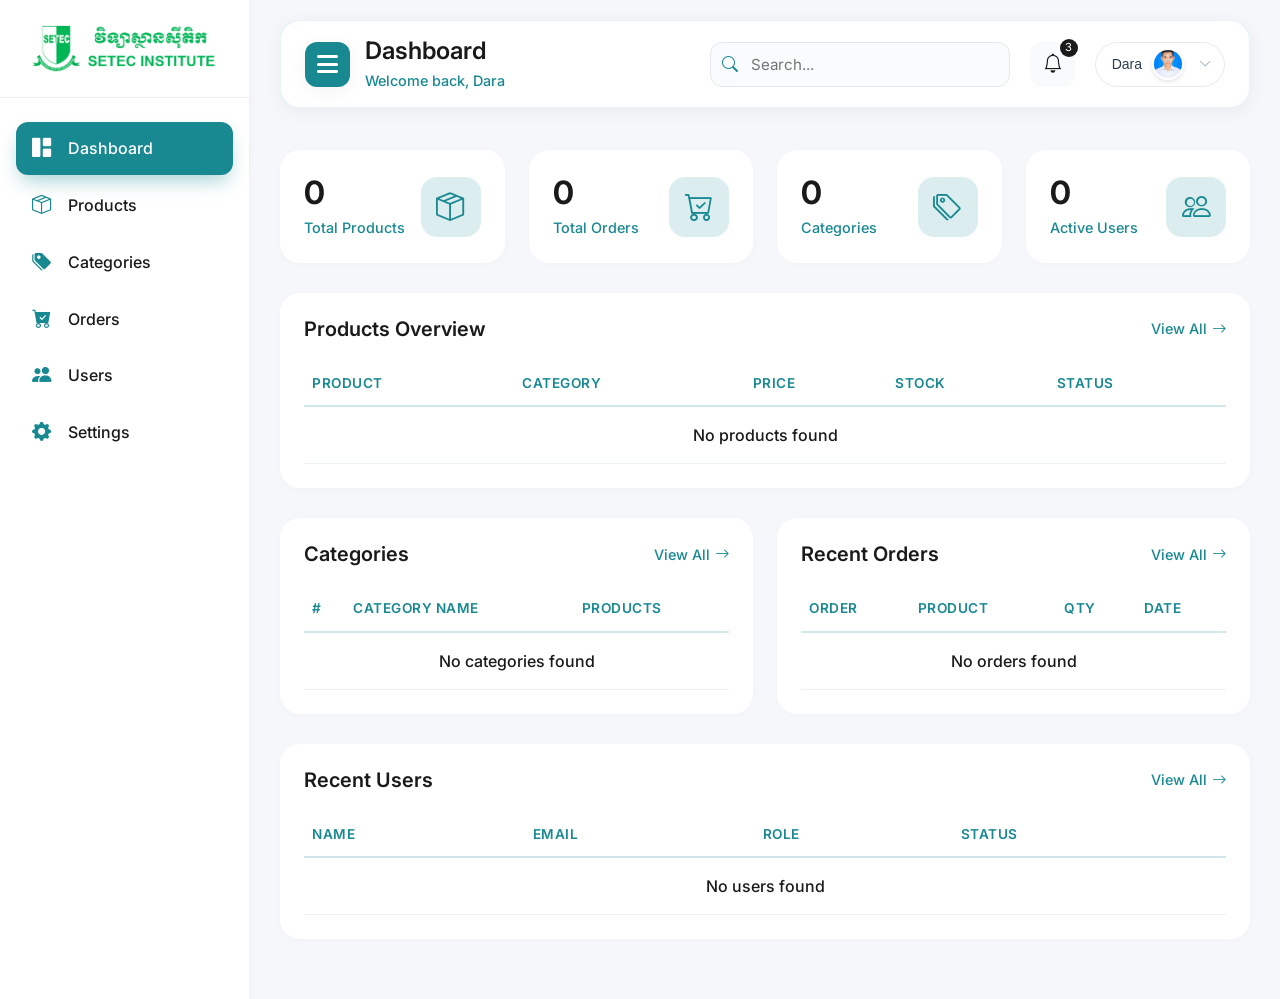
<file: index.html>
<!doctype html>
<html lang="en">
  <head>
    <meta charset="UTF-8" />
    <meta
      name="viewport"
      content="width=device-width, initial-scale=1.0, maximum-scale=1.0, user-scalable=yes" />
    <title>Setec | Dashboard Admin</title>
    <link
      rel="icon"
      type="image/png"
      sizes="180x180"
      href="./image/setec.png" />

    <!-- Font Awesome -->
    <link
      rel="stylesheet"
      href="https://cdnjs.cloudflare.com/ajax/libs/font-awesome/6.0.0/css/all.min.css" />
    <!-- Bootstrap 5 CSS -->
    <link
      href="https://cdn.jsdelivr.net/npm/bootstrap@5.3.0/dist/css/bootstrap.min.css"
      rel="stylesheet" />
    <!-- Bootstrap Icons -->
    <link
      rel="stylesheet"
      href="https://cdn.jsdelivr.net/npm/bootstrap-icons@1.11.0/font/bootstrap-icons.css" />
    <!-- Google Fonts -->
    <link
      href="https://fonts.googleapis.com/css2?family=Inter:wght@300;400;500;600;700&display=swap"
      rel="stylesheet" />
    <!-- Custom CSS -->
    <link rel="stylesheet" href="style.css" />

    <style>
      /* ===== DASHBOARD PAGE SPECIFIC STYLES ===== */

      /* Stats Cards */
      .stats-grid {
        display: grid;
        grid-template-columns: repeat(4, 1fr);
        gap: 24px;
        margin-bottom: 30px;
        margin-top: 50px;
      }

      .stat-card {
        background: var(--light);
        border-radius: 20px;
        padding: 24px;
        box-shadow: var(--shadow-sm);
        display: flex;
        align-items: center;
        justify-content: space-between;
        transition: var(--transition);
        text-decoration: none;
      }

      .stat-card:hover {
        transform: translateY(-5px);
        box-shadow: 0 10px 25px rgba(25, 137, 145, 0.15);
      }

      .stat-info h3 {
        font-size: 2rem;
        font-weight: 700;
        margin: 0 0 5px 0;
        color: var(--dark);
      }

      .stat-info p {
        color: var(--primary);
        margin: 0;
        font-size: 0.9rem;
        font-weight: 500;
      }

      .stat-icon {
        width: 60px;
        height: 60px;
        border-radius: 16px;
        display: flex;
        align-items: center;
        justify-content: center;
        font-size: 1.8rem;
      }

      .stat-icon.products,
      .stat-icon.orders,
      .stat-icon.categories,
      .stat-icon.users {
        background: rgba(25, 137, 145, 0.15);
        color: var(--primary);
      }

      /* Section Cards */
      .section-card {
        background: var(--light);
        border-radius: 20px;
        padding: 24px;
        margin-bottom: 30px;
        box-shadow: 0 2px 10px rgba(0, 0, 0, 0.02);
      }

      .section-card:hover {
        box-shadow: 0 10px 25px rgba(25, 137, 145, 0.1);
      }

      .section-header {
        display: flex;
        justify-content: space-between;
        align-items: center;
        margin-bottom: 20px;
        margin-top: 0;
        flex-wrap: wrap;
        gap: 15px;
      }

      .section-header h3 {
        font-weight: 600;
        margin: 0;
        color: var(--dark);
        font-size: 1.25rem;
      }

      .view-all {
        color: var(--primary);
        text-decoration: none;
        font-weight: 500;
        font-size: 0.9rem;
        display: flex;
        align-items: center;
        gap: 5px;
        transition: var(--transition);
      }

      .view-all:hover {
        color: var(--dark);
        gap: 8px;
      }

      /* Table Styles */
      .table {
        margin: 0;
      }

      .table thead th {
        border-bottom: 2px solid rgba(25, 137, 145, 0.2);
        color: var(--primary);
        font-weight: 600;
        font-size: 0.85rem;
        text-transform: uppercase;
        letter-spacing: 0.5px;
        padding: 12px 8px;
      }

      .table tbody td {
        padding: 16px 8px;
        color: var(--dark);
        font-weight: 500;
        vertical-align: middle;
        border-bottom: 1px solid var(--border-light);
      }

      .table tbody tr:hover {
        background: rgba(25, 137, 145, 0.05);
      }

      /* Badges */
      .badge-success {
        background: #d1fae5;
        color: #065f46;
        padding: 6px 12px;
        border-radius: 30px;
        font-weight: 500;
        font-size: 0.8rem;
      }

      .badge-warning {
        background: #fed7aa;
        color: #92400e;
        padding: 6px 12px;
        border-radius: 30px;
        font-weight: 500;
        font-size: 0.8rem;
      }

      .badge-danger {
        background: #fee2e2;
        color: #991b1b;
        padding: 6px 12px;
        border-radius: 30px;
        font-weight: 500;
        font-size: 0.8rem;
      }

      .badge.bg-secondary {
        background-color: var(--primary) !important;
        color: white;
        padding: 6px 12px;
        border-radius: 30px;
        font-size: 0.8rem;
      }

      /* ===== HEADER FIXES ===== */
      .header {
        background: rgba(255, 255, 255, 0.95);
        backdrop-filter: blur(10px);
        border-radius: 20px;
        padding: 16px 24px;
        box-shadow: var(--shadow-md);
        display: flex;
        justify-content: space-between;
        align-items: center;
        position: fixed;
        top: 20px;
        right: 30px;
        left: calc(250px + 30px);
        z-index: 99;
        border: 1px solid rgba(25, 137, 145, 0.1);
        transition: var(--transition);
      }

      .hamber {
        display: flex;
        align-items: center;
        gap: 15px;
      }

      .page-title {
        display: flex;
        flex-direction: column;
      }

      .page-title h2 {
        font-weight: 600;
        margin: 0;
        color: var(--dark);
        font-size: 1.5rem;
        line-height: 1.2;
      }

      .page-title p {
        color: var(--primary);
        margin: 4px 0 0 0;
        font-size: 0.9rem;
        font-weight: 500;
      }

      .header-actions {
        display: flex;
        align-items: center;
        gap: 20px;
        height: 100%;
      }

      /* Search box alignment */
      .search-box {
        position: relative;
        display: flex;
        align-items: center;
      }

      .search-box i {
        position: absolute;
        left: 12px;
        top: 50%;
        transform: translateY(-50%);
        color: var(--primary);
        z-index: 1;
      }

      .search-box input {
        padding: 10px 16px 10px 40px;
        border: 1px solid #e2e8f0;
        border-radius: 12px;
        width: 300px;
        font-size: 0.95rem;
        transition: var(--transition);
        background: rgba(248, 250, 252, 0.8);
        height: 45px;
        line-height: normal;
      }

      .search-box input:focus {
        outline: none;
        border-color: var(--primary);
        box-shadow: 0 0 0 3px rgba(25, 137, 145, 0.2);
      }

      /* Notification button alignment */
      .notification-btn {
        position: relative;
        background: #f8fafc;
        border: none;
        width: 45px;
        height: 45px;
        border-radius: 12px;
        display: flex;
        align-items: center;
        justify-content: center;
        color: var(--dark);
        transition: var(--transition);
        padding: 0;
      }

      .notification-btn:hover {
        background: var(--primary);
        color: white;
      }

      .notification-btn i {
        font-size: 1.2rem;
      }

      .notification-badge {
        position: absolute;
        top: -3px;
        right: -3px;
        background: var(--dark);
        color: white;
        font-size: 0.7rem;
        width: 18px;
        height: 18px;
        border-radius: 50%;
        display: flex;
        align-items: center;
        justify-content: center;
      }

      /* ===== USER DROPDOWN WITH MENU ===== */
      .user-menu-container {
        position: relative;
        display: inline-block;
      }

      .user-dropdown {
        display: flex;
        align-items: center;
        gap: 10px;
        padding: 6px 12px 6px 16px;
        background: white;
        border-radius: 40px;
        border: 1px solid #eaeaea;
        cursor: pointer;
        transition: all 0.2s ease;
        height: 45px;
        position: relative;
        z-index: 100;
      }

      .user-dropdown:hover {
        background: #f8f9fa;
        border-color: #d0d0d0;
        box-shadow: 0 2px 8px rgba(0, 0, 0, 0.05);
      }

      .user-dropdown span {
        font-size: 14px;
        font-weight: 500;
        color: #2c3e50;
      }

      .user-avatar {
        width: 32px;
        height: 32px;
        border-radius: 50%;
        overflow: hidden;
        border: 2px solid white;
        box-shadow: 0 2px 4px rgba(0, 0, 0, 0.1);
      }

      .user-avatar img {
        width: 100%;
        height: 100%;
        object-fit: cover;
      }

      .dropdown-arrow {
        font-size: 0.8rem;
        color: #94a3b8;
        transition: transform 0.3s ease;
        margin-left: 5px;
      }

      .user-dropdown.active .dropdown-arrow {
        transform: rotate(180deg);
      }

      /* Dropdown Menu */
      .dropdown-menu {
        position: absolute;
        top: calc(100% + 10px);
        right: 0;
        width: 240px;
        background: white;
        border-radius: 16px;
        box-shadow: 0 10px 30px rgba(0, 0, 0, 0.15);
        opacity: 0;
        visibility: hidden;
        transform: translateY(-10px);
        transition: all 0.3s ease;
        z-index: 1000;
        overflow: hidden;
        border: 1px solid rgba(25, 137, 145, 0.1);
      }

      .dropdown-menu.show {
        opacity: 1;
        visibility: visible;
        transform: translateY(0);
      }

      .dropdown-header {
        padding: 16px 16px 8px 16px;
      }

      .dropdown-user-info {
        display: flex;
        flex-direction: column;
      }

      .dropdown-user-info strong {
        font-size: 1rem;
        color: var(--dark);
        margin-bottom: 4px;
      }

      .dropdown-user-info span {
        font-size: 0.8rem;
        color: var(--primary);
      }

      .dropdown-divider {
        height: 1px;
        background: var(--border-light);
        margin: 8px 0;
      }

      .dropdown-item {
        display: flex;
        align-items: center;
        gap: 12px;
        padding: 12px 16px;
        color: var(--dark);
        text-decoration: none;
        transition: all 0.2s ease;
        font-size: 0.95rem;
        cursor: pointer;
        border: none;
        background: none;
        width: 100%;
        text-align: left;
      }

      .dropdown-item:hover {
        background: #f8fafc;
      }

      .dropdown-item i {
        font-size: 1.2rem;
        color: var(--primary);
        width: 20px;
      }

      .dropdown-item.text-danger i {
        color: #dc3545;
      }

      .dropdown-item.text-danger:hover {
        background: #fff5f5;
        color: #dc3545;
      }

      /* Mobile search icon */
      .mobile-search-icon {
        display: none;
        width: 40px;
        height: 40px;
        background: #f8fafc;
        border-radius: 12px;
        align-items: center;
        justify-content: center;
        cursor: pointer;
        color: var(--primary);
        font-size: 1.2rem;
        transition: var(--transition);
      }

      .mobile-search-icon:hover {
        color: white;
      }

      .mobile-search-icon i {
        font-size: 1.2rem;
      }

      /* Mobile search overlay */
      .mobile-search-overlay {
        position: fixed;
        top: 0;
        left: 0;
        width: 100%;
        height: 100%;
        background: rgba(255, 255, 255, 0.98);
        backdrop-filter: blur(10px);
        z-index: 2000;
        display: flex;
        align-items: flex-start;
        justify-content: center;
        padding: 80px 20px 20px 20px;
        opacity: 0;
        visibility: hidden;
        transition: all 0.3s ease;
      }

      .mobile-search-overlay.active {
        opacity: 1;
        visibility: visible;
      }

      .mobile-search-overlay .bi-search {
        position: absolute;
        left: 35px;
        top: 95px;
        color: var(--primary);
        font-size: 1.2rem;
        z-index: 2001;
      }

      .mobile-search-overlay input {
        width: 100%;
        max-width: 500px;
        padding: 15px 20px 15px 50px;
        font-size: 1.1rem;
        border: 2px solid #e2e8f0;
        border-radius: 30px;
        outline: none;
        background: white;
        box-shadow: var(--shadow-md);
      }

      .mobile-search-overlay input:focus {
        border-color: var(--primary);
        box-shadow: 0 0 0 3px rgba(25, 137, 145, 0.2);
      }

      .mobile-search-close {
        position: absolute;
        top: 20px;
        right: 20px;
        width: 45px;
        height: 45px;
        background: var(--primary);
        border-radius: 50%;
        display: flex;
        align-items: center;
        justify-content: center;
        cursor: pointer;
        color: white;
        font-size: 1.2rem;
        transition: var(--transition);
        box-shadow: var(--shadow-md);
      }

      .mobile-search-close:hover {
        background: var(--dark);
        transform: rotate(90deg);
      }

      /* Hamburger button */
      .hamburger-btn {
        display: none;
        width: 45px;
        height: 45px;
        background: var(--primary);
        border: none;
        border-radius: 12px;
        color: white;
        font-size: 1.5rem;
        cursor: pointer;
        z-index: 1000;
        box-shadow: var(--shadow-md);
        transition: var(--transition);
        align-items: center;
        justify-content: center;
      }

      .hamburger-btn:hover {
        background-color: #1f7278;
        transform: scale(1.05);
      }

      .hamburger-btn i {
        font-size: 1.5rem;
      }

      @media (min-width: 769px) {
        .hamburger-btn {
          display: flex;
        }
      }

      /* ===== RESPONSIVE DESIGN ===== */

      /* Tablet (iPad) */
      @media (min-width: 768px) and (max-width: 1024px) {
        .header {
          left: calc(250px + 20px);
          right: 20px;
          padding: 14px 20px;
        }

        .search-box input {
          width: 220px;
          height: 42px;
        }

        .notification-btn {
          width: 42px;
          height: 42px;
        }

        .user-dropdown {
          height: 42px;
        }

        .stats-grid {
          grid-template-columns: repeat(2, 1fr);
          gap: 20px;
          margin-top: 40px;
        }

        .stat-card {
          padding: 20px;
        }

        .stat-info h3 {
          font-size: 1.8rem;
        }

        .section-card {
          padding: 20px;
        }

        .dropdown-menu {
          width: 220px;
        }
      }

      /* Mobile */
      @media (max-width: 767px) {
        .header {
          left: 15px;
          right: 15px;
          top: 15px;
          padding: 12px 16px;
        }

        .hamber {
          gap: 10px;
        }

        .page-title h2 {
          font-size: 1.2rem;
        }

        .page-title p {
          font-size: 0.8rem;
        }

        .hamburger-btn {
          width: 38px;
          height: 38px;
        }

        .hamburger-btn i {
          font-size: 1.2rem;
        }

        .header-actions {
          gap: 8px;
        }

        .search-box {
          display: none;
        }

        .mobile-search-icon {
          display: flex;
          width: 38px;
          height: 38px;
        }

        .notification-btn {
          width: 38px;
          height: 38px;
        }

        .user-dropdown {
          padding: 4px;
          height: 38px;
        }

        .user-dropdown span {
          display: none;
        }

        .dropdown-arrow {
          display: none;
        }

        .user-avatar {
          width: 30px;
          height: 30px;
        }

        .dropdown-menu {
          width: 200px;
          right: 0;
        }

        .dropdown-header {
          padding: 12px 12px 4px 12px;
        }

        .dropdown-item {
          padding: 10px 12px;
          font-size: 0.9rem;
        }

        .main-content {
          padding: 80px 12px 20px 12px;
        }

        .stats-grid {
          grid-template-columns: 1fr;
          gap: 16px;
          margin-top: 20px;
        }

        .stat-card {
          padding: 18px;
        }

        .stat-info h3 {
          font-size: 1.5rem;
        }

        .stat-icon {
          width: 50px;
          height: 50px;
          font-size: 1.5rem;
        }

        .section-card {
          padding: 16px;
          margin-bottom: 20px;
        }

        .section-header {
          margin-bottom: 15px;
        }

        .section-header h3 {
          font-size: 1.1rem;
        }

        /* Horizontal scroll for tables */
        .table-responsive {
          margin: 0 -10px;
          padding: 0 10px;
        }

        .table tbody td {
          padding: 12px 5px;
          font-size: 0.85rem;
        }

        .badge {
          padding: 4px 8px;
          font-size: 0.7rem;
        }
      }

      /* Small phones */
      @media (max-width: 375px) {
        .page-title h2 {
          font-size: 1rem;
        }

        .page-title p {
          font-size: 0.7rem;
        }

        .hamburger-btn {
          width: 34px;
          height: 34px;
        }

        .mobile-search-icon,
        .notification-btn {
          width: 34px;
          height: 34px;
        }

        .user-avatar {
          width: 26px;
          height: 26px;
        }

        .stat-info h3 {
          font-size: 1.3rem;
        }

        .dropdown-menu {
          width: 180px;
        }
      }

      /* Touch-friendly improvements */
      @media (hover: none) and (pointer: coarse) {
        .action-btn {
          width: 44px;
          height: 44px;
        }

        .btn-add {
          min-height: 50px;
        }

        .dropdown-item {
          padding: 14px 16px;
        }
      }

      /* Animations */
      @keyframes searchFadeIn {
        from {
          opacity: 0;
          transform: translateY(-20px);
        }
        to {
          opacity: 1;
          transform: translateY(0);
        }
      }

      .mobile-search-overlay.active input {
        animation: searchFadeIn 0.3s ease forwards;
      }

      @keyframes dropdownFade {
        from {
          opacity: 0;
          transform: translateY(-10px);
        }
        to {
          opacity: 1;
          transform: translateY(0);
        }
      }

      .dropdown-menu.show {
        animation: dropdownFade 0.3s ease forwards;
      }
    </style>
  </head>
  <body>
    <div class="container-fluid g-0">
      <div class="row g-0">
        <!-- Fixed Sidebar -->
        <div class="col-md-3 col-lg-2 px-0">
          <div class="sidebar">
            <div class="sidebar-brand">
              <img src="./image/logo.png" width="200px" alt="Logo" />
            </div>
            <div class="nav-menu">
              <div class="nav-item">
                <a href="index.html" class="nav-link active">
                  <i class="bi bi-grid-1x2-fill"></i>
                  <span>Dashboard</span>
                </a>
              </div>
              <div class="nav-item">
                <a href="products.html" class="nav-link">
                  <i class="bi bi-box-seam"></i>
                  <span>Products</span>
                </a>
              </div>
              <div class="nav-item">
                <a href="categories.html" class="nav-link">
                  <i class="bi bi-tags-fill"></i>
                  <span>Categories</span>
                </a>
              </div>
              <div class="nav-item">
                <a href="orders.html" class="nav-link">
                  <i class="bi bi-cart-check-fill"></i>
                  <span>Orders</span>
                </a>
              </div>
              <div class="nav-item">
                <a href="users.html" class="nav-link">
                  <i class="bi bi-people-fill"></i>
                  <span>Users</span>
                </a>
              </div>
              <div class="nav-item">
                <a href="settings.html" class="nav-link">
                  <i class="bi bi-gear-fill"></i>
                  <span>Settings</span>
                </a>
              </div>
            </div>
          </div>
        </div>

        <!-- Main Content -->
        <div class="main-wrapper">
          <!-- Fixed Header -->
          <div class="header">
            <div class="hamber">
              <button class="hamburger-btn" id="hamburgerBtn">
                <i class="fas fa-bars"></i>
              </button>
              <div class="page-title">
                <h2>Dashboard</h2>
                <p>Welcome back, Dara</p>
              </div>
            </div>

            <div class="header-actions">
              <!-- Mobile search icon -->
              <div class="mobile-search-icon" id="mobileSearchIcon"></div>

              <!-- Regular search box -->
              <div class="search-box">
                <i class="bi bi-search"></i>
                <input type="text" id="globalSearch" placeholder="Search..." />
              </div>

              <button class="notification-btn">
                <i class="bi bi-bell"></i>
                <span class="notification-badge">3</span>
              </button>

              <!-- User Dropdown with Profile & Logout -->
              <div class="user-menu-container">
                <div class="user-dropdown" id="userDropdownBtn">
                  <span>Dara</span>
                  <div class="user-avatar">
                    <img src="./image/aboutme.JPG" alt="Dara" />
                  </div>
                  <i class="bi bi-chevron-down dropdown-arrow"></i>
                </div>

                <!-- Dropdown Menu -->
                <div class="dropdown-menu" id="userDropdownMenu">
                  <div class="dropdown-header">
                    <div class="dropdown-user-info">
                      <strong>Dara</strong>
                      <span>Administrator</span>
                    </div>
                  </div>
                  <div class="dropdown-divider"></div>
                  <a href="settings.html" class="dropdown-item">
                    <i class="bi bi-gear"></i>
                    Settings
                  </a>
                  <div class="dropdown-divider"></div>
                  <a href="#" class="dropdown-item text-danger" id="logoutBtn">
                    <i class="bi bi-box-arrow-right"></i>
                    Logout
                  </a>
                </div>
              </div>
            </div>
          </div>

          <!-- Mobile Search Overlay -->
          <div class="mobile-search-overlay" id="mobileSearchOverlay">
            <i class="bi bi-search"></i>
            <input
              type="text"
              id="mobileSearchInput"
              placeholder="Search products, orders, users..." />
            <div class="mobile-search-close" id="mobileSearchClose">
              <i class="bi bi-x-lg"></i>
            </div>
          </div>

          <!-- Main Content Area -->
          <main class="main-content">
            <!-- Dashboard Section -->
            <div id="dashboard-section">
              <!-- Stats Cards -->
              <div class="stats-grid">
                <a href="products.html" class="stat-card">
                  <div class="stat-info">
                    <h3 id="totalProducts">24</h3>
                    <p>Total Products</p>
                  </div>
                  <div class="stat-icon products">
                    <i class="bi bi-box-seam"></i>
                  </div>
                </a>
                <a href="orders.html" class="stat-card">
                  <div class="stat-info">
                    <h3 id="totalOrders">156</h3>
                    <p>Total Orders</p>
                  </div>
                  <div class="stat-icon orders">
                    <i class="bi bi-cart-check"></i>
                  </div>
                </a>
                <a href="categories.html" class="stat-card">
                  <div class="stat-info">
                    <h3 id="totalCategories">8</h3>
                    <p>Categories</p>
                  </div>
                  <div class="stat-icon categories">
                    <i class="bi bi-tags"></i>
                  </div>
                </a>
                <a href="users.html" class="stat-card">
                  <div class="stat-info">
                    <h3 id="totalUsers">1,254</h3>
                    <p>Active Users</p>
                  </div>
                  <div class="stat-icon users">
                    <i class="bi bi-people"></i>
                  </div>
                </a>
              </div>

              <!-- Products Overview -->
              <div class="section-card">
                <div class="section-header">
                  <h3>Products Overview</h3>
                  <a href="products.html" class="view-all">
                    View All <i class="bi bi-arrow-right"></i>
                  </a>
                </div>
                <div class="table-responsive">
                  <table class="table">
                    <thead>
                      <tr>
                        <th>Product</th>
                        <th>Category</th>
                        <th>Price</th>
                        <th>Stock</th>
                        <th>Status</th>
                      </tr>
                    </thead>
                    <tbody id="dashboardProducts"></tbody>
                  </table>
                </div>
              </div>

              <!-- Categories & Orders Row -->
              <div class="row">
                <div class="col-md-6">
                  <div class="section-card">
                    <div class="section-header">
                      <h3>Categories</h3>
                      <a href="categories.html" class="view-all"
                        >View All <i class="bi bi-arrow-right"></i
                      ></a>
                    </div>
                    <div class="table-responsive">
                      <table class="table">
                        <thead>
                          <tr>
                            <th>#</th>
                            <th>Category Name</th>
                            <th>Products</th>
                          </tr>
                        </thead>
                        <tbody id="dashboardCategories"></tbody>
                      </table>
                    </div>
                  </div>
                </div>
                <div class="col-md-6">
                  <div class="section-card">
                    <div class="section-header">
                      <h3>Recent Orders</h3>
                      <a href="orders.html" class="view-all"
                        >View All <i class="bi bi-arrow-right"></i
                      ></a>
                    </div>
                    <div class="table-responsive">
                      <table class="table">
                        <thead>
                          <tr>
                            <th>Order</th>
                            <th>Product</th>
                            <th>QTY</th>
                            <th>Date</th>
                          </tr>
                        </thead>
                        <tbody id="dashboardOrders"></tbody>
                      </table>
                    </div>
                  </div>
                </div>
              </div>

              <!-- Users Overview -->
              <div class="section-card">
                <div class="section-header">
                  <h3>Recent Users</h3>
                  <a href="users.html" class="view-all"
                    >View All <i class="bi bi-arrow-right"></i
                  ></a>
                </div>
                <div class="table-responsive">
                  <table class="table">
                    <thead>
                      <tr>
                        <th>Name</th>
                        <th>Email</th>
                        <th>Role</th>
                        <th>Status</th>
                      </tr>
                    </thead>
                    <tbody id="dashboardUsers"></tbody>
                  </table>
                </div>
              </div>
            </div>
          </main>
        </div>
      </div>
    </div>

    <!-- Order Modal -->
    <div class="modal fade" id="orderModal" tabindex="-1" aria-hidden="true">
      <div class="modal-dialog">
        <div class="modal-content">
          <div class="modal-header">
            <h5 class="modal-title" id="orderModalTitle">Add Order</h5>
            <button
              type="button"
              class="btn-close"
              data-bs-dismiss="modal"
              aria-label="Close"></button>
          </div>
          <div class="modal-body">
            <form
              id="orderForm"
              onsubmit="
                event.preventDefault();
                saveOrder();
              ">
              <input type="hidden" id="orderId" />
              <div class="mb-3">
                <label for="orderName" class="form-label">Order Name</label>
                <input
                  type="text"
                  class="form-control"
                  id="orderName"
                  placeholder="Enter your order name..." />
              </div>
              <div class="mb-3">
                <label for="orderProduct" class="form-label">Product</label>
                <select class="form-select" id="orderProduct">
                  <option value="">Select Product ▼</option>
                </select>
              </div>
              <div class="mb-3">
                <label for="orderQty" class="form-label">Quantity</label>
                <input
                  type="number"
                  class="form-control"
                  id="orderQty"
                  placeholder="Enter quantity..." />
              </div>
              <div class="mb-3">
                <label for="orderDate" class="form-label">Date</label>
                <input type="date" class="form-control" id="orderDate" />
              </div>
              <div class="mb-3">
                <label for="orderStatus" class="form-label">Status</label>
                <select class="form-select" id="orderStatus">
                  <option value="Pending">Pending</option>
                  <option value="Processing">Processing</option>
                  <option value="Completed">Completed</option>
                  <option value="Cancelled">Cancelled</option>
                </select>
              </div>
            </form>
          </div>
          <div class="modal-footer">
            <button type="button" class="btn btn-light" data-bs-dismiss="modal">
              Cancel
            </button>
            <button type="button" class="btn btn-primary" onclick="saveOrder()">
              <i class="bi bi-check-lg me-1"></i> Save Order
            </button>
          </div>
        </div>
      </div>
    </div>

    <!-- Product Modal -->
    <div class="modal fade" id="productModal" tabindex="-1" aria-hidden="true">
      <div class="modal-dialog">
        <div class="modal-content">
          <div class="modal-header">
            <h5 class="modal-title" id="productModalTitle">Add Product</h5>
            <button
              type="button"
              class="btn-close"
              data-bs-dismiss="modal"
              aria-label="Close"></button>
          </div>
          <div class="modal-body">
            <form
              id="productForm"
              onsubmit="
                event.preventDefault();
                saveProduct();
              ">
              <input type="hidden" id="productId" />
              <div class="mb-3">
                <label for="productName" class="form-label">Product Name</label>
                <input
                  type="text"
                  class="form-control"
                  id="productName"
                  placeholder="Enter product name..." />
              </div>
              <div class="mb-3">
                <label for="productCategory" class="form-label">Category</label>
                <select class="form-select" id="productCategory">
                  <option value="">Select Category</option>
                </select>
              </div>
              <div class="mb-3">
                <label for="productPrice" class="form-label">Price</label>
                <input
                  type="number"
                  step="0.01"
                  class="form-control"
                  id="productPrice"
                  placeholder="Enter price..." />
              </div>
              <div class="mb-3">
                <label for="productQty" class="form-label">Quantity</label>
                <input
                  type="number"
                  class="form-control"
                  id="productQty"
                  placeholder="Enter quantity..." />
              </div>
              <div class="mb-3">
                <label for="productDesc" class="form-label">Description</label>
                <textarea
                  class="form-control"
                  id="productDesc"
                  rows="3"
                  placeholder="Enter description..."></textarea>
              </div>
            </form>
          </div>
          <div class="modal-footer">
            <button type="button" class="btn btn-light" data-bs-dismiss="modal">
              Cancel
            </button>
            <button
              type="button"
              class="btn btn-primary"
              onclick="saveProduct()">
              <i class="bi bi-check-lg me-1"></i> Save Product
            </button>
          </div>
        </div>
      </div>
    </div>

    <!-- Category Modal -->
    <div class="modal fade" id="categoryModal" tabindex="-1" aria-hidden="true">
      <div class="modal-dialog">
        <div class="modal-content">
          <div class="modal-header">
            <h5 class="modal-title" id="categoryModalTitle">Add Category</h5>
            <button
              type="button"
              class="btn-close"
              data-bs-dismiss="modal"
              aria-label="Close"></button>
          </div>
          <div class="modal-body">
            <form
              id="categoryForm"
              onsubmit="
                event.preventDefault();
                saveCategory();
              ">
              <input type="hidden" id="categoryId" />
              <div class="mb-3">
                <label for="categoryName" class="form-label"
                  >Category Name</label
                >
                <input
                  type="text"
                  class="form-control"
                  id="categoryName"
                  placeholder="Enter category name..." />
              </div>
            </form>
          </div>
          <div class="modal-footer">
            <button type="button" class="btn btn-light" data-bs-dismiss="modal">
              Cancel
            </button>
            <button
              type="button"
              class="btn btn-primary"
              onclick="saveCategory()">
              <i class="bi bi-check-lg me-1"></i> Save Category
            </button>
          </div>
        </div>
      </div>
    </div>

    <!-- User Modal -->
    <div class="modal fade" id="userModal" tabindex="-1" aria-hidden="true">
      <div class="modal-dialog">
        <div class="modal-content">
          <div class="modal-header">
            <h5 class="modal-title" id="userModalTitle">Add User</h5>
            <button
              type="button"
              class="btn-close"
              data-bs-dismiss="modal"
              aria-label="Close"></button>
          </div>
          <div class="modal-body">
            <form
              id="userForm"
              onsubmit="
                event.preventDefault();
                saveUser();
              ">
              <input type="hidden" id="userId" />
              <div class="mb-3">
                <label for="firstName" class="form-label">First Name</label>
                <input
                  type="text"
                  class="form-control"
                  id="firstName"
                  placeholder="Enter first name..." />
              </div>
              <div class="mb-3">
                <label for="lastName" class="form-label">Last Name</label>
                <input
                  type="text"
                  class="form-control"
                  id="lastName"
                  placeholder="Enter last name..." />
              </div>
              <div class="mb-3">
                <label for="email" class="form-label">Email</label>
                <input
                  type="email"
                  class="form-control"
                  id="email"
                  placeholder="Enter email..." />
              </div>
              <div class="mb-3">
                <label for="role" class="form-label">Role</label>
                <select class="form-select" id="role">
                  <option value="User">User</option>
                  <option value="Admin">Admin</option>
                  <option value="Manager">Manager</option>
                </select>
              </div>
              <div class="mb-3">
                <label for="userStatus" class="form-label">Status</label>
                <select class="form-select" id="userStatus">
                  <option value="Active">Active</option>
                  <option value="Inactive">Inactive</option>
                </select>
              </div>
              <div class="mb-3">
                <label for="phone" class="form-label">Phone</label>
                <input
                  type="text"
                  class="form-control"
                  id="phone"
                  placeholder="Enter phone number..." />
              </div>
            </form>
          </div>
          <div class="modal-footer">
            <button type="button" class="btn btn-light" data-bs-dismiss="modal">
              Cancel
            </button>
            <button type="button" class="btn btn-primary" onclick="saveUser()">
              <i class="bi bi-check-lg me-1"></i> Save User
            </button>
          </div>
        </div>
      </div>
    </div>

    <!-- Delete Confirmation Modal -->
    <div class="modal fade" id="deleteModal" tabindex="-1" aria-hidden="true">
      <div class="modal-dialog modal-sm">
        <div class="modal-content">
          <div
            class="modal-header delete-modal-header"
            style="background: #c51c1c">
            <h5 class="modal-title text-white">
              <i class="bi bi-exclamation-triangle-fill me-2"></i>
              Confirm Delete
            </h5>
            <button
              type="button"
              class="btn-close btn-close-white"
              data-bs-dismiss="modal"
              aria-label="Close"></button>
          </div>
          <div class="modal-body">
            <p class="mb-0">
              Are you sure you want to delete
              <strong id="deleteItemName"></strong>?
            </p>
          </div>
          <div class="modal-footer">
            <button type="button" class="btn btn-light" data-bs-dismiss="modal">
              <i class="bi bi-x-lg me-1"></i> Cancel
            </button>
            <button
              type="button"
              class="btn btn-danger"
              onclick="confirmDelete()">
              <i class="bi bi-trash me-1"></i> Delete
            </button>
          </div>
        </div>
      </div>
    </div>

    <!-- Toast Container -->
    <div class="toast-container" id="toastContainer"></div>

    <!-- Scripts -->
    <script src="https://cdn.jsdelivr.net/npm/bootstrap@5.3.0/dist/js/bootstrap.bundle.min.js"></script>
    <script src="app.js"></script>
    <script>
      // ===== USER DROPDOWN FUNCTIONALITY =====
      function initUserDropdown() {
        const userDropdownBtn = document.getElementById("userDropdownBtn");
        const userDropdownMenu = document.getElementById("userDropdownMenu");
        const logoutBtn = document.getElementById("logoutBtn");

        if (!userDropdownBtn || !userDropdownMenu) return;

        // Toggle dropdown on click
        userDropdownBtn.addEventListener("click", function (e) {
          e.stopPropagation();
          e.preventDefault();
          this.classList.toggle("active");
          userDropdownMenu.classList.toggle("show");
        });

        // Close dropdown when clicking outside
        document.addEventListener("click", function (e) {
          if (
            !userDropdownBtn.contains(e.target) &&
            !userDropdownMenu.contains(e.target)
          ) {
            userDropdownBtn.classList.remove("active");
            userDropdownMenu.classList.remove("show");
          }
        });

        // Close dropdown on escape key
        document.addEventListener("keydown", function (e) {
          if (e.key === "Escape") {
            userDropdownBtn.classList.remove("active");
            userDropdownMenu.classList.remove("show");
          }
        });

        // Prevent dropdown from closing when clicking inside menu
        userDropdownMenu.addEventListener("click", function (e) {
          e.stopPropagation();
        });

        // Logout functionality
        if (logoutBtn) {
          logoutBtn.addEventListener("click", function (e) {
            e.preventDefault();
            logout();
          });
        }
      }

      // ===== LOGOUT FUNCTION =====
      function logout() {
        // Show confirmation toast
        if (typeof showToast === "function") {
          showToast("Logging out...", "info");
        } else {
          alert("Logging out...");
        }

        // Clear any user session data
        localStorage.removeItem("user");
        localStorage.removeItem("sidebarCollapsed");
        sessionStorage.clear();

        // Redirect to login page after short delay
        setTimeout(() => {
          window.location.href = "./Login/login.html";
        }, 1500);
      }

      // ===== MOBILE SEARCH FUNCTIONALITY =====
      function initMobileSearch() {
        const mobileSearchIcon = document.getElementById("mobileSearchIcon");
        const mobileSearchOverlay = document.getElementById(
          "mobileSearchOverlay",
        );
        const mobileSearchClose = document.getElementById("mobileSearchClose");
        const mobileSearchInput = document.getElementById("mobileSearchInput");

        if (mobileSearchIcon && mobileSearchOverlay) {
          mobileSearchIcon.addEventListener("click", function () {
            mobileSearchOverlay.classList.add("active");
            setTimeout(() => mobileSearchInput.focus(), 300);
          });
        }

        if (mobileSearchClose && mobileSearchOverlay) {
          mobileSearchClose.addEventListener("click", function () {
            mobileSearchOverlay.classList.remove("active");
          });
        }

        if (mobileSearchInput) {
          mobileSearchInput.addEventListener("keyup", function (e) {
            const term = e.target.value.toLowerCase();
            // Handle global search across all data
            if (typeof handleMobileSearch === "function") {
              handleMobileSearch(term);
            }
          });
        }

        // Close with Escape key
        document.addEventListener("keydown", function (e) {
          if (
            e.key === "Escape" &&
            mobileSearchOverlay?.classList.contains("active")
          ) {
            mobileSearchOverlay.classList.remove("active");
          }
        });
      }

      // Page-specific initialization
      document.addEventListener("DOMContentLoaded", function () {
        // Load dashboard data
        if (typeof loadAllData === "function") {
          loadAllData();
        }

        // Initialize user dropdown
        initUserDropdown();

        // Initialize mobile search
        initMobileSearch();

        // Setup global search
        const searchInput = document.getElementById("globalSearch");
        if (searchInput) {
          searchInput.addEventListener("keyup", function (e) {
            const term = e.target.value.toLowerCase();
            // Handle global search (implement based on your needs)
            console.log("Searching for:", term);
          });
        }

        // Fix for iOS tap highlight
        const buttons = document.querySelectorAll(
          "button, .stat-card, .view-all, .user-dropdown, .mobile-search-icon, .dropdown-item",
        );
        buttons.forEach((button) => {
          button.addEventListener("touchstart", function () {}, {
            passive: true,
          });
        });
      });

      // Fix for iOS modal scrolling issue
      document.addEventListener(
        "touchmove",
        function (e) {
          if (e.target.closest(".modal-content")) {
            e.stopPropagation();
          }
        },
        { passive: false },
      );
    </script>
  </body>
</html>
</file>
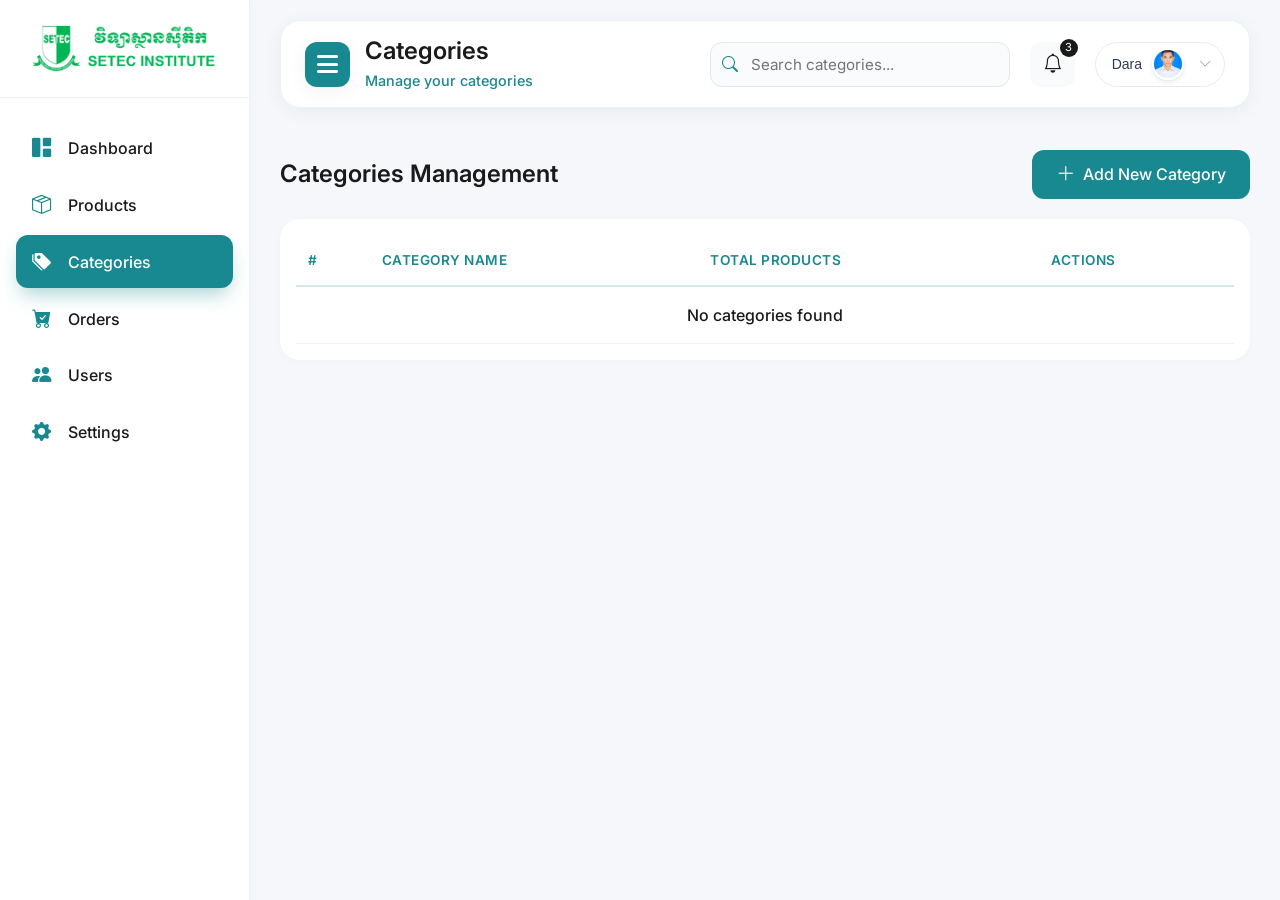
<file: categories.html>
<!doctype html>
<html lang="en">
  <head>
    <meta charset="UTF-8" />
    <meta
      name="viewport"
      content="width=device-width, initial-scale=1.0, maximum-scale=1.0, user-scalable=yes" />
    <title>Setec | Categories Admin</title>
    <link
      rel="icon"
      type="image/png"
      sizes="180x180"
      href="./image/setec.png" />

    <!-- Font Awesome -->
    <link
      rel="stylesheet"
      href="https://cdnjs.cloudflare.com/ajax/libs/font-awesome/6.0.0/css/all.min.css" />
    <!-- Bootstrap 5 CSS -->
    <link
      href="https://cdn.jsdelivr.net/npm/bootstrap@5.3.0/dist/css/bootstrap.min.css"
      rel="stylesheet" />
    <!-- Bootstrap Icons -->
    <link
      rel="stylesheet"
      href="https://cdn.jsdelivr.net/npm/bootstrap-icons@1.11.0/font/bootstrap-icons.css" />
    <!-- Google Fonts -->
    <link
      href="https://fonts.googleapis.com/css2?family=Inter:wght@300;400;500;600;700&display=swap"
      rel="stylesheet" />
    <!-- Custom CSS -->
    <link rel="stylesheet" href="style.css" />

    <style>
      /* ===== VARIABLES ===== */
      :root {
        --primary: #198991;
        --dark: #1a1a1a;
        --light: #ffffff;
        --gray-bg: #f5f7fb;
        --border-light: #edf2f7;
        --transition: all 0.3s ease;
        --shadow-md: 0 4px 20px rgba(0, 0, 0, 0.05);
      }

      /* ===== HEADER FIXES ===== */
      .header {
        background: rgba(255, 255, 255, 0.95);
        backdrop-filter: blur(10px);
        border-radius: 20px;
        padding: 16px 24px;
        box-shadow: var(--shadow-md);
        display: flex;
        justify-content: space-between;
        align-items: center;
        position: fixed;
        top: 20px;
        right: 30px;
        left: calc(250px + 30px);
        z-index: 99;
        border: 1px solid rgba(25, 137, 145, 0.1);
        transition: var(--transition);
      }

      .hamber {
        display: flex;
        align-items: center;
        gap: 15px;
      }

      .page-title {
        display: flex;
        flex-direction: column;
      }

      .page-title h2 {
        font-weight: 600;
        margin: 0;
        color: var(--dark);
        font-size: 1.5rem;
        line-height: 1.2;
      }

      .page-title p {
        color: var(--primary);
        margin: 4px 0 0 0;
        font-size: 0.9rem;
        font-weight: 500;
      }

      .header-actions {
        display: flex;
        align-items: center;
        gap: 20px;
        height: 100%;
      }

      /* Search box alignment */
      .search-box {
        position: relative;
        display: flex;
        align-items: center;
      }

      .search-box i {
        position: absolute;
        left: 12px;
        top: 50%;
        transform: translateY(-50%);
        color: var(--primary);
        z-index: 1;
      }

      .search-box input {
        padding: 10px 16px 10px 40px;
        border: 1px solid #e2e8f0;
        border-radius: 12px;
        width: 300px;
        font-size: 0.95rem;
        transition: var(--transition);
        background: rgba(248, 250, 252, 0.8);
        height: 45px;
        line-height: normal;
      }

      .search-box input:focus {
        outline: none;
        border-color: var(--primary);
        box-shadow: 0 0 0 3px rgba(25, 137, 145, 0.2);
      }

      /* Notification button alignment */
      .notification-btn {
        position: relative;
        background: #f8fafc;
        border: none;
        width: 45px;
        height: 45px;
        border-radius: 12px;
        display: flex;
        align-items: center;
        justify-content: center;
        color: var(--dark);
        transition: var(--transition);
        padding: 0;
      }

      .notification-btn:hover {
        background: var(--primary);
        color: white;
      }

      .notification-btn i {
        font-size: 1.2rem;
      }

      .notification-badge {
        position: absolute;
        top: -3px;
        right: -3px;
        background: var(--dark);
        color: white;
        font-size: 0.7rem;
        width: 18px;
        height: 18px;
        border-radius: 50%;
        display: flex;
        align-items: center;
        justify-content: center;
      }

      /* ===== USER DROPDOWN WITH MENU ===== */
      .user-menu-container {
        position: relative;
        display: inline-block;
      }

      .user-dropdown {
        display: flex;
        align-items: center;
        gap: 10px;
        padding: 6px 12px 6px 16px;
        background: white;
        border-radius: 40px;
        border: 1px solid #eaeaea;
        cursor: pointer;
        transition: all 0.2s ease;
        height: 45px;
        position: relative;
        z-index: 100;
      }

      .user-dropdown:hover {
        background: #f8f9fa;
        border-color: #d0d0d0;
        box-shadow: 0 2px 8px rgba(0, 0, 0, 0.05);
      }

      .user-dropdown span {
        font-size: 14px;
        font-weight: 500;
        color: #2c3e50;
      }

      .user-avatar {
        width: 32px;
        height: 32px;
        border-radius: 50%;
        overflow: hidden;
        border: 2px solid white;
        box-shadow: 0 2px 4px rgba(0, 0, 0, 0.1);
      }

      .user-avatar img {
        width: 100%;
        height: 100%;
        object-fit: cover;
      }

      .dropdown-arrow {
        font-size: 0.8rem;
        color: #94a3b8;
        transition: transform 0.3s ease;
        margin-left: 5px;
      }

      .user-dropdown.active .dropdown-arrow {
        transform: rotate(180deg);
      }

      /* Dropdown Menu */
      .dropdown-menu {
        position: absolute;
        top: calc(100% + 10px);
        right: 0;
        width: 240px;
        background: white;
        border-radius: 16px;
        box-shadow: 0 10px 30px rgba(0, 0, 0, 0.15);
        opacity: 0;
        visibility: hidden;
        transform: translateY(-10px);
        transition: all 0.3s ease;
        z-index: 1000;
        overflow: hidden;
        border: 1px solid rgba(25, 137, 145, 0.1);
      }

      .dropdown-menu.show {
        opacity: 1;
        visibility: visible;
        transform: translateY(0);
      }

      .dropdown-header {
        padding: 16px 16px 8px 16px;
      }

      .dropdown-user-info {
        display: flex;
        flex-direction: column;
      }

      .dropdown-user-info strong {
        font-size: 1rem;
        color: var(--dark);
        margin-bottom: 4px;
      }

      .dropdown-user-info span {
        font-size: 0.8rem;
        color: var(--primary);
      }

      .dropdown-divider {
        height: 1px;
        background: var(--border-light);
        margin: 8px 0;
      }

      .dropdown-item {
        display: flex;
        align-items: center;
        gap: 12px;
        padding: 12px 16px;
        color: var(--dark);
        text-decoration: none;
        transition: all 0.2s ease;
        font-size: 0.95rem;
        cursor: pointer;
        border: none;
        background: none;
        width: 100%;
        text-align: left;
      }

      .dropdown-item:hover {
        background: #f8fafc;
      }

      .dropdown-item i {
        font-size: 1.2rem;
        color: var(--primary);
        width: 20px;
      }

      .dropdown-item.text-danger i {
        color: #dc3545;
      }

      .dropdown-item.text-danger:hover {
        background: #fff5f5;
        color: #dc3545;
      }

      /* Mobile search icon */
      .mobile-search-icon {
        display: none;
        width: 40px;
        height: 40px;
        background: #f8fafc;
        border-radius: 12px;
        align-items: center;
        justify-content: center;
        cursor: pointer;
        color: var(--primary);
        font-size: 1.2rem;
        transition: var(--transition);
      }

      .mobile-search-icon:hover {
        color: white;
      }

      .mobile-search-icon i {
        font-size: 1.2rem;
      }

      /* Mobile search overlay */
      .mobile-search-overlay {
        position: fixed;
        top: 0;
        left: 0;
        width: 100%;
        height: 100%;
        background: rgba(255, 255, 255, 0.98);
        backdrop-filter: blur(10px);
        z-index: 2000;
        display: flex;
        align-items: flex-start;
        justify-content: center;
        padding: 80px 20px 20px 20px;
        opacity: 0;
        visibility: hidden;
        transition: all 0.3s ease;
      }

      .mobile-search-overlay.active {
        opacity: 1;
        visibility: visible;
      }

      .mobile-search-overlay .bi-search {
        position: absolute;
        left: 35px;
        top: 95px;
        color: var(--primary);
        font-size: 1.2rem;
        z-index: 2001;
      }

      .mobile-search-overlay input {
        width: 100%;
        max-width: 500px;
        padding: 15px 20px 15px 50px;
        font-size: 1.1rem;
        border: 2px solid #e2e8f0;
        border-radius: 30px;
        outline: none;
        background: white;
        box-shadow: var(--shadow-md);
      }

      .mobile-search-overlay input:focus {
        border-color: var(--primary);
        box-shadow: 0 0 0 3px rgba(25, 137, 145, 0.2);
      }

      .mobile-search-close {
        position: absolute;
        top: 20px;
        right: 20px;
        width: 45px;
        height: 45px;
        background: var(--primary);
        border-radius: 50%;
        display: flex;
        align-items: center;
        justify-content: center;
        cursor: pointer;
        color: white;
        font-size: 1.2rem;
        transition: var(--transition);
        box-shadow: var(--shadow-md);
      }

      .mobile-search-close:hover {
        background: var(--dark);
        transform: rotate(90deg);
      }

      /* Hamburger button */
      .hamburger-btn {
        display: none;
        width: 45px;
        height: 45px;
        background: var(--primary);
        border: none;
        border-radius: 12px;
        color: white;
        font-size: 1.5rem;
        cursor: pointer;
        z-index: 1000;
        box-shadow: var(--shadow-md);
        transition: var(--transition);
        align-items: center;
        justify-content: center;
      }

      .hamburger-btn:hover {
        background-color: #1f7278;
        transform: scale(1.05);
      }

      .hamburger-btn i {
        font-size: 1.5rem;
      }

      @media (min-width: 769px) {
        .hamburger-btn {
          display: flex;
        }
      }

      /* ===== RESPONSIVE CATEGORIES PAGE ===== */

      /* Section Header */
      .section-header {
        display: flex;
        flex-direction: row;
        justify-content: space-between;
        align-items: center;
        gap: 15px;
        margin-bottom: 20px;
        margin-top: 30px;
      }

      .section-header h3 {
        font-size: 1.5rem;
        font-weight: 600;
        color: var(--dark);
        margin: 0;
      }

      .btn-add {
        background: var(--primary);
        color: white;
        border: none;
        padding: 10px 24px;
        border-radius: 12px;
        font-weight: 500;
        display: inline-flex;
        align-items: center;
        justify-content: center;
        gap: 8px;
        transition: var(--transition);
        font-size: 1rem;
        cursor: pointer;
        white-space: nowrap;
      }

      .btn-add:hover {
        transform: translateY(-2px);
        box-shadow: 0 10px 20px -5px rgba(26, 26, 26, 0.5);
      }

      .btn-add i {
        font-size: 1.2rem;
      }

      /* Table Card */
      .section-card {
        background: var(--light);
        border-radius: 20px;
        padding: 16px;
        margin-bottom: 20px;
        box-shadow: 0 2px 10px rgba(0, 0, 0, 0.02);
      }

      /* Table Styles */
      .table {
        margin: 0;
        min-width: 600px;
      }

      .table thead th {
        border-bottom: 2px solid rgba(25, 137, 145, 0.2);
        color: var(--primary);
        font-weight: 600;
        font-size: 0.85rem;
        text-transform: uppercase;
        letter-spacing: 0.5px;
        padding: 15px 12px;
        white-space: nowrap;
      }

      .table tbody td {
        padding: 16px 12px;
        color: var(--dark);
        font-weight: 500;
        vertical-align: middle;
        border-bottom: 1px solid var(--border-light);
      }

      /* Product Count Badge */
      .badge-product-count {
        background: rgba(25, 137, 145, 0.1);
        color: var(--primary);
        padding: 6px 14px;
        border-radius: 30px;
        font-weight: 500;
        font-size: 0.85rem;
        display: inline-block;
        white-space: nowrap;
      }

      /* Action Buttons */
      .action-btn {
        width: 38px;
        height: 38px;
        border-radius: 10px;
        border: none;
        display: inline-flex;
        align-items: center;
        justify-content: center;
        margin: 0 4px;
        cursor: pointer;
        transition: var(--transition);
      }

      .btn-edit {
        background: rgba(25, 137, 145, 0.1);
        color: var(--primary);
      }

      .btn-edit:hover {
        background: var(--primary);
        color: white;
        transform: scale(1.1);
      }

      .btn-delete {
        background: rgba(220, 53, 69, 0.1);
        color: #dc3545;
      }

      .btn-delete:hover {
        background: #dc3545;
        color: white;
        transform: scale(1.1);
      }

      /* Empty State */
      .empty-state {
        text-align: center;
        padding: 40px 20px;
      }

      .empty-state i {
        font-size: 4rem;
        color: var(--primary);
        opacity: 0.3;
        margin-bottom: 20px;
      }

      .empty-state h5 {
        font-size: 1.3rem;
        color: var(--dark);
        margin-bottom: 10px;
      }

      .empty-state p {
        color: #64748b;
        margin-bottom: 20px;
      }

      /* Delete Modal Header */
      .delete-modal-header {
        background: #dc3545 !important;
        border-bottom: none;
      }

      /* ===== TABLET STYLES (iPad) ===== */
      @media (min-width: 768px) and (max-width: 1024px) {
        .header {
          left: calc(250px + 20px);
          right: 20px;
          padding: 14px 20px;
        }

        .search-box input {
          width: 220px;
          height: 42px;
        }

        .notification-btn {
          width: 42px;
          height: 42px;
        }

        .user-dropdown {
          height: 42px;
        }

        .section-header {
          margin-top: 40px;
        }

        .section-header h3 {
          font-size: 1.5rem;
        }

        .btn-add {
          padding: 10px 20px;
          font-size: 0.95rem;
          width: auto;
        }

        .section-card {
          padding: 20px;
        }

        .table {
          min-width: 100%;
        }

        .table thead th {
          padding: 15px 12px;
          font-size: 0.9rem;
        }

        .table tbody td {
          padding: 18px 12px;
          font-size: 0.95rem;
        }

        .badge-product-count {
          padding: 6px 16px;
          font-size: 0.9rem;
        }

        .action-btn {
          width: 40px;
          height: 40px;
        }

        .action-btn i {
          font-size: 1.1rem;
        }

        .dropdown-menu {
          width: 220px;
        }

        /* Modal adjustments for iPad */
        .modal-dialog {
          max-width: 500px;
          margin: 1.75rem auto;
        }

        .modal-body {
          padding: 24px;
        }

        .modal-footer {
          padding: 20px 24px;
        }

        .modal-footer .btn {
          padding: 10px 24px;
          font-size: 0.95rem;
        }
      }

      /* ===== MOBILE STYLES (Phone) ===== */
      @media (max-width: 767px) {
        .header {
          left: 15px;
          right: 15px;
          top: 15px;
          padding: 12px 16px;
        }

        .hamber {
          gap: 10px;
        }

        .page-title h2 {
          font-size: 1.2rem;
        }

        .page-title p {
          font-size: 0.8rem;
        }

        .hamburger-btn {
          width: 38px;
          height: 38px;
        }

        .hamburger-btn i {
          font-size: 1.2rem;
        }

        .header-actions {
          gap: 8px;
        }

        .search-box {
          display: none;
        }

        .mobile-search-icon {
          display: flex;
          width: 38px;
          height: 38px;
        }

        .notification-btn {
          width: 38px;
          height: 38px;
        }

        .user-dropdown {
          padding: 4px;
          height: 38px;
        }

        .user-dropdown span {
          display: none;
        }

        .dropdown-arrow {
          display: none;
        }

        .user-avatar {
          width: 30px;
          height: 30px;
        }

        .dropdown-menu {
          width: 200px;
          right: 0;
        }

        .dropdown-header {
          padding: 12px 12px 4px 12px;
        }

        .dropdown-item {
          padding: 10px 12px;
          font-size: 0.9rem;
        }

        .main-content {
          padding: 80px 12px 20px 12px;
        }

        .section-header {
          flex-direction: column;
          align-items: stretch;
          margin-top: 20px;
          gap: 12px;
        }

        .section-header h3 {
          font-size: 1.3rem;
          text-align: left;
        }

        .btn-add {
          width: 100%;
          padding: 10px 20px;
          font-size: 1rem;
          border-radius: 14px;
          justify-content: center;
        }

        .btn-add i {
          font-size: 1.3rem;
        }

        .section-card {
          padding: 12px;
          border-radius: 16px;
        }

        /* Horizontal scroll hint */
        .table-responsive {
          position: relative;
          border-radius: 12px;
        }

        .table-responsive::after {
          content: "← Swipe to see more →";
          position: absolute;
          bottom: -25px;
          left: 50%;
          transform: translateX(-50%);
          font-size: 0.75rem;
          color: var(--primary);
          white-space: nowrap;
          animation: fadeInOut 2s infinite;
          pointer-events: none;
        }

        @keyframes fadeInOut {
          0%,
          100% {
            opacity: 0.3;
          }
          50% {
            opacity: 1;
          }
        }

        .table-responsive.scrolled::after {
          display: none;
        }

        .table {
          min-width: 550px;
        }

        .table thead th {
          padding: 12px 10px;
          font-size: 0.8rem;
        }

        .table tbody td {
          padding: 14px 10px;
          font-size: 0.9rem;
        }

        .badge-product-count {
          padding: 5px 12px;
          font-size: 0.8rem;
        }

        .action-btn {
          width: 36px;
          height: 36px;
        }

        .action-btn i {
          font-size: 1rem;
        }

        /* Empty state for mobile */
        .empty-state {
          padding: 30px 15px;
        }

        .empty-state i {
          font-size: 3.5rem;
        }

        .empty-state h5 {
          font-size: 1.2rem;
        }

        .empty-state p {
          font-size: 0.9rem;
        }

        /* Mobile Modal Styles */
        .modal-dialog {
          margin: 10px;
          max-width: calc(100% - 20px);
        }

        .modal-content {
          border-radius: 20px;
        }

        .modal-header {
          padding: 16px 20px;
        }

        .modal-header .modal-title {
          font-size: 1.2rem;
        }

        .modal-body {
          padding: 20px;
        }

        .modal-body .form-label {
          font-size: 0.95rem;
          margin-bottom: 6px;
        }

        .modal-body .form-control {
          padding: 14px 16px;
          font-size: 1rem;
          border-radius: 14px;
        }

        .modal-body .form-text {
          font-size: 0.8rem;
          margin-top: 5px;
        }

        .modal-footer {
          padding: 16px 20px;
          gap: 10px;
          flex-direction: column-reverse;
        }

        .modal-footer .btn {
          width: 100%;
          padding: 14px 20px;
          font-size: 1rem;
          border-radius: 14px;
          margin: 0;
        }

        .modal-footer .btn-light {
          background: #f1f5f9;
          border: 1px solid #e2e8f0;
        }

        .modal-footer .btn-primary,
        .modal-footer .btn-danger {
          margin-bottom: 5px;
        }

        /* Delete modal specific */
        .modal-body p {
          font-size: 1rem;
          line-height: 1.5;
        }

        .modal-body .text-danger {
          font-size: 0.85rem;
          background: #fff5f5;
          padding: 10px;
          border-radius: 12px;
          margin-top: 15px !important;
        }
      }

      /* ===== SMALL PHONES (iPhone SE, etc) ===== */
      @media (max-width: 375px) {
        .page-title h2 {
          font-size: 1rem;
        }

        .page-title p {
          font-size: 0.7rem;
        }

        .hamburger-btn {
          width: 34px;
          height: 34px;
        }

        .mobile-search-icon,
        .notification-btn {
          width: 34px;
          height: 34px;
        }

        .user-avatar {
          width: 26px;
          height: 26px;
        }

        .section-header h3 {
          font-size: 1.2rem;
        }

        .btn-add {
          padding: 12px 16px;
          font-size: 0.95rem;
        }

        .table {
          min-width: 500px;
        }

        .table thead th {
          padding: 10px 8px;
          font-size: 0.75rem;
        }

        .table tbody td {
          padding: 12px 8px;
          font-size: 0.85rem;
        }

        .badge-product-count {
          padding: 4px 10px;
          font-size: 0.75rem;
        }

        .action-btn {
          width: 34px;
          height: 34px;
        }

        .dropdown-menu {
          width: 180px;
        }
      }

      /* Landscape mode on phones */
      @media (max-width: 767px) and (orientation: landscape) {
        .main-content {
          padding: 80px 15px 15px 15px;
        }

        .section-header {
          margin-top: 15px;
        }

        .table-responsive::after {
          content: "← Swipe →";
          bottom: -20px;
        }

        .modal-dialog {
          max-width: 500px;
          margin: 20px auto;
        }

        .modal-footer {
          flex-direction: row;
        }

        .modal-footer .btn {
          width: auto;
          padding: 10px 24px;
        }
      }

      /* iPad Landscape */
      @media (min-width: 1025px) and (max-width: 1366px) {
        .section-header {
          margin-top: 50px;
        }

        .btn-add {
          width: auto;
        }

        .table tbody td {
          font-size: 1rem;
        }
      }

      /* Touch-friendly improvements */
      @media (hover: none) and (pointer: coarse) {
        .action-btn {
          width: 44px;
          height: 44px;
        }

        .action-btn i {
          font-size: 1.2rem;
        }

        .btn-add {
          min-height: 50px;
        }

        .modal-footer .btn {
          min-height: 50px;
        }

        .dropdown-item {
          padding: 14px 16px;
        }
      }

      /* Animations */
      @keyframes searchFadeIn {
        from {
          opacity: 0;
          transform: translateY(-20px);
        }
        to {
          opacity: 1;
          transform: translateY(0);
        }
      }

      .mobile-search-overlay.active input {
        animation: searchFadeIn 0.3s ease forwards;
      }

      @keyframes dropdownFade {
        from {
          opacity: 0;
          transform: translateY(-10px);
        }
        to {
          opacity: 1;
          transform: translateY(0);
        }
      }

      .dropdown-menu.show {
        animation: dropdownFade 0.3s ease forwards;
      }

      /* Hide scroll hint after user scrolls */
      .table-responsive.scrolled::after {
        display: none;
      }
    </style>
  </head>
  <body>
    <div class="container-fluid g-0">
      <div class="row g-0">
        <!-- Fixed Sidebar -->
        <div class="col-md-3 col-lg-2 px-0">
          <div class="sidebar">
            <div class="sidebar-brand">
              <img src="./image/logo.png" width="200px" alt="Logo" />
            </div>
            <div class="nav-menu">
              <div class="nav-item">
                <a href="index.html" class="nav-link">
                  <i class="bi bi-grid-1x2-fill"></i>
                  <span>Dashboard</span>
                </a>
              </div>
              <div class="nav-item">
                <a href="products.html" class="nav-link">
                  <i class="bi bi-box-seam"></i>
                  <span>Products</span>
                </a>
              </div>
              <div class="nav-item">
                <a href="categories.html" class="nav-link active">
                  <i class="bi bi-tags-fill"></i>
                  <span>Categories</span>
                </a>
              </div>
              <div class="nav-item">
                <a href="orders.html" class="nav-link">
                  <i class="bi bi-cart-check-fill"></i>
                  <span>Orders</span>
                </a>
              </div>
              <div class="nav-item">
                <a href="users.html" class="nav-link">
                  <i class="bi bi-people-fill"></i>
                  <span>Users</span>
                </a>
              </div>
              <div class="nav-item">
                <a href="settings.html" class="nav-link">
                  <i class="bi bi-gear-fill"></i>
                  <span>Settings</span>
                </a>
              </div>
            </div>
          </div>
        </div>

        <!-- Main Content -->
        <div class="main-wrapper">
          <!-- Fixed Header -->
          <div class="header">
            <div class="hamber">
              <button class="hamburger-btn" id="hamburgerBtn">
                <i class="fas fa-bars"></i>
              </button>
              <div class="page-title">
                <h2>Categories</h2>
                <p>Manage your categories</p>
              </div>
            </div>

            <div class="header-actions">
              <!-- Mobile search icon -->
              <div class="mobile-search-icon" id="mobileSearchIcon"></div>

              <!-- Regular search box -->
              <div class="search-box">
                <i class="bi bi-search"></i>
                <input
                  type="text"
                  id="searchCategories"
                  placeholder="Search categories..." />
              </div>

              <button class="notification-btn">
                <i class="bi bi-bell"></i>
                <span class="notification-badge">3</span>
              </button>

              <!-- User Dropdown with Profile & Logout -->
              <div class="user-menu-container">
                <div class="user-dropdown" id="userDropdownBtn">
                  <span>Dara</span>
                  <div class="user-avatar">
                    <img src="./image/aboutme.JPG" alt="Dara" />
                  </div>
                  <i class="bi bi-chevron-down dropdown-arrow"></i>
                </div>

                <!-- Dropdown Menu -->
                <div class="dropdown-menu" id="userDropdownMenu">
                  <div class="dropdown-header">
                    <div class="dropdown-user-info">
                      <strong>Dara</strong>
                      <span>Administrator</span>
                    </div>
                  </div>
                  <div class="dropdown-divider"></div>
                  <a href="settings.html" class="dropdown-item">
                    <i class="bi bi-gear"></i>
                    Settings
                  </a>
                  <div class="dropdown-divider"></div>
                  <a href="#" class="dropdown-item text-danger" id="logoutBtn">
                    <i class="bi bi-box-arrow-right"></i>
                    Logout
                  </a>
                </div>
              </div>
            </div>
          </div>

          <!-- Mobile Search Overlay -->
          <div class="mobile-search-overlay" id="mobileSearchOverlay">
            <i class="bi bi-search"></i>
            <input
              type="text"
              id="mobileSearchInput"
              placeholder="Search categories..." />
            <div class="mobile-search-close" id="mobileSearchClose">
              <i class="bi bi-x-lg"></i>
            </div>
          </div>

          <!-- Main Content Area -->
          <main class="main-content">
            <div class="section-header">
              <h3>Categories Management</h3>
              <button class="btn-add" onclick="openCategoryModal()">
                <i class="bi bi-plus-lg"></i> Add New Category
              </button>
            </div>

            <div class="section-card">
              <div class="table-responsive" id="tableResponsive">
                <table class="table table-hover">
                  <thead>
                    <tr>
                      <th>#</th>
                      <th>Category Name</th>
                      <th>Total Products</th>
                      <th>Actions</th>
                    </tr>
                  </thead>
                  <tbody id="categoriesTable">
                    <!-- Categories will be loaded here dynamically -->
                  </tbody>
                </table>
              </div>

              <!-- Empty state -->
              <div
                id="emptyCategoriesMessage"
                class="empty-state"
                style="display: none">
                <i class="bi bi-tags"></i>
                <h5>No categories found</h5>
                <p>
                  Click the "Add New Category" button to create your first
                  category.
                </p>
                <button
                  class="btn-add"
                  onclick="openCategoryModal()"
                  style="width: auto; display: inline-flex">
                  <i class="bi bi-plus-lg"></i> Create Category
                </button>
              </div>
            </div>
          </main>
        </div>
      </div>
    </div>

    <!-- Category Modal -->
    <div class="modal fade" id="categoryModal" tabindex="-1" aria-hidden="true">
      <div class="modal-dialog">
        <div class="modal-content">
          <div class="modal-header">
            <h5 class="modal-title" id="categoryModalTitle">Add Category</h5>
            <button
              type="button"
              class="btn-close"
              data-bs-dismiss="modal"
              aria-label="Close"></button>
          </div>
          <div class="modal-body">
            <form
              id="categoryForm"
              onsubmit="
                event.preventDefault();
                saveCategory();
              ">
              <input type="hidden" id="categoryId" />
              <div class="mb-3">
                <label for="categoryName" class="form-label"
                  >Category Name</label
                >
                <input
                  placeholder="e.g., Electronics, Clothing"
                  type="text"
                  class="form-control"
                  id="categoryName"
                  required />
                <div class="form-text">Category name must be unique.</div>
              </div>
            </form>
          </div>
          <div class="modal-footer">
            <button type="button" class="btn btn-light" data-bs-dismiss="modal">
              Cancel
            </button>
            <button
              type="button"
              class="btn btn-primary"
              onclick="saveCategory()">
              <i class="bi bi-check-lg me-1"></i> Save Category
            </button>
          </div>
        </div>
      </div>
    </div>

    <!-- Delete Modal -->
    <div class="modal fade" id="deleteModal" tabindex="-1" aria-hidden="true">
      <div class="modal-dialog">
        <div class="modal-content">
          <div class="modal-header delete-modal-header">
            <h5 class="modal-title text-white">
              <i class="bi bi-exclamation-triangle-fill me-2"></i>
              Confirm Delete
            </h5>
            <button
              type="button"
              class="btn-close btn-close-white"
              data-bs-dismiss="modal"
              aria-label="Close"></button>
          </div>
          <div class="modal-body">
            <p class="mb-0">
              Are you sure you want to delete
              <strong id="deleteItemName"></strong>?
            </p>
            <div class="text-danger mt-3 small">
              <i class="bi bi-info-circle me-1"></i>
              Products in this category will not be deleted but will need to be
              reassigned.
            </div>
          </div>
          <div class="modal-footer">
            <button type="button" class="btn btn-light" data-bs-dismiss="modal">
              <i class="bi bi-x-lg me-1"></i> Cancel
            </button>
            <button
              type="button"
              class="btn btn-danger"
              onclick="confirmDelete()">
              <i class="bi bi-trash me-1"></i> Delete Category
            </button>
          </div>
        </div>
      </div>
    </div>

    <!-- Toast Container -->
    <div class="toast-container" id="toastContainer"></div>

    <!-- Scripts -->
    <script src="https://cdn.jsdelivr.net/npm/bootstrap@5.3.0/dist/js/bootstrap.bundle.min.js"></script>
    <script src="app.js"></script>
    <script>
      // ===== USER DROPDOWN FUNCTIONALITY =====
      function initUserDropdown() {
        const userDropdownBtn = document.getElementById("userDropdownBtn");
        const userDropdownMenu = document.getElementById("userDropdownMenu");
        const logoutBtn = document.getElementById("logoutBtn");

        if (!userDropdownBtn || !userDropdownMenu) return;

        // Toggle dropdown on click
        userDropdownBtn.addEventListener("click", function (e) {
          e.stopPropagation();
          e.preventDefault();
          this.classList.toggle("active");
          userDropdownMenu.classList.toggle("show");
        });

        // Close dropdown when clicking outside
        document.addEventListener("click", function (e) {
          if (
            !userDropdownBtn.contains(e.target) &&
            !userDropdownMenu.contains(e.target)
          ) {
            userDropdownBtn.classList.remove("active");
            userDropdownMenu.classList.remove("show");
          }
        });

        // Close dropdown on escape key
        document.addEventListener("keydown", function (e) {
          if (e.key === "Escape") {
            userDropdownBtn.classList.remove("active");
            userDropdownMenu.classList.remove("show");
          }
        });

        // Prevent dropdown from closing when clicking inside menu
        userDropdownMenu.addEventListener("click", function (e) {
          e.stopPropagation();
        });

        // Logout functionality
        if (logoutBtn) {
          logoutBtn.addEventListener("click", function (e) {
            e.preventDefault();
            logout();
          });
        }
      }

      // ===== LOGOUT FUNCTION =====
      function logout() {
        // Show confirmation toast
        if (typeof showToast === "function") {
          showToast("Logging out...", "info");
        } else {
          alert("Logging out...");
        }

        // Clear any user session data
        localStorage.removeItem("user");
        localStorage.removeItem("sidebarCollapsed");
        sessionStorage.clear();

        // Redirect to login page after short delay
        setTimeout(() => {
          window.location.href = "./Login/login.html";
        }, 1500);
      }

      // Page-specific initialization
      document.addEventListener("DOMContentLoaded", function () {
        // Ensure categories are loaded when page loads
        if (typeof loadCategories === "function") {
          loadCategories();
        }

        // Initialize user dropdown
        initUserDropdown();

        // Setup search functionality
        const searchInput = document.getElementById("searchCategories");
        if (searchInput) {
          searchInput.addEventListener("keyup", function (e) {
            const term = e.target.value.toLowerCase();
            if (typeof categories !== "undefined") {
              const filtered = categories.filter((c) =>
                c.toLowerCase().includes(term),
              );
              if (typeof displayFilteredCategories === "function") {
                displayFilteredCategories(filtered);
              }
            }
          });
        }

        // Mobile search functionality
        const mobileSearchIcon = document.getElementById("mobileSearchIcon");
        const mobileSearchOverlay = document.getElementById(
          "mobileSearchOverlay",
        );
        const mobileSearchClose = document.getElementById("mobileSearchClose");
        const mobileSearchInput = document.getElementById("mobileSearchInput");

        if (mobileSearchIcon && mobileSearchOverlay) {
          mobileSearchIcon.addEventListener("click", function () {
            mobileSearchOverlay.classList.add("active");
            setTimeout(() => mobileSearchInput.focus(), 300);
          });
        }

        if (mobileSearchClose && mobileSearchOverlay) {
          mobileSearchClose.addEventListener("click", function () {
            mobileSearchOverlay.classList.remove("active");
          });
        }

        if (mobileSearchInput) {
          mobileSearchInput.addEventListener("keyup", function (e) {
            const term = e.target.value.toLowerCase();
            if (typeof categories !== "undefined") {
              const filtered = categories.filter((c) =>
                c.toLowerCase().includes(term),
              );
              if (typeof displayFilteredCategories === "function") {
                displayFilteredCategories(filtered);
              }
            }
          });
        }

        // Close mobile search with Escape key
        document.addEventListener("keydown", function (e) {
          if (
            e.key === "Escape" &&
            mobileSearchOverlay?.classList.contains("active")
          ) {
            mobileSearchOverlay.classList.remove("active");
          }
        });

        // Remove scroll hint after user scrolls
        const tableResponsive = document.getElementById("tableResponsive");
        if (tableResponsive) {
          tableResponsive.addEventListener("scroll", function () {
            this.classList.add("scrolled");
          });
        }

        // Fix for iOS tap highlight
        const buttons = document.querySelectorAll(
          "button, .btn-add, .action-btn, .user-dropdown, .mobile-search-icon, .dropdown-item",
        );
        buttons.forEach((button) => {
          button.addEventListener("touchstart", function () {}, {
            passive: true,
          });
        });
      });

      // Fix for iOS modal scrolling issue
      document.addEventListener(
        "touchmove",
        function (e) {
          if (e.target.closest(".modal-content")) {
            e.stopPropagation();
          }
        },
        { passive: false },
      );
    </script>
  </body>
</html>
</file>
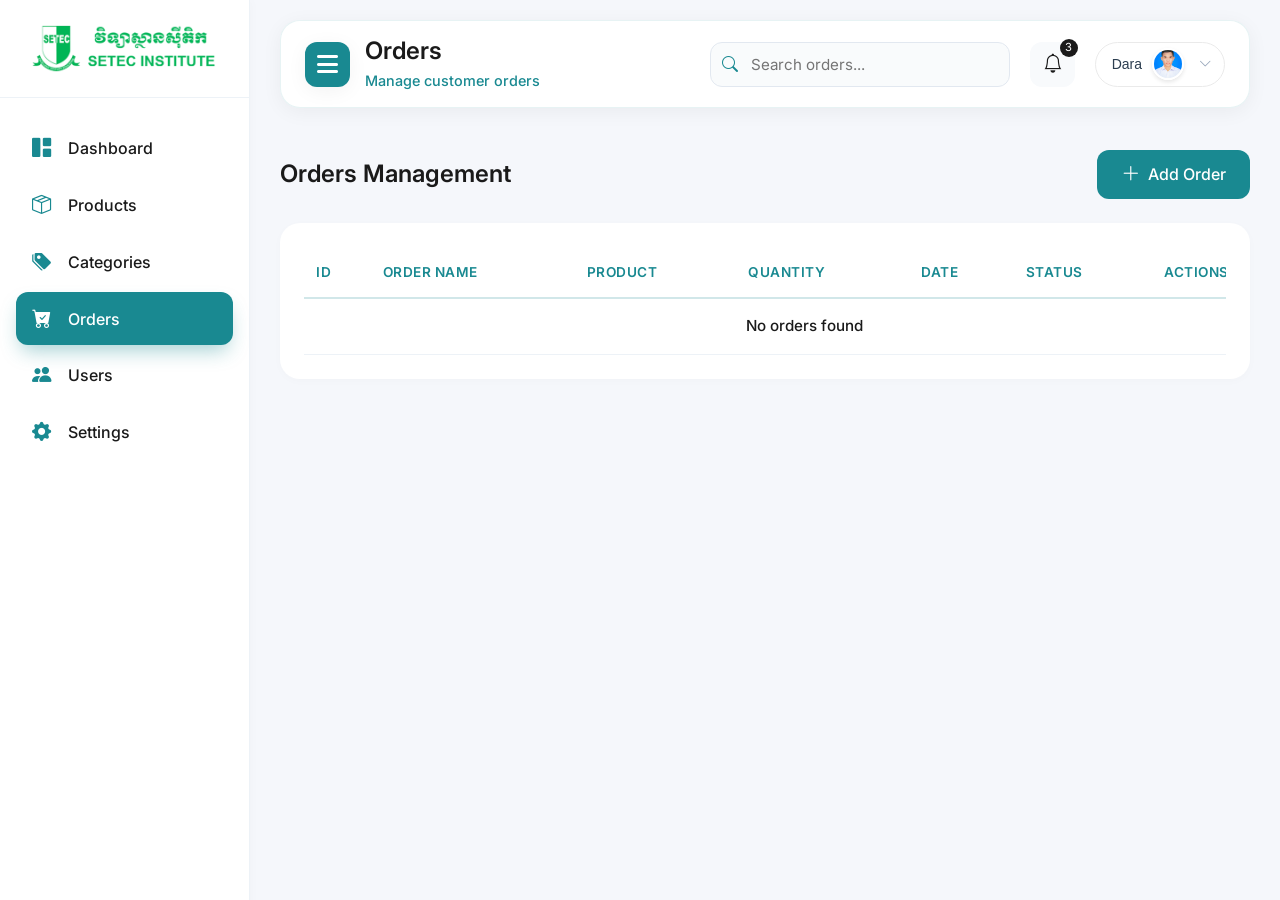
<file: orders.html>
<!doctype html>
<html lang="en">
  <head>
    <meta charset="UTF-8" />
    <meta
      name="viewport"
      content="width=device-width, initial-scale=1.0, maximum-scale=1.0, user-scalable=yes" />
    <title>Setec | Orders Admin</title>
    <link
      rel="icon"
      type="image/png"
      sizes="180x180"
      href="./image/setec.png" />

    <!-- Font Awesome -->
    <link
      rel="stylesheet"
      href="https://cdnjs.cloudflare.com/ajax/libs/font-awesome/6.0.0/css/all.min.css" />
    <!-- Bootstrap 5 CSS -->
    <link
      href="https://cdn.jsdelivr.net/npm/bootstrap@5.3.0/dist/css/bootstrap.min.css"
      rel="stylesheet" />
    <!-- Bootstrap Icons -->
    <link
      rel="stylesheet"
      href="https://cdn.jsdelivr.net/npm/bootstrap-icons@1.11.0/font/bootstrap-icons.css" />
    <!-- Google Fonts -->
    <link
      href="https://fonts.googleapis.com/css2?family=Inter:wght@300;400;500;600;700&display=swap"
      rel="stylesheet" />
    <!-- Custom CSS -->
    <link rel="stylesheet" href="style.css" />

    <style>
      /* ===== VARIABLES ===== */
      :root {
        --primary: #198991;
        --dark: #1a1a1a;
        --light: #ffffff;
        --gray-bg: #f5f7fb;
        --border-light: #edf2f7;
        --transition: all 0.3s ease;
        --shadow-md: 0 4px 20px rgba(0, 0, 0, 0.05);
      }

      /* ===== ORDERS PAGE STYLES ===== */

      /* Section Header */
      .section-header {
        display: flex;
        flex-direction: row;
        justify-content: space-between;
        align-items: center;
        gap: 15px;
        margin-bottom: 24px;
        margin-top: 30px;
      }

      .section-header h3 {
        font-size: 1.5rem;
        font-weight: 600;
        color: var(--dark);
        margin: 0;
      }

      /* Add Order Button */
      .btn-add {
        background: var(--primary);
        color: white;
        border: none;
        padding: 10px 24px;
        border-radius: 12px;
        font-weight: 500;
        display: inline-flex;
        align-items: center;
        justify-content: center;
        gap: 8px;
        transition: var(--transition);
        font-size: 1rem;
        cursor: pointer;
        white-space: nowrap;
      }

      .btn-add:hover {
        background: var(--dark);
        transform: translateY(-2px);
        box-shadow: 0 10px 20px -5px rgba(26, 26, 26, 0.5);
      }

      .btn-add i {
        font-size: 1.2rem;
      }

      /* Table Card */
      .section-card {
        background: var(--light);
        border-radius: 20px;
        padding: 24px;
        margin-bottom: 30px;
        box-shadow: 0 2px 10px rgba(0, 0, 0, 0.02);
      }

      /* Table Styles */
      .table {
        margin: 0;
        min-width: 1000px;
      }

      .table thead th {
        border-bottom: 2px solid rgba(25, 137, 145, 0.2);
        color: var(--primary);
        font-weight: 600;
        font-size: 0.85rem;
        text-transform: uppercase;
        letter-spacing: 0.5px;
        padding: 15px 12px;
        white-space: nowrap;
      }

      .table tbody td {
        padding: 16px 12px;
        color: var(--dark);
        font-weight: 500;
        vertical-align: middle;
        border-bottom: 1px solid var(--border-light);
      }

      .table tbody tr:hover {
        background: rgba(25, 137, 145, 0.05);
      }

      /* Status Badges */
      .badge {
        padding: 6px 12px;
        border-radius: 30px;
        font-weight: 500;
        font-size: 0.8rem;
        display: inline-block;
        white-space: nowrap;
      }

      .badge-success {
        background: #d1fae5;
        color: #065f46;
      }

      .badge-warning {
        background: #fed7aa;
        color: #92400e;
      }

      .badge-danger {
        background: #fee2e2;
        color: #991b1b;
      }

      .badge-secondary {
        background: #e2e8f0;
        color: #475569;
      }

      /* Action Buttons */
      .action-btn {
        width: 36px;
        height: 36px;
        border-radius: 10px;
        border: none;
        display: inline-flex;
        align-items: center;
        justify-content: center;
        margin: 0 4px;
        cursor: pointer;
        transition: var(--transition);
      }

      .btn-edit {
        background: rgba(25, 137, 145, 0.1);
        color: var(--primary);
      }

      .btn-edit:hover {
        background: var(--primary);
        color: white;
        transform: scale(1.1);
      }

      .btn-delete {
        background: rgba(220, 53, 69, 0.1);
        color: #dc3545;
      }

      .btn-delete:hover {
        background: #dc3545;
        color: white;
        transform: scale(1.1);
      }

      /* Empty State */
      .empty-state {
        text-align: center;
        padding: 60px 20px;
      }

      .empty-state i {
        font-size: 4rem;
        color: var(--primary);
        opacity: 0.3;
        margin-bottom: 20px;
      }

      .empty-state h5 {
        font-size: 1.3rem;
        color: var(--dark);
        margin-bottom: 10px;
        font-weight: 600;
      }

      .empty-state p {
        color: #64748b;
        margin-bottom: 25px;
        font-size: 1rem;
      }

      .empty-state .btn-add {
        width: auto;
        display: inline-flex;
      }

      /* Delete Modal Header */
      .delete-modal-header {
        background: #dc3545 !important;
        border-bottom: none;
      }

      /* ===== HEADER FIXES ===== */
      .header {
        background: rgba(255, 255, 255, 0.95);
        backdrop-filter: blur(10px);
        border-radius: 20px;
        padding: 16px 24px;
        box-shadow: var(--shadow-md);
        display: flex;
        justify-content: space-between;
        align-items: center;
        position: fixed;
        top: 20px;
        right: 30px;
        left: calc(250px + 30px);
        z-index: 99;
        border: 1px solid rgba(25, 137, 145, 0.1);
        transition: var(--transition);
      }

      .hamber {
        display: flex;
        align-items: center;
        gap: 15px;
      }

      .page-title {
        display: flex;
        flex-direction: column;
      }

      .page-title h2 {
        font-weight: 600;
        margin: 0;
        color: var(--dark);
        font-size: 1.5rem;
        line-height: 1.2;
      }

      .page-title p {
        color: var(--primary);
        margin: 4px 0 0 0;
        font-size: 0.9rem;
        font-weight: 500;
      }

      .header-actions {
        display: flex;
        align-items: center;
        gap: 20px;
        height: 100%;
      }

      /* Search box alignment */
      .search-box {
        position: relative;
        display: flex;
        align-items: center;
      }

      .search-box i {
        position: absolute;
        left: 12px;
        top: 50%;
        transform: translateY(-50%);
        color: var(--primary);
        z-index: 1;
      }

      .search-box input {
        padding: 10px 16px 10px 40px;
        border: 1px solid #e2e8f0;
        border-radius: 12px;
        width: 300px;
        font-size: 0.95rem;
        transition: var(--transition);
        background: rgba(248, 250, 252, 0.8);
        height: 45px;
        line-height: normal;
      }

      .search-box input:focus {
        outline: none;
        border-color: var(--primary);
        box-shadow: 0 0 0 3px rgba(25, 137, 145, 0.2);
      }

      /* Notification button alignment */
      .notification-btn {
        position: relative;
        background: #f8fafc;
        border: none;
        width: 45px;
        height: 45px;
        border-radius: 12px;
        display: flex;
        align-items: center;
        justify-content: center;
        color: var(--dark);
        transition: var(--transition);
        padding: 0;
      }

      .notification-btn:hover {
        background: var(--primary);
        color: white;
      }

      .notification-btn i {
        font-size: 1.2rem;
      }

      .notification-badge {
        position: absolute;
        top: -3px;
        right: -3px;
        background: var(--dark);
        color: white;
        font-size: 0.7rem;
        width: 18px;
        height: 18px;
        border-radius: 50%;
        display: flex;
        align-items: center;
        justify-content: center;
      }

      /* ===== USER DROPDOWN WITH MENU ===== */
      .user-menu-container {
        position: relative;
        display: inline-block;
      }

      .user-dropdown {
        display: flex;
        align-items: center;
        gap: 10px;
        padding: 6px 12px 6px 16px;
        background: white;
        border-radius: 40px;
        border: 1px solid #eaeaea;
        cursor: pointer;
        transition: all 0.2s ease;
        height: 45px;
        position: relative;
        z-index: 100;
      }

      .user-dropdown:hover {
        background: #f8f9fa;
        border-color: #d0d0d0;
        box-shadow: 0 2px 8px rgba(0, 0, 0, 0.05);
      }

      .user-dropdown span {
        font-size: 14px;
        font-weight: 500;
        color: #2c3e50;
      }

      .user-avatar {
        width: 32px;
        height: 32px;
        border-radius: 50%;
        overflow: hidden;
        border: 2px solid white;
        box-shadow: 0 2px 4px rgba(0, 0, 0, 0.1);
      }

      .user-avatar img {
        width: 100%;
        height: 100%;
        object-fit: cover;
      }

      .dropdown-arrow {
        font-size: 0.8rem;
        color: #94a3b8;
        transition: transform 0.3s ease;
        margin-left: 5px;
      }

      .user-dropdown.active .dropdown-arrow {
        transform: rotate(180deg);
      }

      /* Dropdown Menu */
      .dropdown-menu {
        position: absolute;
        top: calc(100% + 10px);
        right: 0;
        width: 240px;
        background: white;
        border-radius: 16px;
        box-shadow: 0 10px 30px rgba(0, 0, 0, 0.15);
        opacity: 0;
        visibility: hidden;
        transform: translateY(-10px);
        transition: all 0.3s ease;
        z-index: 1000;
        overflow: hidden;
        border: 1px solid rgba(25, 137, 145, 0.1);
      }

      .dropdown-menu.show {
        opacity: 1;
        visibility: visible;
        transform: translateY(0);
      }

      .dropdown-header {
        padding: 16px 16px 8px 16px;
      }

      .dropdown-user-info {
        display: flex;
        flex-direction: column;
      }

      .dropdown-user-info strong {
        font-size: 1rem;
        color: var(--dark);
        margin-bottom: 4px;
      }

      .dropdown-user-info span {
        font-size: 0.8rem;
        color: var(--primary);
      }

      .dropdown-divider {
        height: 1px;
        background: var(--border-light);
        margin: 8px 0;
      }

      .dropdown-item {
        display: flex;
        align-items: center;
        gap: 12px;
        padding: 12px 16px;
        color: var(--dark);
        text-decoration: none;
        transition: all 0.2s ease;
        font-size: 0.95rem;
        cursor: pointer;
        border: none;
        background: none;
        width: 100%;
        text-align: left;
      }

      .dropdown-item:hover {
        background: #f8fafc;
      }

      .dropdown-item i {
        font-size: 1.2rem;
        color: var(--primary);
        width: 20px;
      }

      .dropdown-item.text-danger i {
        color: #dc3545;
      }

      .dropdown-item.text-danger:hover {
        background: #fff5f5;
        color: #dc3545;
      }

      /* Mobile search icon */
      .mobile-search-icon {
        display: none;
        width: 40px;
        height: 40px;
        background: #f8fafc;
        border-radius: 12px;
        align-items: center;
        justify-content: center;
        cursor: pointer;
        color: var(--primary);
        font-size: 1.2rem;
        transition: var(--transition);
      }

      .mobile-search-icon:hover {
        color: white;
      }

      .mobile-search-icon i {
        font-size: 1.2rem;
      }

      /* Mobile search overlay */
      .mobile-search-overlay {
        position: fixed;
        top: 0;
        left: 0;
        width: 100%;
        height: 100%;
        background: rgba(255, 255, 255, 0.98);
        backdrop-filter: blur(10px);
        z-index: 2000;
        display: flex;
        align-items: flex-start;
        justify-content: center;
        padding: 80px 20px 20px 20px;
        opacity: 0;
        visibility: hidden;
        transition: all 0.3s ease;
      }

      .mobile-search-overlay.active {
        opacity: 1;
        visibility: visible;
      }

      .mobile-search-overlay .bi-search {
        position: absolute;
        left: 35px;
        top: 95px;
        color: var(--primary);
        font-size: 1.2rem;
        z-index: 2001;
      }

      .mobile-search-overlay input {
        width: 100%;
        max-width: 500px;
        padding: 15px 20px 15px 50px;
        font-size: 1.1rem;
        border: 2px solid #e2e8f0;
        border-radius: 30px;
        outline: none;
        background: white;
        box-shadow: var(--shadow-md);
      }

      .mobile-search-overlay input:focus {
        border-color: var(--primary);
        box-shadow: 0 0 0 3px rgba(25, 137, 145, 0.2);
      }

      .mobile-search-close {
        position: absolute;
        top: 20px;
        right: 20px;
        width: 45px;
        height: 45px;
        background: var(--primary);
        border-radius: 50%;
        display: flex;
        align-items: center;
        justify-content: center;
        cursor: pointer;
        color: white;
        font-size: 1.2rem;
        transition: var(--transition);
        box-shadow: var(--shadow-md);
      }

      .mobile-search-close:hover {
        background: var(--dark);
        transform: rotate(90deg);
      }

      /* Hamburger button */
      .hamburger-btn {
        display: none;
        width: 45px;
        height: 45px;
        background: var(--primary);
        border: none;
        border-radius: 12px;
        color: white;
        font-size: 1.5rem;
        cursor: pointer;
        z-index: 1000;
        box-shadow: var(--shadow-md);
        transition: var(--transition);
        align-items: center;
        justify-content: center;
      }

      .hamburger-btn:hover {
        background-color: #1f7278;
        transform: scale(1.05);
      }

      .hamburger-btn i {
        font-size: 1.5rem;
      }

      @media (min-width: 769px) {
        .hamburger-btn {
          display: flex;
        }
      }

      /* ===== TABLET STYLES (iPad) ===== */
      @media (min-width: 768px) and (max-width: 1024px) {
        .header {
          left: calc(250px + 20px);
          right: 20px;
          padding: 14px 20px;
        }

        .search-box input {
          width: 220px;
          height: 42px;
        }

        .notification-btn {
          width: 42px;
          height: 42px;
        }

        .user-dropdown {
          height: 42px;
        }

        .section-header {
          margin-top: 40px;
        }

        .section-header h3 {
          font-size: 1.5rem;
        }

        .btn-add {
          padding: 10px 20px;
          font-size: 0.95rem;
        }

        .section-card {
          padding: 20px;
        }

        .table {
          min-width: 900px;
        }

        .table thead th {
          padding: 15px 10px;
          font-size: 0.85rem;
        }

        .table tbody td {
          padding: 16px 10px;
          font-size: 0.9rem;
        }

        .action-btn {
          width: 38px;
          height: 38px;
        }

        .badge {
          padding: 5px 10px;
          font-size: 0.75rem;
        }

        .dropdown-menu {
          width: 220px;
        }
      }

      /* ===== MOBILE STYLES (Phone) ===== */
      @media (max-width: 767px) {
        .header {
          left: 15px;
          right: 15px;
          top: 15px;
          padding: 12px 16px;
        }

        .hamber {
          gap: 10px;
        }

        .page-title h2 {
          font-size: 1.2rem;
        }

        .page-title p {
          font-size: 0.8rem;
        }

        .hamburger-btn {
          width: 38px;
          height: 38px;
        }

        .hamburger-btn i {
          font-size: 1.2rem;
        }

        .header-actions {
          gap: 8px;
        }

        .search-box {
          display: none;
        }

        .mobile-search-icon {
          display: flex;
          width: 38px;
          height: 38px;
        }

        .notification-btn {
          width: 38px;
          height: 38px;
        }

        .user-dropdown {
          padding: 4px;
          height: 38px;
        }

        .user-dropdown span {
          display: none;
        }

        .dropdown-arrow {
          display: none;
        }

        .user-avatar {
          width: 30px;
          height: 30px;
        }

        .dropdown-menu {
          width: 200px;
          right: 0;
        }

        .dropdown-header {
          padding: 12px 12px 4px 12px;
        }

        .dropdown-item {
          padding: 10px 12px;
          font-size: 0.9rem;
        }

        .main-content {
          padding: 80px 12px 20px 12px;
        }

        .section-header {
          flex-direction: column;
          align-items: stretch;
          margin-top: 20px;
          gap: 12px;
        }

        .section-header h3 {
          font-size: 1.3rem;
          text-align: left;
        }

        .btn-add {
          width: 100%;
          padding: 10px 20px;
          font-size: 1rem;
          border-radius: 14px;
          justify-content: center;
        }

        .btn-add i {
          font-size: 1.3rem;
        }

        .section-card {
          padding: 12px;
          border-radius: 16px;
        }

        /* Horizontal scroll hint */
        .table-responsive {
          position: relative;
          border-radius: 12px;
        }

        .table-responsive::after {
          content: "← Swipe to see more →";
          position: absolute;
          bottom: -25px;
          left: 50%;
          transform: translateX(-50%);
          font-size: 0.75rem;
          color: var(--primary);
          white-space: nowrap;
          animation: fadeInOut 2s infinite;
          pointer-events: none;
        }

        @keyframes fadeInOut {
          0%,
          100% {
            opacity: 0.3;
          }
          50% {
            opacity: 1;
          }
        }

        .table-responsive.scrolled::after {
          display: none;
        }

        .table {
          min-width: 800px;
        }

        .table thead th {
          padding: 12px 8px;
          font-size: 0.75rem;
        }

        .table tbody td {
          padding: 12px 8px;
          font-size: 0.85rem;
        }

        .badge {
          padding: 4px 8px;
          font-size: 0.7rem;
        }

        .action-btn {
          width: 34px;
          height: 34px;
        }

        .action-btn i {
          font-size: 0.9rem;
        }

        /* Empty state for mobile */
        .empty-state {
          padding: 40px 15px;
        }

        .empty-state i {
          font-size: 3.5rem;
        }

        .empty-state h5 {
          font-size: 1.2rem;
        }

        .empty-state p {
          font-size: 0.9rem;
        }

        /* Mobile Modal Styles */
        .modal-dialog {
          margin: 10px;
          max-width: calc(100% - 20px);
        }

        .modal-content {
          border-radius: 20px;
        }

        .modal-header {
          padding: 16px 20px;
        }

        .modal-header .modal-title {
          font-size: 1.2rem;
        }

        .modal-body {
          padding: 20px;
        }

        .modal-body .form-label {
          font-size: 0.95rem;
          margin-bottom: 6px;
        }

        .modal-body .form-control,
        .modal-body .form-select {
          padding: 14px 16px;
          font-size: 1rem;
          border-radius: 14px;
        }

        .modal-body .form-text {
          font-size: 0.8rem;
          margin-top: 5px;
        }

        .modal-footer {
          padding: 16px 20px;
          gap: 10px;
          flex-direction: column-reverse;
        }

        .modal-footer .btn {
          width: 100%;
          padding: 14px 20px;
          font-size: 1rem;
          border-radius: 14px;
          margin: 0;
        }

        .modal-footer .btn-light {
          background: #f1f5f9;
          border: 1px solid #e2e8f0;
        }

        .modal-footer .btn-primary,
        .modal-footer .btn-danger {
          margin-bottom: 5px;
        }

        /* Delete modal specific */
        .modal-body p {
          font-size: 1rem;
          line-height: 1.5;
        }

        .modal-body .text-danger {
          font-size: 0.85rem;
          background: #fff5f5;
          padding: 10px;
          border-radius: 12px;
          margin-top: 15px !important;
        }
      }

      /* ===== SMALL PHONES (iPhone SE, etc) ===== */
      @media (max-width: 375px) {
        .page-title h2 {
          font-size: 1rem;
        }

        .page-title p {
          font-size: 0.7rem;
        }

        .hamburger-btn {
          width: 34px;
          height: 34px;
        }

        .mobile-search-icon,
        .notification-btn {
          width: 34px;
          height: 34px;
        }

        .user-avatar {
          width: 26px;
          height: 26px;
        }

        .section-header h3 {
          font-size: 1.2rem;
        }

        .btn-add {
          padding: 12px 16px;
          font-size: 0.95rem;
        }

        .table {
          min-width: 700px;
        }

        .table thead th {
          padding: 10px 6px;
          font-size: 0.7rem;
        }

        .table tbody td {
          padding: 10px 6px;
          font-size: 0.8rem;
        }

        .badge {
          padding: 3px 6px;
          font-size: 0.65rem;
        }

        .action-btn {
          width: 32px;
          height: 32px;
        }

        .dropdown-menu {
          width: 180px;
        }
      }

      /* Landscape mode on phones */
      @media (max-width: 767px) and (orientation: landscape) {
        .main-content {
          padding: 80px 15px 15px 15px;
        }

        .section-header {
          margin-top: 15px;
        }

        .table-responsive::after {
          content: "← Swipe →";
          bottom: -20px;
        }

        .modal-dialog {
          max-width: 500px;
          margin: 20px auto;
        }

        .modal-footer {
          flex-direction: row;
        }

        .modal-footer .btn {
          width: auto;
          padding: 10px 24px;
        }
      }

      /* iPad Landscape */
      @media (min-width: 1025px) and (max-width: 1366px) {
        .section-header {
          margin-top: 50px;
        }

        .btn-add {
          width: auto;
        }

        .table tbody td {
          font-size: 0.95rem;
        }
      }

      /* Touch-friendly improvements */
      @media (hover: none) and (pointer: coarse) {
        .action-btn {
          width: 44px;
          height: 44px;
        }

        .action-btn i {
          font-size: 1.2rem;
        }

        .btn-add {
          min-height: 50px;
        }

        .modal-footer .btn {
          min-height: 50px;
        }

        .dropdown-item {
          padding: 14px 16px;
        }
      }

      /* Animation */
      @keyframes searchFadeIn {
        from {
          opacity: 0;
          transform: translateY(-20px);
        }
        to {
          opacity: 1;
          transform: translateY(0);
        }
      }

      .mobile-search-overlay.active input {
        animation: searchFadeIn 0.3s ease forwards;
      }

      @keyframes dropdownFade {
        from {
          opacity: 0;
          transform: translateY(-10px);
        }
        to {
          opacity: 1;
          transform: translateY(0);
        }
      }

      .dropdown-menu.show {
        animation: dropdownFade 0.3s ease forwards;
      }
    </style>
  </head>
  <body>
    <div class="container-fluid g-0">
      <div class="row g-0">
        <!-- Fixed Sidebar -->
        <div class="col-md-3 col-lg-2 px-0">
          <div class="sidebar">
            <div class="sidebar-brand">
              <img src="./image/logo.png" width="200px" alt="Logo" />
            </div>
            <div class="nav-menu">
              <div class="nav-item">
                <a href="index.html" class="nav-link">
                  <i class="bi bi-grid-1x2-fill"></i>
                  <span>Dashboard</span>
                </a>
              </div>
              <div class="nav-item">
                <a href="products.html" class="nav-link">
                  <i class="bi bi-box-seam"></i>
                  <span>Products</span>
                </a>
              </div>
              <div class="nav-item">
                <a href="categories.html" class="nav-link">
                  <i class="bi bi-tags-fill"></i>
                  <span>Categories</span>
                </a>
              </div>
              <div class="nav-item">
                <a href="orders.html" class="nav-link active">
                  <i class="bi bi-cart-check-fill"></i>
                  <span>Orders</span>
                </a>
              </div>
              <div class="nav-item">
                <a href="users.html" class="nav-link">
                  <i class="bi bi-people-fill"></i>
                  <span>Users</span>
                </a>
              </div>
              <div class="nav-item">
                <a href="settings.html" class="nav-link">
                  <i class="bi bi-gear-fill"></i>
                  <span>Settings</span>
                </a>
              </div>
            </div>
          </div>
        </div>

        <!-- Main Content -->
        <div class="main-wrapper">
          <!-- Fixed Header -->
          <div class="header">
            <div class="hamber">
              <button class="hamburger-btn" id="hamburgerBtn">
                <i class="fas fa-bars"></i>
              </button>
              <div class="page-title">
                <h2>Orders</h2>
                <p>Manage customer orders</p>
              </div>
            </div>

            <div class="header-actions">
              <!-- Mobile search icon -->
              <div class="mobile-search-icon" id="mobileSearchIcon"></div>

              <!-- Regular search box -->
              <div class="search-box">
                <i class="bi bi-search"></i>
                <input
                  type="text"
                  id="searchOrders"
                  placeholder="Search orders..." />
              </div>

              <button class="notification-btn">
                <i class="bi bi-bell"></i>
                <span class="notification-badge">3</span>
              </button>

              <!-- User Dropdown with Profile & Logout -->
              <div class="user-menu-container">
                <div class="user-dropdown" id="userDropdownBtn">
                  <span>Dara</span>
                  <div class="user-avatar">
                    <img src="./image/aboutme.JPG" alt="Dara" />
                  </div>
                  <i class="bi bi-chevron-down dropdown-arrow"></i>
                </div>

                <!-- Dropdown Menu -->
                <div class="dropdown-menu" id="userDropdownMenu">
                  <div class="dropdown-header">
                    <div class="dropdown-user-info">
                      <strong>Dara</strong>
                      <span>Administrator</span>
                    </div>
                  </div>
                  <div class="dropdown-divider"></div>
                  <a href="settings.html" class="dropdown-item">
                    <i class="bi bi-gear"></i>
                    Settings
                  </a>
                  <div class="dropdown-divider"></div>
                  <a href="#" class="dropdown-item text-danger" id="logoutBtn">
                    <i class="bi bi-box-arrow-right"></i>
                    Logout
                  </a>
                </div>
              </div>
            </div>
          </div>

          <!-- Mobile Search Overlay -->
          <div class="mobile-search-overlay" id="mobileSearchOverlay">
            <i class="bi bi-search"></i>
            <input
              type="text"
              id="mobileSearchInput"
              placeholder="Search orders by name, product, status..." />
            <div class="mobile-search-close" id="mobileSearchClose">
              <i class="bi bi-x-lg"></i>
            </div>
          </div>

          <!-- Main Content Area -->
          <main class="main-content">
            <div class="section-header">
              <h3>Orders Management</h3>
              <button class="btn-add" onclick="openOrderModal()">
                <i class="bi bi-plus-lg"></i> Add Order
              </button>
            </div>

            <div class="section-card">
              <div class="table-responsive" id="tableResponsive">
                <table class="table table-hover">
                  <thead>
                    <tr>
                      <th>ID</th>
                      <th>Order Name</th>
                      <th>Product</th>
                      <th>Quantity</th>
                      <th>Date</th>
                      <th>Status</th>
                      <th>Actions</th>
                    </tr>
                  </thead>
                  <tbody id="ordersTable">
                    <!-- Orders will be loaded here dynamically -->
                  </tbody>
                </table>
              </div>

              <!-- Empty state -->
              <div
                id="emptyOrdersMessage"
                class="empty-state"
                style="display: none">
                <i class="bi bi-cart"></i>
                <h5>No orders found</h5>
                <p>Click the "Add Order" button to create your first order.</p>
                <button
                  class="btn-add"
                  onclick="openOrderModal()"
                  style="width: auto; display: inline-flex">
                  <i class="bi bi-plus-lg"></i> Create Order
                </button>
              </div>
            </div>
          </main>
        </div>
      </div>
    </div>

    <!-- Order Modal -->
    <div class="modal fade" id="orderModal" tabindex="-1" aria-hidden="true">
      <div class="modal-dialog">
        <div class="modal-content">
          <div class="modal-header">
            <h5 class="modal-title" id="orderModalTitle">Add Order</h5>
            <button
              type="button"
              class="btn-close"
              data-bs-dismiss="modal"
              aria-label="Close"></button>
          </div>
          <div class="modal-body">
            <form
              id="orderForm"
              onsubmit="
                event.preventDefault();
                saveOrder();
              ">
              <input type="hidden" id="orderId" />

              <div class="mb-3">
                <label for="orderName" class="form-label">Order Name</label>
                <input
                  placeholder="Enter customer name"
                  type="text"
                  class="form-control"
                  id="orderName"
                  required />
              </div>

              <div class="mb-3">
                <label for="orderProduct" class="form-label">Product</label>
                <select class="form-select" id="orderProduct" required>
                  <option value="">Select Product</option>
                  <!-- Products will be loaded dynamically -->
                </select>
              </div>

              <div class="mb-3">
                <label for="orderQty" class="form-label">Quantity</label>
                <input
                  placeholder="Enter quantity"
                  type="number"
                  min="1"
                  class="form-control"
                  id="orderQty"
                  required />
              </div>

              <div class="mb-3">
                <label for="orderDate" class="form-label">Date</label>
                <input
                  type="date"
                  class="form-control"
                  id="orderDate"
                  required />
              </div>

              <div class="mb-3">
                <label for="orderStatus" class="form-label">Status</label>
                <select class="form-select" id="orderStatus" required>
                  <option value="Pending">Pending</option>
                  <option value="Processing">Processing</option>
                  <option value="Completed">Completed</option>
                  <option value="Cancelled">Cancelled</option>
                </select>
              </div>
            </form>
          </div>
          <div class="modal-footer">
            <button type="button" class="btn btn-light" data-bs-dismiss="modal">
              Cancel
            </button>
            <button type="button" class="btn btn-primary" onclick="saveOrder()">
              <i class="bi bi-check-lg me-1"></i> Save Order
            </button>
          </div>
        </div>
      </div>
    </div>

    <!-- Delete Modal -->
    <div class="modal fade" id="deleteModal" tabindex="-1" aria-hidden="true">
      <div class="modal-dialog">
        <div class="modal-content">
          <div class="modal-header delete-modal-header">
            <h5 class="modal-title text-white">
              <i class="bi bi-exclamation-triangle-fill me-2"></i>
              Confirm Delete
            </h5>
            <button
              type="button"
              class="btn-close btn-close-white"
              data-bs-dismiss="modal"
              aria-label="Close"></button>
          </div>
          <div class="modal-body">
            <p class="mb-0">
              Are you sure you want to delete order
              <strong id="deleteItemName"></strong>?
            </p>
            <div class="text-danger mt-3 small">
              <i class="bi bi-info-circle me-1"></i>
              This action cannot be undone.
            </div>
          </div>
          <div class="modal-footer">
            <button type="button" class="btn btn-light" data-bs-dismiss="modal">
              <i class="bi bi-x-lg me-1"></i> Cancel
            </button>
            <button
              type="button"
              class="btn btn-danger"
              onclick="confirmDelete()">
              <i class="bi bi-trash me-1"></i> Delete Order
            </button>
          </div>
        </div>
      </div>
    </div>

    <!-- Toast Container -->
    <div class="toast-container" id="toastContainer"></div>

    <!-- Scripts -->
    <script src="https://cdn.jsdelivr.net/npm/bootstrap@5.3.0/dist/js/bootstrap.bundle.min.js"></script>
    <script src="app.js"></script>
    <script>
      // ===== USER DROPDOWN FUNCTIONALITY =====
      function initUserDropdown() {
        const userDropdownBtn = document.getElementById("userDropdownBtn");
        const userDropdownMenu = document.getElementById("userDropdownMenu");
        const logoutBtn = document.getElementById("logoutBtn");

        if (!userDropdownBtn || !userDropdownMenu) return;

        // Toggle dropdown on click
        userDropdownBtn.addEventListener("click", function (e) {
          e.stopPropagation();
          e.preventDefault();
          this.classList.toggle("active");
          userDropdownMenu.classList.toggle("show");
        });

        // Close dropdown when clicking outside
        document.addEventListener("click", function (e) {
          if (
            !userDropdownBtn.contains(e.target) &&
            !userDropdownMenu.contains(e.target)
          ) {
            userDropdownBtn.classList.remove("active");
            userDropdownMenu.classList.remove("show");
          }
        });

        // Close dropdown on escape key
        document.addEventListener("keydown", function (e) {
          if (e.key === "Escape") {
            userDropdownBtn.classList.remove("active");
            userDropdownMenu.classList.remove("show");
          }
        });

        // Prevent dropdown from closing when clicking inside menu
        userDropdownMenu.addEventListener("click", function (e) {
          e.stopPropagation();
        });

        // Logout functionality
        if (logoutBtn) {
          logoutBtn.addEventListener("click", function (e) {
            e.preventDefault();
            logout();
          });
        }
      }

      // ===== LOGOUT FUNCTION =====
      function logout() {
        // Show confirmation toast
        if (typeof showToast === "function") {
          showToast("Logging out...", "info");
        } else {
          alert("Logging out...");
        }

        // Clear any user session data
        localStorage.removeItem("user");
        localStorage.removeItem("sidebarCollapsed");
        sessionStorage.clear();

        // Redirect to login page after short delay
        setTimeout(() => {
          window.location.href = "./Login/login.html";
        }, 1500);
      }

      // Page-specific initialization
      document.addEventListener("DOMContentLoaded", function () {
        // Set today's date in the date picker
        const dateInput = document.getElementById("orderDate");
        if (dateInput) {
          const today = new Date().toISOString().split("T")[0];
          dateInput.value = today;
        }

        // Load orders when page loads
        if (typeof loadOrders === "function") {
          loadOrders();
        }

        // Initialize user dropdown
        initUserDropdown();

        // Setup desktop search functionality
        const searchInput = document.getElementById("searchOrders");
        if (searchInput) {
          searchInput.addEventListener("keyup", function (e) {
            const term = e.target.value.toLowerCase();
            if (typeof orders !== "undefined") {
              const filtered = orders.filter(
                (o) =>
                  o.name.toLowerCase().includes(term) ||
                  o.product.toLowerCase().includes(term) ||
                  o.status.toLowerCase().includes(term),
              );
              if (typeof displayFilteredOrders === "function") {
                displayFilteredOrders(filtered);
              }
            }
          });
        }

        // Mobile search functionality
        const mobileSearchIcon = document.getElementById("mobileSearchIcon");
        const mobileSearchOverlay = document.getElementById(
          "mobileSearchOverlay",
        );
        const mobileSearchClose = document.getElementById("mobileSearchClose");
        const mobileSearchInput = document.getElementById("mobileSearchInput");

        if (mobileSearchIcon && mobileSearchOverlay) {
          mobileSearchIcon.addEventListener("click", function () {
            mobileSearchOverlay.classList.add("active");
            setTimeout(() => mobileSearchInput.focus(), 300);
          });
        }

        if (mobileSearchClose && mobileSearchOverlay) {
          mobileSearchClose.addEventListener("click", function () {
            mobileSearchOverlay.classList.remove("active");
          });
        }

        if (mobileSearchInput) {
          mobileSearchInput.addEventListener("keyup", function (e) {
            const term = e.target.value.toLowerCase();
            if (typeof orders !== "undefined") {
              const filtered = orders.filter(
                (o) =>
                  o.name.toLowerCase().includes(term) ||
                  o.product.toLowerCase().includes(term) ||
                  o.status.toLowerCase().includes(term),
              );
              if (typeof displayFilteredOrders === "function") {
                displayFilteredOrders(filtered);
              }
            }
          });
        }

        // Close mobile search with Escape key
        document.addEventListener("keydown", function (e) {
          if (
            e.key === "Escape" &&
            mobileSearchOverlay?.classList.contains("active")
          ) {
            mobileSearchOverlay.classList.remove("active");
          }
        });

        // Remove scroll hint after user scrolls
        const tableResponsive = document.getElementById("tableResponsive");
        if (tableResponsive) {
          tableResponsive.addEventListener("scroll", function () {
            this.classList.add("scrolled");
          });
        }

        // Update dropdowns
        if (typeof updateDropdowns === "function") {
          updateDropdowns();
        }

        // Fix for iOS tap highlight
        const buttons = document.querySelectorAll(
          "button, .btn-add, .action-btn, .user-dropdown, .mobile-search-icon, .dropdown-item",
        );
        buttons.forEach((button) => {
          button.addEventListener("touchstart", function () {}, {
            passive: true,
          });
        });
      });

      // Fix for iOS modal scrolling issue
      document.addEventListener(
        "touchmove",
        function (e) {
          if (e.target.closest(".modal-content")) {
            e.stopPropagation();
          }
        },
        { passive: false },
      );
    </script>
  </body>
</html>
</file>
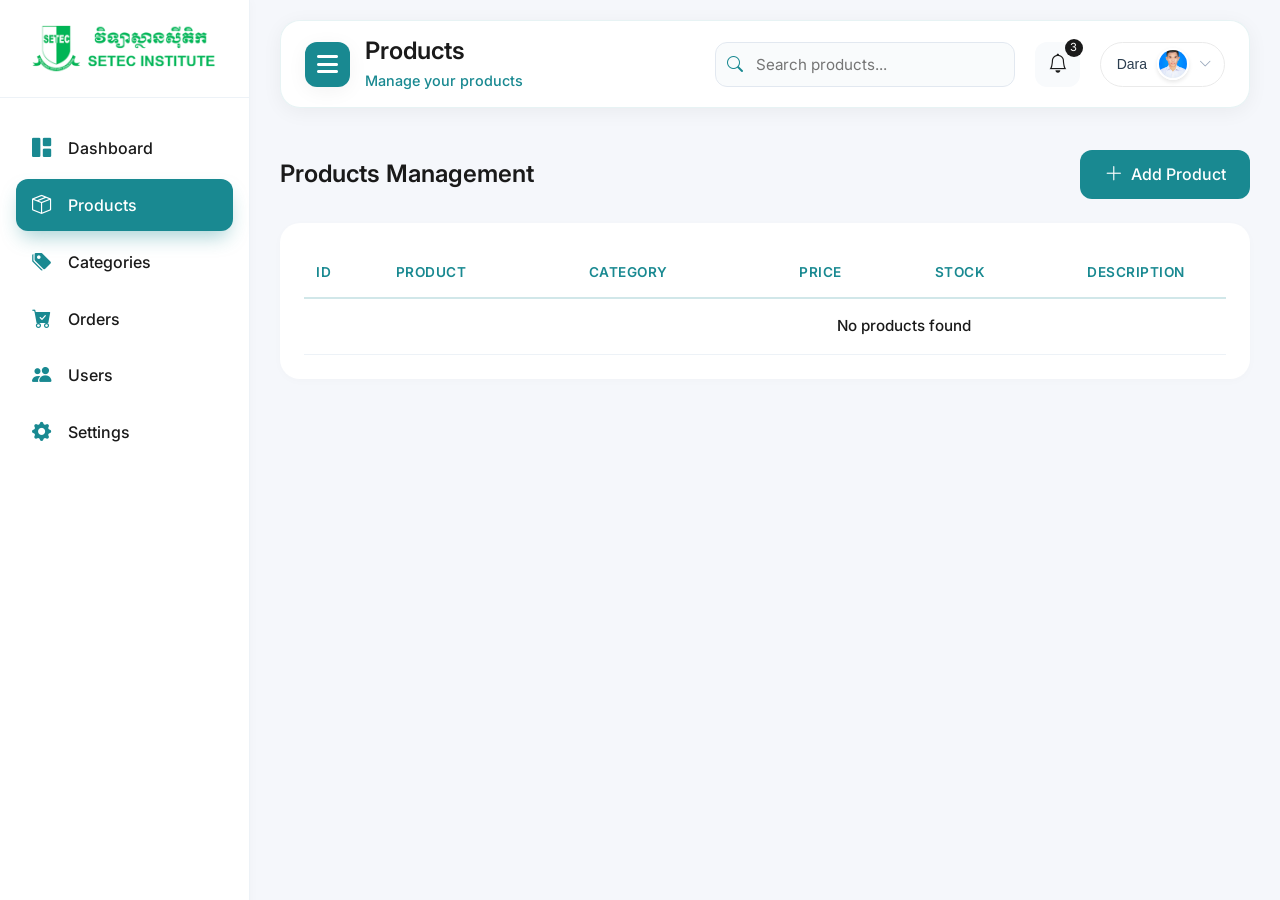
<file: products.html>
<!doctype html>
<html lang="en">
  <head>
    <meta charset="UTF-8" />
    <meta
      name="viewport"
      content="width=device-width, initial-scale=1.0, maximum-scale=1.0, user-scalable=yes" />
    <title>Setec | Products Admin</title>
    <link
      rel="icon"
      type="image/png"
      sizes="180x180"
      href="./image/setec.png" />

    <!-- Font Awesome (for hamburger menu) -->
    <link
      rel="stylesheet"
      href="https://cdnjs.cloudflare.com/ajax/libs/font-awesome/6.0.0/css/all.min.css" />
    <!-- Bootstrap 5 CSS -->
    <link
      href="https://cdn.jsdelivr.net/npm/bootstrap@5.3.0/dist/css/bootstrap.min.css"
      rel="stylesheet" />
    <!-- Bootstrap Icons -->
    <link
      rel="stylesheet"
      href="https://cdn.jsdelivr.net/npm/bootstrap-icons@1.11.0/font/bootstrap-icons.css" />
    <!-- Google Fonts -->
    <link
      href="https://fonts.googleapis.com/css2?family=Inter:wght@300;400;500;600;700&display=swap"
      rel="stylesheet" />
    <!-- Custom CSS -->
    <link rel="stylesheet" href="style.css" />

    <style>
      /* ===== PRODUCTS PAGE SPECIFIC STYLES ===== */

      /* Section Header */
      .section-header {
        display: flex;
        flex-direction: row;
        justify-content: space-between;
        align-items: center;
        gap: 15px;
        margin-bottom: 24px;
        margin-top: 30px;
      }

      .section-header h3 {
        font-size: 1.5rem;
        font-weight: 600;
        color: var(--dark);
        margin: 0;
      }

      /* Add Product Button */
      .btn-add {
        background: var(--primary);
        color: white;
        border: none;
        padding: 10px 24px;
        border-radius: 12px;
        font-weight: 500;
        display: inline-flex;
        align-items: center;
        justify-content: center;
        gap: 8px;
        transition: var(--transition);
        font-size: 1rem;
        cursor: pointer;
        white-space: nowrap;
      }

      .btn-add:hover {
        background: var(--dark);
        transform: translateY(-2px);
        box-shadow: 0 10px 20px -5px rgba(26, 26, 26, 0.5);
      }

      .btn-add i {
        font-size: 1.2rem;
      }

      /* Table Card */
      .section-card {
        background: var(--light);
        border-radius: 20px;
        padding: 24px;
        margin-bottom: 30px;
        box-shadow: 0 2px 10px rgba(0, 0, 0, 0.02);
      }

      /* Table Styles */
      .table {
        margin: 0;
        min-width: 1200px;
      }

      .table thead th {
        border-bottom: 2px solid rgba(25, 137, 145, 0.2);
        color: var(--primary);
        font-weight: 600;
        font-size: 0.85rem;
        text-transform: uppercase;
        letter-spacing: 0.5px;
        padding: 15px 12px;
        white-space: nowrap;
      }

      .table tbody td {
        padding: 16px 12px;
        color: var(--dark);
        font-weight: 500;
        vertical-align: middle;
        border-bottom: 1px solid var(--border-light);
      }

      .table tbody tr:hover {
        background: rgba(25, 137, 145, 0.05);
      }

      /* Price and Stock styling */
      .table td:nth-child(4) {
        font-weight: 600;
        color: var(--primary);
      }

      .table td:nth-child(5) {
        font-weight: 600;
      }

      /* Stock status badge */
      .stock-badge {
        padding: 4px 10px;
        border-radius: 20px;
        font-size: 0.8rem;
        font-weight: 500;
        display: inline-block;
      }

      .stock-high {
        background: #d1fae5;
        color: #065f46;
      }

      .stock-low {
        background: #fed7aa;
        color: #92400e;
      }

      .stock-out {
        background: #fee2e2;
        color: #991b1b;
      }

      /* Action Buttons */
      .action-btn {
        width: 36px;
        height: 36px;
        border-radius: 10px;
        border: none;
        display: inline-flex;
        align-items: center;
        justify-content: center;
        margin: 0 4px;
        cursor: pointer;
        transition: var(--transition);
      }

      .btn-edit {
        background: rgba(25, 137, 145, 0.1);
        color: var(--primary);
      }

      .btn-edit:hover {
        background: var(--primary);
        color: white;
        transform: scale(1.1);
      }

      .btn-delete {
        background: rgba(220, 53, 69, 0.1);
        color: #dc3545;
      }

      .btn-delete:hover {
        background: #dc3545;
        color: white;
        transform: scale(1.1);
      }

      /* Empty State */
      .empty-state {
        text-align: center;
        padding: 60px 20px;
      }

      .empty-state i {
        font-size: 4rem;
        color: var(--primary);
        opacity: 0.3;
        margin-bottom: 20px;
      }

      .empty-state h5 {
        font-size: 1.3rem;
        color: var(--dark);
        margin-bottom: 10px;
        font-weight: 600;
      }

      .empty-state p {
        color: #64748b;
        margin-bottom: 25px;
        font-size: 1rem;
      }

      .empty-state .btn-add {
        width: auto;
        display: inline-flex;
      }

      /* Delete Modal Header */
      .delete-modal-header {
        background: #dc3545 !important;
        border-bottom: none;
      }

      /* ===== HEADER FIXES ===== */
      .header {
        background: rgba(255, 255, 255, 0.95);
        backdrop-filter: blur(10px);
        border-radius: 20px;
        padding: 16px 24px;
        box-shadow: var(--shadow-md);
        display: flex;
        justify-content: space-between;
        align-items: center;
        position: fixed;
        top: 20px;
        right: 30px;
        left: calc(250px + 30px);
        z-index: 99;
        border: 1px solid rgba(25, 137, 145, 0.1);
        transition: var(--transition);
      }

      .hamber {
        display: flex;
        align-items: center;
        gap: 15px;
      }

      .page-title {
        display: flex;
        flex-direction: column;
      }

      .page-title h2 {
        font-weight: 600;
        margin: 0;
        color: var(--dark);
        font-size: 1.5rem;
        line-height: 1.2;
      }

      .page-title p {
        color: var(--primary);
        margin: 4px 0 0 0;
        font-size: 0.9rem;
        font-weight: 500;
      }

      .header-actions {
        display: flex;
        align-items: center;
        gap: 20px;
        height: 100%;
      }

      /* Search box alignment */
      .search-box {
        position: relative;
        display: flex;
        align-items: center;
      }

      .search-box i {
        position: absolute;
        left: 12px;
        top: 50%;
        transform: translateY(-50%);
        color: var(--primary);
        z-index: 1;
      }

      .search-box input {
        padding: 10px 16px 10px 40px;
        border: 1px solid #e2e8f0;
        border-radius: 12px;
        width: 300px;
        font-size: 0.95rem;
        transition: var(--transition);
        background: rgba(248, 250, 252, 0.8);
        height: 45px;
        line-height: normal;
      }

      .search-box input:focus {
        outline: none;
        border-color: var(--primary);
        box-shadow: 0 0 0 3px rgba(25, 137, 145, 0.2);
      }

      /* Notification button alignment */
      .notification-btn {
        position: relative;
        background: #f8fafc;
        border: none;
        width: 45px;
        height: 45px;
        border-radius: 12px;
        display: flex;
        align-items: center;
        justify-content: center;
        color: var(--dark);
        transition: var(--transition);
        padding: 0;
      }

      .notification-btn:hover {
        background: var(--primary);
        color: white;
      }

      .notification-btn i {
        font-size: 1.2rem;
      }

      .notification-badge {
        position: absolute;
        top: -3px;
        right: -3px;
        background: var(--dark);
        color: white;
        font-size: 0.7rem;
        width: 18px;
        height: 18px;
        border-radius: 50%;
        display: flex;
        align-items: center;
        justify-content: center;
      }

      /* ===== USER DROPDOWN WITH MENU ===== */
      .user-menu-container {
        position: relative;
        display: inline-block;
      }

      .user-dropdown {
        display: flex;
        align-items: center;
        gap: 10px;
        padding: 6px 12px 6px 16px;
        background: white;
        border-radius: 40px;
        border: 1px solid #eaeaea;
        cursor: pointer;
        transition: all 0.2s ease;
        height: 45px;
        position: relative;
        z-index: 100;
      }

      .user-dropdown:hover {
        background: #f8f9fa;
        border-color: #d0d0d0;
        box-shadow: 0 2px 8px rgba(0, 0, 0, 0.05);
      }

      .user-dropdown span {
        font-size: 14px;
        font-weight: 500;
        color: #2c3e50;
      }

      .user-avatar {
        width: 32px;
        height: 32px;
        border-radius: 50%;
        overflow: hidden;
        border: 2px solid white;
        box-shadow: 0 2px 4px rgba(0, 0, 0, 0.1);
      }

      .user-avatar img {
        width: 100%;
        height: 100%;
        object-fit: cover;
      }

      .dropdown-arrow {
        font-size: 0.8rem;
        color: #94a3b8;
        transition: transform 0.3s ease;
      }

      .user-dropdown.active .dropdown-arrow {
        transform: rotate(180deg);
      }

      /* Dropdown Menu */
      .dropdown-menu {
        position: absolute;
        top: calc(100% + 10px);
        right: 0;
        width: 240px;
        background: white;
        border-radius: 16px;
        box-shadow: 0 10px 30px rgba(0, 0, 0, 0.15);
        opacity: 0;
        visibility: hidden;
        transform: translateY(-10px);
        transition: all 0.3s ease;
        z-index: 1000;
        overflow: hidden;
        border: 1px solid rgba(25, 137, 145, 0.1);
      }

      .dropdown-menu.show {
        opacity: 1;
        visibility: visible;
        transform: translateY(0);
      }

      .dropdown-header {
        padding: 16px 16px 8px 16px;
      }

      .dropdown-user-info {
        display: flex;
        flex-direction: column;
      }

      .dropdown-user-info strong {
        font-size: 1rem;
        color: var(--dark);
        margin-bottom: 4px;
      }

      .dropdown-user-info span {
        font-size: 0.8rem;
        color: var(--primary);
      }

      .dropdown-divider {
        height: 1px;
        background: var(--border-light);
        margin: 8px 0;
      }

      .dropdown-item {
        display: flex;
        align-items: center;
        gap: 12px;
        padding: 12px 16px;
        color: var(--dark);
        text-decoration: none;
        transition: all 0.2s ease;
        font-size: 0.95rem;
        cursor: pointer;
        border: none;
        background: none;
        width: 100%;
        text-align: left;
      }

      .dropdown-item:hover {
        background: #f8fafc;
      }

      .dropdown-item i {
        font-size: 1.2rem;
        color: var(--primary);
        width: 20px;
      }

      .dropdown-item.text-danger i {
        color: #dc3545;
      }

      .dropdown-item.text-danger:hover {
        background: #fff5f5;
        color: #dc3545;
      }

      /* Mobile search icon */
      .mobile-search-icon {
        display: none;
        width: 40px;
        height: 40px;
        background: #f8fafc;
        border-radius: 12px;
        align-items: center;
        justify-content: center;
        cursor: pointer;
        color: var(--primary);
        font-size: 1.2rem;
        transition: var(--transition);
      }

      .mobile-search-icon:hover {
        color: white;
      }

      .mobile-search-icon i {
        font-size: 1.2rem;
      }

      /* Mobile search overlay */
      .mobile-search-overlay {
        position: fixed;
        top: 0;
        left: 0;
        width: 100%;
        height: 100%;
        background: rgba(255, 255, 255, 0.98);
        backdrop-filter: blur(10px);
        z-index: 2000;
        display: flex;
        align-items: flex-start;
        justify-content: center;
        padding: 80px 20px 20px 20px;
        opacity: 0;
        visibility: hidden;
        transition: all 0.3s ease;
      }

      .mobile-search-overlay.active {
        opacity: 1;
        visibility: visible;
      }

      .mobile-search-overlay .bi-search {
        position: absolute;
        left: 35px;
        top: 95px;
        color: var(--primary);
        font-size: 1.2rem;
        z-index: 2001;
      }

      .mobile-search-overlay input {
        width: 100%;
        max-width: 500px;
        padding: 15px 20px 15px 50px;
        font-size: 1.1rem;
        border: 2px solid #e2e8f0;
        border-radius: 30px;
        outline: none;
        background: white;
        box-shadow: var(--shadow-md);
      }

      .mobile-search-overlay input:focus {
        border-color: var(--primary);
        box-shadow: 0 0 0 3px rgba(25, 137, 145, 0.2);
      }

      .mobile-search-close {
        position: absolute;
        top: 20px;
        right: 20px;
        width: 45px;
        height: 45px;
        background: var(--primary);
        border-radius: 50%;
        display: flex;
        align-items: center;
        justify-content: center;
        cursor: pointer;
        color: white;
        font-size: 1.2rem;
        transition: var(--transition);
        box-shadow: var(--shadow-md);
      }

      .mobile-search-close:hover {
        background: var(--dark);
        transform: rotate(90deg);
      }

      /* Hamburger button */
      .hamburger-btn {
        display: none;
        width: 45px;
        height: 45px;
        background: var(--primary);
        border: none;
        border-radius: 12px;
        color: white;
        font-size: 1.5rem;
        cursor: pointer;
        z-index: 1000;
        box-shadow: var(--shadow-md);
        transition: var(--transition);
        align-items: center;
        justify-content: center;
      }

      .hamburger-btn:hover {
        background-color: #1f7278;
        transform: scale(1.05);
      }

      .hamburger-btn i {
        font-size: 1.5rem;
      }

      @media (min-width: 769px) {
        .hamburger-btn {
          display: flex;
        }
      }

      /* ===== TABLET STYLES (iPad) ===== */
      @media (min-width: 768px) and (max-width: 1024px) {
        .header {
          left: calc(250px + 20px);
          right: 20px;
          padding: 14px 20px;
        }

        .search-box input {
          width: 220px;
          height: 42px;
        }

        .notification-btn {
          width: 42px;
          height: 42px;
        }

        .user-dropdown {
          height: 42px;
        }

        .section-header {
          margin-top: 40px;
        }

        .section-header h3 {
          font-size: 1.5rem;
        }

        .btn-add {
          padding: 10px 20px;
          font-size: 0.95rem;
        }

        .section-card {
          padding: 20px;
        }

        .table {
          min-width: 1000px;
        }

        .table thead th {
          padding: 15px 10px;
          font-size: 0.85rem;
        }

        .table tbody td {
          padding: 16px 10px;
          font-size: 0.9rem;
        }

        .action-btn {
          width: 38px;
          height: 38px;
        }

        .dropdown-menu {
          width: 220px;
        }
      }

      /* ===== MOBILE STYLES (Phone) ===== */
      @media (max-width: 767px) {
        .header {
          left: 15px;
          right: 15px;
          top: 15px;
          padding: 12px 16px;
        }

        .hamber {
          gap: 10px;
        }

        .page-title h2 {
          font-size: 1.2rem;
        }

        .page-title p {
          font-size: 0.8rem;
        }

        .hamburger-btn {
          width: 38px;
          height: 38px;
        }

        .hamburger-btn i {
          font-size: 1.2rem;
        }

        .header-actions {
          gap: 8px;
        }

        .search-box {
          display: none;
        }

        .mobile-search-icon {
          display: flex;
          width: 38px;
          height: 38px;
        }

        .notification-btn {
          width: 38px;
          height: 38px;
        }

        .user-dropdown {
          padding: 4px;
          height: 38px;
        }

        .user-dropdown span {
          display: none;
        }

        .dropdown-arrow {
          display: none;
        }

        .user-avatar {
          width: 30px;
          height: 30px;
        }

        .dropdown-menu {
          width: 200px;
          right: 0;
        }

        .dropdown-header {
          padding: 12px 12px 4px 12px;
        }

        .dropdown-item {
          padding: 10px 12px;
          font-size: 0.9rem;
        }

        .main-content {
          padding: 80px 12px 20px 12px;
        }

        .section-header {
          flex-direction: column;
          align-items: stretch;
          margin-top: 20px;
          gap: 12px;
        }

        .section-header h3 {
          font-size: 1.3rem;
          text-align: left;
        }

        .btn-add {
          width: 100%;
          padding: 10px 20px;
          font-size: 1rem;
          border-radius: 14px;
          justify-content: center;
        }

        .btn-add i {
          font-size: 1.3rem;
        }

        .section-card {
          padding: 12px;
          border-radius: 16px;
        }

        /* Horizontal scroll hint */
        .table-responsive {
          position: relative;
          border-radius: 12px;
        }

        .table-responsive::after {
          content: "← Swipe to see more →";
          position: absolute;
          bottom: -25px;
          left: 50%;
          transform: translateX(-50%);
          font-size: 0.75rem;
          color: var(--primary);
          white-space: nowrap;
          animation: fadeInOut 2s infinite;
          pointer-events: none;
        }

        @keyframes fadeInOut {
          0%,
          100% {
            opacity: 0.3;
          }
          50% {
            opacity: 1;
          }
        }

        .table-responsive.scrolled::after {
          display: none;
        }

        .table {
          min-width: 900px;
        }

        .table thead th {
          padding: 12px 8px;
          font-size: 0.75rem;
        }

        .table tbody td {
          padding: 12px 8px;
          font-size: 0.85rem;
        }

        .action-btn {
          width: 34px;
          height: 34px;
        }

        .action-btn i {
          font-size: 0.9rem;
        }

        /* Empty state for mobile */
        .empty-state {
          padding: 40px 15px;
        }

        .empty-state i {
          font-size: 3.5rem;
        }

        .empty-state h5 {
          font-size: 1.2rem;
        }

        .empty-state p {
          font-size: 0.9rem;
        }

        /* Mobile Modal Styles */
        .modal-dialog {
          margin: 10px;
          max-width: calc(100% - 20px);
        }

        .modal-content {
          border-radius: 20px;
        }

        .modal-header {
          padding: 16px 20px;
        }

        .modal-header .modal-title {
          font-size: 1.2rem;
        }

        .modal-body {
          padding: 20px;
        }

        .modal-body .form-label {
          font-size: 0.95rem;
          margin-bottom: 6px;
        }

        .modal-body .form-control,
        .modal-body .form-select {
          padding: 14px 16px;
          font-size: 1rem;
          border-radius: 14px;
        }

        .modal-body textarea.form-control {
          padding: 14px 16px;
        }

        .modal-footer {
          padding: 16px 20px;
          gap: 10px;
          flex-direction: column-reverse;
        }

        .modal-footer .btn {
          width: 100%;
          padding: 14px 20px;
          font-size: 1rem;
          border-radius: 14px;
          margin: 0;
        }

        .modal-footer .btn-light {
          background: #f1f5f9;
          border: 1px solid #e2e8f0;
        }

        .modal-footer .btn-primary,
        .modal-footer .btn-danger {
          margin-bottom: 5px;
        }
      }

      /* ===== SMALL PHONES (iPhone SE, etc) ===== */
      @media (max-width: 375px) {
        .page-title h2 {
          font-size: 1rem;
        }

        .page-title p {
          font-size: 0.7rem;
        }

        .hamburger-btn {
          width: 34px;
          height: 34px;
        }

        .mobile-search-icon,
        .notification-btn {
          width: 34px;
          height: 34px;
        }

        .user-avatar {
          width: 26px;
          height: 26px;
        }

        .section-header h3 {
          font-size: 1.2rem;
        }

        .btn-add {
          padding: 12px 16px;
          font-size: 0.95rem;
        }

        .table {
          min-width: 800px;
        }

        .table thead th {
          padding: 10px 6px;
          font-size: 0.7rem;
        }

        .table tbody td {
          padding: 10px 6px;
          font-size: 0.8rem;
        }

        .action-btn {
          width: 32px;
          height: 32px;
        }

        .dropdown-menu {
          width: 180px;
        }
      }

      /* Landscape mode on phones */
      @media (max-width: 767px) and (orientation: landscape) {
        .main-content {
          padding: 80px 15px 15px 15px;
        }

        .section-header {
          margin-top: 15px;
        }

        .table-responsive::after {
          content: "← Swipe →";
          bottom: -20px;
        }

        .modal-dialog {
          max-width: 500px;
          margin: 20px auto;
        }

        .modal-footer {
          flex-direction: row;
        }

        .modal-footer .btn {
          width: auto;
          padding: 10px 24px;
        }
      }

      /* iPad Landscape */
      @media (min-width: 1025px) and (max-width: 1366px) {
        .section-header {
          margin-top: 50px;
        }

        .btn-add {
          width: auto;
        }

        .table tbody td {
          font-size: 0.95rem;
        }
      }

      /* Touch-friendly improvements */
      @media (hover: none) and (pointer: coarse) {
        .action-btn {
          width: 44px;
          height: 44px;
        }

        .action-btn i {
          font-size: 1.2rem;
        }

        .btn-add {
          min-height: 50px;
        }

        .modal-footer .btn {
          min-height: 50px;
        }

        .dropdown-item {
          padding: 14px 16px;
        }
      }

      /* Animation */
      @keyframes searchFadeIn {
        from {
          opacity: 0;
          transform: translateY(-20px);
        }
        to {
          opacity: 1;
          transform: translateY(0);
        }
      }

      .mobile-search-overlay.active input {
        animation: searchFadeIn 0.3s ease forwards;
      }

      @keyframes dropdownFade {
        from {
          opacity: 0;
          transform: translateY(-10px);
        }
        to {
          opacity: 1;
          transform: translateY(0);
        }
      }

      .dropdown-menu.show {
        animation: dropdownFade 0.3s ease forwards;
      }
    </style>
  </head>
  <body>
    <div class="container-fluid g-0">
      <div class="row g-0">
        <!-- Fixed Sidebar -->
        <div class="col-md-3 col-lg-2 px-0">
          <div class="sidebar">
            <div class="sidebar-brand">
              <img src="./image/logo.png" width="200px" alt="Logo" />
            </div>
            <div class="nav-menu">
              <div class="nav-item">
                <a href="index.html" class="nav-link">
                  <i class="bi bi-grid-1x2-fill"></i>
                  <span>Dashboard</span>
                </a>
              </div>
              <div class="nav-item">
                <a href="products.html" class="nav-link active">
                  <i class="bi bi-box-seam"></i>
                  <span>Products</span>
                </a>
              </div>
              <div class="nav-item">
                <a href="categories.html" class="nav-link">
                  <i class="bi bi-tags-fill"></i>
                  <span>Categories</span>
                </a>
              </div>
              <div class="nav-item">
                <a href="orders.html" class="nav-link">
                  <i class="bi bi-cart-check-fill"></i>
                  <span>Orders</span>
                </a>
              </div>
              <div class="nav-item">
                <a href="users.html" class="nav-link">
                  <i class="bi bi-people-fill"></i>
                  <span>Users</span>
                </a>
              </div>
              <div class="nav-item">
                <a href="settings.html" class="nav-link">
                  <i class="bi bi-gear-fill"></i>
                  <span>Settings</span>
                </a>
              </div>
            </div>
          </div>
        </div>

        <!-- Main Content -->
        <div class="main-wrapper">
          <!-- Fixed Header -->
          <div class="header">
            <div class="hamber">
              <button class="hamburger-btn" id="hamburgerBtn">
                <i class="fas fa-bars"></i>
              </button>
              <div class="page-title">
                <h2>Products</h2>
                <p>Manage your products</p>
              </div>
            </div>

            <div class="header-actions">
              <!-- Mobile search icon -->
              <div class="mobile-search-icon" id="mobileSearchIcon"></div>

              <!-- Regular search box -->
              <div class="search-box">
                <i class="bi bi-search"></i>
                <input
                  type="text"
                  id="searchProducts"
                  placeholder="Search products..." />
              </div>

              <button class="notification-btn">
                <i class="bi bi-bell"></i>
                <span class="notification-badge">3</span>
              </button>

              <!-- User Dropdown with Profile & Logout -->
              <div class="user-menu-container">
                <div class="user-dropdown" id="userDropdownBtn">
                  <span>Dara</span>
                  <div class="user-avatar">
                    <img src="./image/aboutme.JPG" alt="Dara" />
                  </div>
                  <i class="bi bi-chevron-down dropdown-arrow"></i>
                </div>

                <!-- Dropdown Menu -->
                <div class="dropdown-menu" id="userDropdownMenu">
                  <div class="dropdown-header">
                    <div class="dropdown-user-info">
                      <strong>Dara</strong>
                      <span>Administrator</span>
                    </div>
                  </div>
                  <div class="dropdown-divider"></div>
                  <a href="settings.html" class="dropdown-item">
                    <i class="bi bi-gear"></i>
                    Settings
                  </a>
                  <div class="dropdown-divider"></div>
                  <a href="#" class="dropdown-item text-danger" id="logoutBtn">
                    <i class="bi bi-box-arrow-right"></i>
                    Logout
                  </a>
                </div>
              </div>
            </div>
          </div>

          <!-- Mobile Search Overlay -->
          <div class="mobile-search-overlay" id="mobileSearchOverlay">
            <i class="bi bi-search"></i>
            <input
              type="text"
              id="mobileSearchInput"
              placeholder="Search products by name, category..." />
            <div class="mobile-search-close" id="mobileSearchClose">
              <i class="bi bi-x-lg"></i>
            </div>
          </div>

          <!-- Main Content Area -->
          <main class="main-content">
            <div class="section-header">
              <h3>Products Management</h3>
              <button class="btn-add" onclick="openProductModal()">
                <i class="bi bi-plus-lg"></i> Add Product
              </button>
            </div>

            <div class="section-card">
              <div class="table-responsive" id="tableResponsive">
                <table class="table table-hover">
                  <thead>
                    <tr>
                      <th>ID</th>
                      <th>Product</th>
                      <th>Category</th>
                      <th>Price</th>
                      <th>Stock</th>
                      <th>Description</th>
                      <th>Actions</th>
                    </tr>
                  </thead>
                  <tbody id="productsTable">
                    <!-- Products will be loaded here dynamically -->
                  </tbody>
                </table>
              </div>

              <!-- Empty state -->
              <div
                id="emptyProductsMessage"
                class="empty-state"
                style="display: none">
                <i class="bi bi-box-seam"></i>
                <h5>No products found</h5>
                <p>
                  Click the "Add Product" button to create your first product.
                </p>
                <button
                  class="btn-add"
                  onclick="openProductModal()"
                  style="width: auto; display: inline-flex">
                  <i class="bi bi-plus-lg"></i> Create Product
                </button>
              </div>
            </div>
          </main>
        </div>
      </div>
    </div>

    <!-- Product Modal -->
    <div class="modal fade" id="productModal" tabindex="-1" aria-hidden="true">
      <div class="modal-dialog">
        <div class="modal-content">
          <div class="modal-header">
            <h5 class="modal-title" id="productModalTitle">Add Product</h5>
            <button
              type="button"
              class="btn-close"
              data-bs-dismiss="modal"
              aria-label="Close"></button>
          </div>
          <div class="modal-body">
            <form
              id="productForm"
              onsubmit="
                event.preventDefault();
                saveProduct();
              ">
              <input type="hidden" id="productId" />
              <div class="mb-3">
                <label class="form-label">Product Name</label>
                <input
                  placeholder="Enter product name"
                  type="text"
                  class="form-control"
                  id="productName"
                  required />
              </div>
              <div class="row">
                <div class="col-md-6 mb-3">
                  <label class="form-label">Price ($)</label>
                  <input
                    placeholder="0.00"
                    type="number"
                    step="0.01"
                    min="0"
                    class="form-control"
                    id="productPrice"
                    required />
                </div>
                <div class="col-md-6 mb-3">
                  <label class="form-label">Stock</label>
                  <input
                    placeholder="0"
                    type="number"
                    min="0"
                    class="form-control"
                    id="productQty"
                    required />
                </div>
              </div>
              <div class="mb-3">
                <label class="form-label">Category</label>
                <select class="form-select" id="productCategory" required>
                  <option value="">Select Category</option>
                </select>
              </div>
              <div class="mb-3">
                <label class="form-label">Description</label>
                <textarea
                  placeholder="Enter product description"
                  class="form-control"
                  id="productDesc"
                  rows="3"></textarea>
              </div>
            </form>
          </div>
          <div class="modal-footer">
            <button type="button" class="btn btn-light" data-bs-dismiss="modal">
              Cancel
            </button>
            <button
              type="button"
              class="btn btn-primary"
              onclick="saveProduct()">
              <i class="bi bi-check-lg me-1"></i> Save Product
            </button>
          </div>
        </div>
      </div>
    </div>

    <!-- Delete Modal -->
    <div class="modal fade" id="deleteModal" tabindex="-1" aria-hidden="true">
      <div class="modal-dialog">
        <div class="modal-content">
          <div
            class="modal-header delete-modal-header"
            style="background: #c51c1c">
            <h5 class="modal-title text-white">
              <i class="bi bi-exclamation-triangle-fill me-2"></i>
              Confirm Delete
            </h5>
            <button
              type="button"
              class="btn-close btn-close-white"
              data-bs-dismiss="modal"
              aria-label="Close"></button>
          </div>
          <div class="modal-body">
            <p class="mb-0">
              Are you sure you want to delete
              <strong id="deleteItemName"></strong>?
            </p>
            <div class="text-danger mt-3 small">
              <i class="bi bi-info-circle me-1"></i>
              This action cannot be undone.
            </div>
          </div>
          <div class="modal-footer">
            <button type="button" class="btn btn-light" data-bs-dismiss="modal">
              <i class="bi bi-x-lg me-1"></i> Cancel
            </button>
            <button
              type="button"
              class="btn btn-danger"
              onclick="confirmDelete()">
              <i class="bi bi-trash me-1"></i> Delete Product
            </button>
          </div>
        </div>
      </div>
    </div>

    <!-- Toast Container -->
    <div class="toast-container" id="toastContainer"></div>

    <!-- Scripts -->
    <script src="https://cdn.jsdelivr.net/npm/bootstrap@5.3.0/dist/js/bootstrap.bundle.min.js"></script>
    <script src="app.js"></script>
    <script>
      // ===== USER DROPDOWN FUNCTIONALITY =====
      function initUserDropdown() {
        const userDropdownBtn = document.getElementById("userDropdownBtn");
        const userDropdownMenu = document.getElementById("userDropdownMenu");
        const logoutBtn = document.getElementById("logoutBtn");

        if (!userDropdownBtn || !userDropdownMenu) return;

        // Toggle dropdown on click
        userDropdownBtn.addEventListener("click", function (e) {
          e.stopPropagation();
          e.preventDefault();
          this.classList.toggle("active");
          userDropdownMenu.classList.toggle("show");
        });

        // Close dropdown when clicking outside
        document.addEventListener("click", function (e) {
          if (
            !userDropdownBtn.contains(e.target) &&
            !userDropdownMenu.contains(e.target)
          ) {
            userDropdownBtn.classList.remove("active");
            userDropdownMenu.classList.remove("show");
          }
        });

        // Close dropdown on escape key
        document.addEventListener("keydown", function (e) {
          if (e.key === "Escape") {
            userDropdownBtn.classList.remove("active");
            userDropdownMenu.classList.remove("show");
          }
        });

        // Prevent dropdown from closing when clicking inside menu
        userDropdownMenu.addEventListener("click", function (e) {
          e.stopPropagation();
        });

        // Logout functionality
        if (logoutBtn) {
          logoutBtn.addEventListener("click", function (e) {
            e.preventDefault();
            logout();
          });
        }
      }

      // ===== LOGOUT FUNCTION =====
      function logout() {
        // Show confirmation toast
        if (typeof showToast === "function") {
          showToast("Logging out...", "info");
        } else {
          alert("Logging out...");
        }

        // Clear any user session data
        localStorage.removeItem("user");
        localStorage.removeItem("sidebarCollapsed");
        sessionStorage.clear();

        // Redirect to login page after short delay
        setTimeout(() => {
          window.location.href = "./Login/login.html";
        }, 1500);
      }

      // Page-specific initialization
      document.addEventListener("DOMContentLoaded", function () {
        // Load products when page loads
        if (typeof loadProducts === "function") {
          loadProducts();
        }

        // Initialize user dropdown
        initUserDropdown();

        // Setup desktop search functionality
        const searchInput = document.getElementById("searchProducts");
        if (searchInput) {
          searchInput.addEventListener("keyup", function (e) {
            const term = e.target.value.toLowerCase();
            if (typeof products !== "undefined") {
              const filtered = products.filter(
                (p) =>
                  p.name.toLowerCase().includes(term) ||
                  p.category.toLowerCase().includes(term),
              );
              if (typeof displayFilteredProducts === "function") {
                displayFilteredProducts(filtered);
              }
            }
          });
        }

        // Mobile search functionality
        const mobileSearchIcon = document.getElementById("mobileSearchIcon");
        const mobileSearchOverlay = document.getElementById(
          "mobileSearchOverlay",
        );
        const mobileSearchClose = document.getElementById("mobileSearchClose");
        const mobileSearchInput = document.getElementById("mobileSearchInput");

        if (mobileSearchIcon && mobileSearchOverlay) {
          mobileSearchIcon.addEventListener("click", function () {
            mobileSearchOverlay.classList.add("active");
            setTimeout(() => mobileSearchInput.focus(), 300);
          });
        }

        if (mobileSearchClose && mobileSearchOverlay) {
          mobileSearchClose.addEventListener("click", function () {
            mobileSearchOverlay.classList.remove("active");
          });
        }

        if (mobileSearchInput) {
          mobileSearchInput.addEventListener("keyup", function (e) {
            const term = e.target.value.toLowerCase();
            if (typeof products !== "undefined") {
              const filtered = products.filter(
                (p) =>
                  p.name.toLowerCase().includes(term) ||
                  p.category.toLowerCase().includes(term),
              );
              if (typeof displayFilteredProducts === "function") {
                displayFilteredProducts(filtered);
              }
            }
          });
        }

        // Close mobile search with Escape key
        document.addEventListener("keydown", function (e) {
          if (
            e.key === "Escape" &&
            mobileSearchOverlay?.classList.contains("active")
          ) {
            mobileSearchOverlay.classList.remove("active");
          }
        });

        // Remove scroll hint after user scrolls
        const tableResponsive = document.getElementById("tableResponsive");
        if (tableResponsive) {
          tableResponsive.addEventListener("scroll", function () {
            this.classList.add("scrolled");
          });
        }

        // Update category dropdown
        if (typeof updateDropdowns === "function") {
          updateDropdowns();
        }

        // Fix for iOS tap highlight
        const buttons = document.querySelectorAll(
          "button, .btn-add, .action-btn, .user-dropdown, .mobile-search-icon, .dropdown-item",
        );
        buttons.forEach((button) => {
          button.addEventListener("touchstart", function () {}, {
            passive: true,
          });
        });
      });

      // Fix for iOS modal scrolling issue
      document.addEventListener(
        "touchmove",
        function (e) {
          if (e.target.closest(".modal-content")) {
            e.stopPropagation();
          }
        },
        { passive: false },
      );
    </script>
  </body>
</html>
</file>
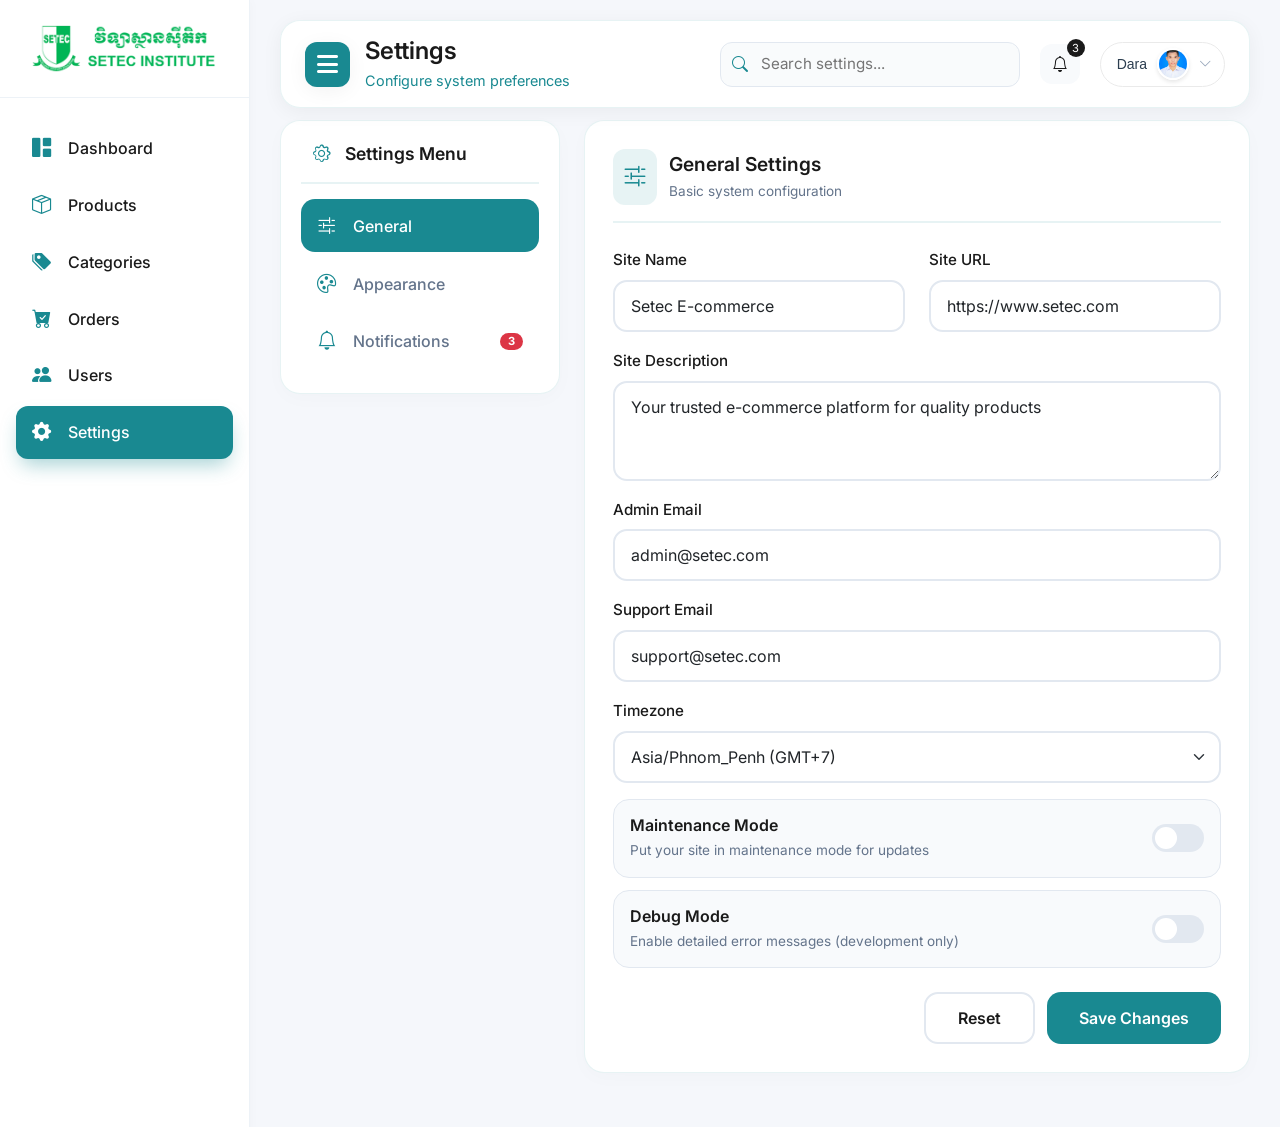
<file: settings.html>
<!doctype html>
<html lang="en">
  <head>
    <meta charset="UTF-8" />
    <meta
      name="viewport"
      content="width=device-width, initial-scale=1.0, maximum-scale=1.0, user-scalable=yes" />
    <title>Setec | Settings</title>
    <link
      rel="icon"
      type="image/png"
      sizes="180x180"
      href="./image/setec.png" />

    <!-- Font Awesome -->
    <link
      rel="stylesheet"
      href="https://cdnjs.cloudflare.com/ajax/libs/font-awesome/6.0.0/css/all.min.css" />
    <!-- Bootstrap 5 CSS -->
    <link
      href="https://cdn.jsdelivr.net/npm/bootstrap@5.3.0/dist/css/bootstrap.min.css"
      rel="stylesheet" />
    <!-- Bootstrap Icons -->
    <link
      rel="stylesheet"
      href="https://cdn.jsdelivr.net/npm/bootstrap-icons@1.11.0/font/bootstrap-icons.css" />
    <!-- Google Fonts -->
    <link
      href="https://fonts.googleapis.com/css2?family=Inter:wght@300;400;500;600;700&display=swap"
      rel="stylesheet" />
    <!-- Custom CSS -->
    <link rel="stylesheet" href="style.css" />

    <style>
      /* ===== SETTINGS PAGE SPECIFIC STYLES ===== */

      /* Settings Container */
      .settings-container {
        display: flex;
        gap: 24px;
        margin-top: 20px;
      }

      /* Settings Sidebar */
      .settings-sidebar {
        width: 280px;
        flex-shrink: 0;
        background: white;
        border-radius: 20px;
        padding: 20px;
        box-shadow: 0 5px 20px rgba(0, 0, 0, 0.02);
        border: 1px solid rgba(25, 137, 145, 0.1);
        height: fit-content;
        position: sticky;
        top: 100px;
      }

      .settings-sidebar-title {
        font-size: 1.1rem;
        font-weight: 600;
        color: var(--dark);
        padding: 0 12px 15px 12px;
        border-bottom: 2px solid rgba(25, 137, 145, 0.1);
        margin-bottom: 15px;
      }

      .settings-sidebar-title i {
        color: var(--primary);
        margin-right: 10px;
      }

      .settings-nav {
        list-style: none;
        padding: 0;
        margin: 0;
      }

      .settings-nav-item {
        margin-bottom: 5px;
      }

      .settings-nav-link {
        display: flex;
        align-items: center;
        gap: 12px;
        padding: 12px 16px;
        color: #64748b;
        text-decoration: none;
        border-radius: 14px;
        transition: var(--transition);
        font-weight: 500;
      }

      .settings-nav-link i {
        font-size: 1.2rem;
        width: 24px;
        color: var(--primary);
        transition: var(--transition);
      }

      .settings-nav-link:hover {
        background: rgba(25, 137, 145, 0.1);
        color: var(--primary);
      }

      .settings-nav-link.active {
        background: var(--primary);
        color: white;
      }

      .settings-nav-link.active i {
        color: white;
      }

      .settings-nav-link .badge {
        margin-left: auto;
        background: #dc3545;
        color: white;
        font-size: 0.7rem;
        padding: 3px 8px;
        border-radius: 30px;
      }

      /* Settings Content */
      .settings-content {
        flex: 1;
        min-width: 0;
      }

      /* Settings Card */
      .settings-card {
        background: white;
        border-radius: 20px;
        padding: 28px;
        margin-bottom: 24px;
        box-shadow: 0 5px 20px rgba(0, 0, 0, 0.02);
        border: 1px solid rgba(25, 137, 145, 0.1);
        transition: var(--transition);
      }

      .settings-card:hover {
        box-shadow: 0 8px 30px rgba(25, 137, 145, 0.1);
      }

      .settings-card-header {
        display: flex;
        align-items: center;
        justify-content: space-between;
        margin-bottom: 24px;
        padding-bottom: 16px;
        border-bottom: 2px solid rgba(25, 137, 145, 0.1);
      }

      .settings-card-title {
        display: flex;
        align-items: center;
        gap: 12px;
      }

      .settings-card-title i {
        font-size: 1.5rem;
        color: var(--primary);
        background: rgba(25, 137, 145, 0.1);
        padding: 10px;
        border-radius: 12px;
      }

      .settings-card-title h3 {
        font-size: 1.2rem;
        font-weight: 600;
        color: var(--dark);
        margin: 0;
      }

      .settings-card-title p {
        font-size: 0.85rem;
        color: #64748b;
        margin: 5px 0 0 0;
      }

      /* Form Styles */
      .settings-form .form-label {
        font-weight: 500;
        color: var(--dark);
        font-size: 0.95rem;
        margin-bottom: 8px;
      }

      .settings-form .form-control,
      .settings-form .form-select {
        padding: 12px 16px;
        border: 2px solid #e2e8f0;
        border-radius: 14px;
        font-size: 1rem;
        transition: var(--transition);
      }

      .settings-form .form-control:focus,
      .settings-form .form-select:focus {
        border-color: var(--primary);
        box-shadow: 0 0 0 3px rgba(25, 137, 145, 0.2);
        outline: none;
      }

      .settings-form .form-control:read-only {
        background: #f1f5f9;
        border-color: #e2e8f0;
        color: #64748b;
      }

      /* Info Item */
      .info-item {
        background: #f8fafc;
        padding: 16px;
        border-radius: 16px;
        border: 1px solid #e2e8f0;
      }

      .info-label {
        font-size: 0.85rem;
        color: var(--primary);
        font-weight: 600;
        text-transform: uppercase;
        letter-spacing: 0.5px;
        margin-bottom: 8px;
      }

      .info-value {
        font-size: 1.1rem;
        font-weight: 500;
        color: var(--dark);
      }

      /* Toggle Switch */
      .toggle-switch {
        position: relative;
        display: inline-block;
        width: 52px;
        height: 28px;
      }

      .toggle-switch input {
        opacity: 0;
        width: 0;
        height: 0;
      }

      .toggle-slider {
        position: absolute;
        cursor: pointer;
        top: 0;
        left: 0;
        right: 0;
        bottom: 0;
        background-color: #e2e8f0;
        transition: 0.4s;
        border-radius: 34px;
      }

      .toggle-slider:before {
        position: absolute;
        content: "";
        height: 22px;
        width: 22px;
        left: 3px;
        bottom: 3px;
        background-color: white;
        transition: 0.4s;
        border-radius: 50%;
      }

      input:checked + .toggle-slider {
        background-color: var(--primary);
      }

      input:checked + .toggle-slider:before {
        transform: translateX(24px);
      }

      /* Setting Item */
      .setting-item {
        display: flex;
        align-items: center;
        justify-content: space-between;
        padding: 16px;
        background: #f8fafc;
        border-radius: 16px;
        margin-bottom: 12px;
        border: 1px solid #e2e8f0;
        transition: var(--transition);
      }

      .setting-item:hover {
        border-color: var(--primary);
        background: white;
      }

      .setting-info {
        flex: 1;
      }

      .setting-info h6 {
        font-weight: 600;
        margin-bottom: 5px;
        color: var(--dark);
        font-size: 1rem;
      }

      .setting-info p {
        font-size: 0.85rem;
        color: #64748b;
        margin: 0;
      }

      .setting-info .text-danger {
        font-size: 0.8rem;
        margin-top: 5px;
      }

      /* Color Picker */
      .color-picker {
        display: flex;
        gap: 10px;
        flex-wrap: wrap;
      }

      .color-option {
        width: 40px;
        height: 40px;
        border-radius: 12px;
        cursor: pointer;
        border: 3px solid transparent;
        transition: var(--transition);
      }

      .color-option:hover {
        transform: scale(1.1);
      }

      .color-option.active {
        border-color: var(--dark);
        transform: scale(1.1);
      }

      .color-option.primary {
        background: #198991;
      }
      .color-option.blue {
        background: #3b82f6;
      }
      .color-option.purple {
        background: #8b5cf6;
      }
      .color-option.green {
        background: #10b981;
      }
      .color-option.orange {
        background: #f59e0b;
      }
      .color-option.red {
        background: #ef4444;
      }

      /* API Key Display */
      .api-key-display {
        background: #1e293b;
        color: #e2e8f0;
        padding: 16px;
        border-radius: 14px;
        font-family: monospace;
        font-size: 1rem;
        display: flex;
        align-items: center;
        justify-content: space-between;
        border: 2px solid #334155;
        margin-bottom: 16px;
      }

      .api-key-display i {
        cursor: pointer;
        padding: 8px;
        border-radius: 8px;
        transition: var(--transition);
      }

      .api-key-display i:hover {
        background: #334155;
        color: white;
      }

      /* Backup Item */
      .backup-item {
        display: flex;
        align-items: center;
        justify-content: space-between;
        padding: 16px;
        background: #f8fafc;
        border-radius: 16px;
        margin-bottom: 12px;
        border: 1px solid #e2e8f0;
      }

      .backup-info {
        display: flex;
        align-items: center;
        gap: 15px;
      }

      .backup-icon {
        width: 45px;
        height: 45px;
        background: rgba(25, 137, 145, 0.1);
        border-radius: 12px;
        display: flex;
        align-items: center;
        justify-content: center;
        color: var(--primary);
        font-size: 1.2rem;
      }

      .backup-details h6 {
        font-weight: 600;
        margin-bottom: 5px;
      }

      .backup-details p {
        font-size: 0.8rem;
        color: #64748b;
        margin: 0;
      }

      .backup-size {
        font-size: 0.85rem;
        font-weight: 600;
        color: var(--dark);
        margin-right: 20px;
      }

      /* Language Selector */
      .language-selector {
        display: grid;
        grid-template-columns: repeat(auto-fill, minmax(150px, 1fr));
        gap: 12px;
        margin-top: 16px;
      }

      .language-option {
        padding: 16px;
        background: #f8fafc;
        border: 2px solid #e2e8f0;
        border-radius: 16px;
        text-align: center;
        cursor: pointer;
        transition: var(--transition);
      }

      .language-option:hover {
        border-color: var(--primary);
        background: white;
      }

      .language-option.active {
        border-color: var(--primary);
        background: rgba(25, 137, 145, 0.1);
      }

      .language-option img {
        width: 30px;
        height: 20px;
        object-fit: cover;
        border-radius: 4px;
        margin-bottom: 8px;
      }

      .language-option span {
        display: block;
        font-weight: 500;
        font-size: 0.9rem;
      }

      /* Action Buttons */
      .settings-actions {
        display: flex;
        gap: 12px;
        justify-content: flex-end;
        margin-top: 24px;
      }

      .btn-save {
        background: var(--primary);
        color: white;
        border: none;
        padding: 12px 32px;
        border-radius: 14px;
        font-weight: 600;
        transition: var(--transition);
      }

      .btn-save:hover {
        background: var(--dark);
        transform: translateY(-2px);
        box-shadow: 0 10px 20px -5px rgba(26, 26, 26, 0.5);
      }

      .btn-reset {
        background: white;
        color: var(--dark);
        border: 2px solid #e2e8f0;
        padding: 12px 32px;
        border-radius: 14px;
        font-weight: 600;
        transition: var(--transition);
      }

      .btn-reset:hover {
        background: #f8fafc;
        border-color: var(--primary);
        color: var(--primary);
      }

      .btn-danger {
        background: #dc3545;
        color: white;
        border: none;
        padding: 12px 32px;
        border-radius: 14px;
        font-weight: 600;
        transition: var(--transition);
      }

      .btn-danger:hover {
        background: #b02a37;
        transform: translateY(-2px);
        box-shadow: 0 10px 20px -5px rgba(220, 53, 69, 0.5);
      }

      /* Toast Container */
      .toast-container {
        position: fixed;
        bottom: 20px;
        right: 20px;
        z-index: 9999;
      }

      /* Responsive */
      @media (max-width: 992px) {
        .settings-container {
          flex-direction: column;
        }

        .settings-sidebar {
          width: 100%;
          position: static;
          margin-bottom: 20px;
        }

        .settings-nav {
          display: flex;
          flex-wrap: wrap;
          gap: 10px;
        }

        .settings-nav-item {
          flex: 1 1 auto;
          min-width: 120px;
        }
      }

      @media (max-width: 768px) {
        .settings-card {
          padding: 20px;
        }

        .settings-actions {
          flex-direction: column;
        }

        .btn-save,
        .btn-reset,
        .btn-danger {
          width: 100%;
          text-align: center;
        }

        .backup-item {
          flex-direction: column;
          align-items: flex-start;
          gap: 15px;
        }

        .backup-info {
          width: 100%;
        }

        .backup-actions {
          width: 100%;
          display: flex;
          gap: 10px;
        }

        .backup-actions button {
          flex: 1;
        }

        .language-selector {
          grid-template-columns: repeat(2, 1fr);
        }
      }

      @media (max-width: 480px) {
        .settings-nav {
          flex-direction: column;
        }

        .settings-nav-item {
          width: 100%;
        }

        .setting-item {
          flex-direction: column;
          align-items: flex-start;
          gap: 15px;
        }

        .toggle-switch {
          align-self: flex-end;
        }

        .language-selector {
          grid-template-columns: 1fr;
        }
      }
      /* ===== USER DROPDOWN WITH MENU ===== */
      .user-menu-container {
        position: relative;
        display: inline-block;
      }

      .user-dropdown {
        display: flex;
        align-items: center;
        gap: 10px;
        padding: 6px 12px 6px 16px;
        background: white;
        border-radius: 40px;
        border: 1px solid #eaeaea;
        cursor: pointer;
        transition: all 0.2s ease;
        height: 45px;
        position: relative;
        z-index: 100;
      }

      .user-dropdown:hover {
        background: #f8f9fa;
        border-color: #d0d0d0;
        box-shadow: 0 2px 8px rgba(0, 0, 0, 0.05);
      }

      .user-dropdown span {
        font-size: 14px;
        font-weight: 500;
        color: #2c3e50;
      }

      .user-avatar {
        width: 32px;
        height: 32px;
        border-radius: 50%;
        overflow: hidden;
        border: 2px solid white;
        box-shadow: 0 2px 4px rgba(0, 0, 0, 0.1);
      }

      .user-avatar img {
        width: 100%;
        height: 100%;
        object-fit: cover;
      }

      .dropdown-arrow {
        font-size: 0.8rem;
        color: #94a3b8;
        transition: transform 0.3s ease;
      }

      .user-dropdown.active .dropdown-arrow {
        transform: rotate(180deg);
      }

      /* Dropdown Menu */
      .dropdown-menu {
        position: absolute;
        top: calc(100% + 10px);
        right: 0;
        width: 240px;
        background: white;
        border-radius: 16px;
        box-shadow: 0 10px 30px rgba(0, 0, 0, 0.15);
        opacity: 0;
        visibility: hidden;
        transform: translateY(-10px);
        transition: all 0.3s ease;
        z-index: 1000;
        overflow: hidden;
        border: 1px solid rgba(25, 137, 145, 0.1);
      }

      .dropdown-menu.show {
        opacity: 1;
        visibility: visible;
        transform: translateY(0);
      }

      .dropdown-header {
        padding: 16px 16px 8px 16px;
      }

      .dropdown-user-info {
        display: flex;
        flex-direction: column;
      }

      .dropdown-user-info strong {
        font-size: 1rem;
        color: var(--dark);
        margin-bottom: 4px;
      }

      .dropdown-user-info span {
        font-size: 0.8rem;
        color: var(--primary);
      }

      .dropdown-divider {
        height: 1px;
        background: var(--border-light);
        margin: 8px 0;
      }

      .dropdown-item {
        display: flex;
        align-items: center;
        gap: 12px;
        padding: 12px 16px;
        color: var(--dark);
        text-decoration: none;
        transition: all 0.2s ease;
        font-size: 0.95rem;
        cursor: pointer;
        border: none;
        background: none;
        width: 100%;
        text-align: left;
      }

      .dropdown-item:hover {
        background: #f8fafc;
      }

      .dropdown-item i {
        font-size: 1.2rem;
        color: var(--primary);
        width: 20px;
      }

      .dropdown-item.text-danger i {
        color: #dc3545;
      }

      .dropdown-item.text-danger:hover {
        background: #fff5f5;
        color: #dc3545;
      }
    </style>
  </head>
  <body>
    <div class="container-fluid g-0">
      <div class="row g-0">
        <!-- Fixed Sidebar -->
        <div class="col-md-3 col-lg-2 px-0">
          <div class="sidebar">
            <div class="sidebar-brand">
              <img src="./image/logo.png" width="200px" alt="Logo" />
            </div>
            <div class="nav-menu">
              <div class="nav-item">
                <a href="index.html" class="nav-link">
                  <i class="bi bi-grid-1x2-fill"></i>
                  <span>Dashboard</span>
                </a>
              </div>
              <div class="nav-item">
                <a href="products.html" class="nav-link">
                  <i class="bi bi-box-seam"></i>
                  <span>Products</span>
                </a>
              </div>
              <div class="nav-item">
                <a href="categories.html" class="nav-link">
                  <i class="bi bi-tags-fill"></i>
                  <span>Categories</span>
                </a>
              </div>
              <div class="nav-item">
                <a href="orders.html" class="nav-link">
                  <i class="bi bi-cart-check-fill"></i>
                  <span>Orders</span>
                </a>
              </div>
              <div class="nav-item">
                <a href="users.html" class="nav-link">
                  <i class="bi bi-people-fill"></i>
                  <span>Users</span>
                </a>
              </div>
              <div class="nav-item">
                <a href="settings.html" class="nav-link active">
                  <i class="bi bi-gear-fill"></i>
                  <span>Settings</span>
                </a>
              </div>
            </div>
          </div>
        </div>

        <!-- Main Content -->
        <div class="main-wrapper">
          <!-- Fixed Header -->
          <div class="header">
            <div class="hamber">
              <button class="hamburger-btn" id="hamburgerBtn">
                <i class="fas fa-bars"></i>
              </button>
              <div class="page-title">
                <h2>Settings</h2>
                <p>Configure system preferences</p>
              </div>
            </div>

            <div class="header-actions">
              <div class="mobile-search-icon" id="mobileSearchIcon"></div>

              <div class="search-box">
                <i class="bi bi-search"></i>
                <input type="text" placeholder="Search settings..." />
              </div>

              <button class="notification-btn">
                <i class="bi bi-bell"></i>
                <span class="notification-badge">3</span>
              </button>

              <!-- User Dropdown -->
              <div class="user-menu-container">
                <div class="user-dropdown" id="userDropdownBtn">
                  <span>Dara</span>
                  <div class="user-avatar">
                    <img src="./image/aboutme.JPG" alt="Dara" />
                  </div>
                  <i class="bi bi-chevron-down dropdown-arrow"></i>
                </div>

                <!-- Dropdown Menu -->
                <div class="dropdown-menu" id="userDropdownMenu">
                  <div class="dropdown-header">
                    <div class="dropdown-user-info">
                      <strong>Dara</strong>
                      <span>Administrator</span>
                    </div>
                  </div>
                  <div class="dropdown-divider"></div>
                  <a href="settings.html" class="dropdown-item">
                    <i class="bi bi-gear"></i>
                    Settings
                  </a>
                  <div class="dropdown-divider"></div>
                  <a href="#" class="dropdown-item text-danger" id="logoutBtn">
                    <i class="bi bi-box-arrow-right"></i>
                    Logout
                  </a>
                </div>
              </div>
            </div>
          </div>

          <!-- Mobile Search Overlay -->
          <div class="mobile-search-overlay" id="mobileSearchOverlay">
            <i class="bi bi-search"></i>
            <input
              type="text"
              id="mobileSearchInput"
              placeholder="Search settings..." />
            <div class="mobile-search-close" id="mobileSearchClose">
              <i class="bi bi-x-lg"></i>
            </div>
          </div>

          <!-- Main Content Area -->
          <main class="main-content">
            <div class="settings-container">
              <!-- Settings Sidebar Navigation -->
              <div class="settings-sidebar">
                <div class="settings-sidebar-title">
                  <i class="bi bi-gear"></i> Settings Menu
                </div>
                <ul class="settings-nav">
                  <li class="settings-nav-item">
                    <a
                      href="#general"
                      class="settings-nav-link active"
                      onclick="switchSettingsTab(event, 'general')">
                      <i class="bi bi-sliders2"></i>
                      General
                    </a>
                  </li>
                  <li class="settings-nav-item">
                    <a
                      href="#appearance"
                      class="settings-nav-link"
                      onclick="switchSettingsTab(event, 'appearance')">
                      <i class="bi bi-palette"></i>
                      Appearance
                    </a>
                  </li>
                  <li class="settings-nav-item">
                    <a
                      href="#notifications"
                      class="settings-nav-link"
                      onclick="switchSettingsTab(event, 'notifications')">
                      <i class="bi bi-bell"></i>
                      Notifications
                      <span class="badge">3</span>
                    </a>
                  </li>
                </ul>
              </div>

              <!-- Settings Content -->
              <div class="settings-content">
                <!-- General Settings -->
                <div id="general" class="settings-tab active">
                  <div class="settings-card">
                    <div class="settings-card-header">
                      <div class="settings-card-title">
                        <i class="bi bi-sliders2"></i>
                        <div>
                          <h3>General Settings</h3>
                          <p>Basic system configuration</p>
                        </div>
                      </div>
                    </div>

                    <form class="settings-form">
                      <div class="row">
                        <div class="col-md-6 mb-3">
                          <label class="form-label">Site Name</label>
                          <input
                            type="text"
                            class="form-control"
                            value="Setec E-commerce" />
                        </div>
                        <div class="col-md-6 mb-3">
                          <label class="form-label">Site URL</label>
                          <input
                            type="url"
                            class="form-control"
                            value="https://www.setec.com" />
                        </div>
                      </div>

                      <div class="mb-3">
                        <label class="form-label">Site Description</label>
                        <textarea class="form-control" rows="3">
Your trusted e-commerce platform for quality products</textarea
                        >
                      </div>

                      <div class="mb-3">
                        <label class="form-label">Admin Email</label>
                        <input
                          type="email"
                          class="form-control"
                          value="admin@setec.com" />
                      </div>

                      <div class="mb-3">
                        <label class="form-label">Support Email</label>
                        <input
                          type="email"
                          class="form-control"
                          value="support@setec.com" />
                      </div>

                      <div class="mb-3">
                        <label class="form-label">Timezone</label>
                        <select class="form-select">
                          <option value="UTC+7">Asia/Phnom_Penh (GMT+7)</option>
                          <option value="UTC+8">Asia/Singapore (GMT+8)</option>
                          <option value="UTC+9">Asia/Tokyo (GMT+9)</option>
                        </select>
                      </div>

                      <div class="setting-item">
                        <div class="setting-info">
                          <h6>Maintenance Mode</h6>
                          <p>Put your site in maintenance mode for updates</p>
                        </div>
                        <label class="toggle-switch">
                          <input type="checkbox" id="maintenanceMode" />
                          <span class="toggle-slider"></span>
                        </label>
                      </div>

                      <div class="setting-item">
                        <div class="setting-info">
                          <h6>Debug Mode</h6>
                          <p>
                            Enable detailed error messages (development only)
                          </p>
                        </div>
                        <label class="toggle-switch">
                          <input type="checkbox" id="debugMode" />
                          <span class="toggle-slider"></span>
                        </label>
                      </div>

                      <div class="settings-actions">
                        <button type="button" class="btn-reset">Reset</button>
                        <button
                          type="button"
                          class="btn-save"
                          onclick="saveSettings('general')">
                          Save Changes
                        </button>
                      </div>
                    </form>
                  </div>
                </div>

                <!-- Appearance Settings -->
                <div id="appearance" class="settings-tab" style="display: none">
                  <div class="settings-card">
                    <div class="settings-card-header">
                      <div class="settings-card-title">
                        <i class="bi bi-palette"></i>
                        <div>
                          <h3>Appearance</h3>
                          <p>Customize the look and feel</p>
                        </div>
                      </div>
                    </div>

                    <form class="settings-form">
                      <div class="mb-4">
                        <label class="form-label">Theme Color</label>
                        <div class="color-picker">
                          <div
                            class="color-option primary active"
                            onclick="selectColor(this, '#198991')"
                            title="Primary"></div>
                          <div
                            class="color-option blue"
                            onclick="selectColor(this, '#3b82f6')"
                            title="Blue"></div>
                          <div
                            class="color-option purple"
                            onclick="selectColor(this, '#8b5cf6')"
                            title="Purple"></div>
                          <div
                            class="color-option green"
                            onclick="selectColor(this, '#10b981')"
                            title="Green"></div>
                          <div
                            class="color-option orange"
                            onclick="selectColor(this, '#f59e0b')"
                            title="Orange"></div>
                          <div
                            class="color-option red"
                            onclick="selectColor(this, '#ef4444')"
                            title="Red"></div>
                        </div>
                      </div>

                      <div class="mb-3">
                        <label class="form-label">Logo</label>
                        <div class="d-flex align-items-center gap-3">
                          <img
                            src="./image/logo.png"
                            alt="Current Logo"
                            style="height: 40px" />
                          <button
                            type="button"
                            class="btn btn-outline-primary"
                            onclick="uploadLogo()">
                            <i class="bi bi-upload me-2"></i>Upload New Logo
                          </button>
                        </div>
                      </div>

                      <div class="mb-3">
                        <label class="form-label">Favicon</label>
                        <div class="d-flex align-items-center gap-3">
                          <img
                            src="./image/setec.png"
                            alt="Favicon"
                            style="width: 32px; height: 32px" />
                          <button
                            type="button"
                            class="btn btn-outline-primary"
                            onclick="uploadFavicon()">
                            <i class="bi bi-upload me-2"></i>Upload New Favicon
                          </button>
                        </div>
                      </div>

                      <div class="setting-item">
                        <div class="setting-info">
                          <h6>Dark Mode</h6>
                          <p>Enable dark theme for the admin panel</p>
                        </div>
                        <label class="toggle-switch">
                          <input type="checkbox" id="darkMode" />
                          <span class="toggle-slider"></span>
                        </label>
                      </div>

                      <div class="setting-item">
                        <div class="setting-info">
                          <h6>Compact Mode</h6>
                          <p>Reduce spacing for more content density</p>
                        </div>
                        <label class="toggle-switch">
                          <input type="checkbox" id="compactMode" />
                          <span class="toggle-slider"></span>
                        </label>
                      </div>

                      <div class="settings-actions">
                        <button type="button" class="btn-reset">Reset</button>
                        <button
                          type="button"
                          class="btn-save"
                          onclick="saveSettings('appearance')">
                          Save Changes
                        </button>
                      </div>
                    </form>
                  </div>
                </div>

                <!-- Notifications Settings -->
                <div
                  id="notifications"
                  class="settings-tab"
                  style="display: none">
                  <div class="settings-card">
                    <div class="settings-card-header">
                      <div class="settings-card-title">
                        <i class="bi bi-bell"></i>
                        <div>
                          <h3>Notification Settings</h3>
                          <p>Configure how you receive notifications</p>
                        </div>
                      </div>
                    </div>

                    <form class="settings-form">
                      <h6 class="mb-3">Email Notifications</h6>

                      <div class="setting-item">
                        <div class="setting-info">
                          <h6>New Orders</h6>
                          <p>Get notified when a new order is placed</p>
                        </div>
                        <label class="toggle-switch">
                          <input type="checkbox" checked id="notifyNewOrders" />
                          <span class="toggle-slider"></span>
                        </label>
                      </div>

                      <div class="setting-item">
                        <div class="setting-info">
                          <h6>New Users</h6>
                          <p>Get notified when a new user registers</p>
                        </div>
                        <label class="toggle-switch">
                          <input type="checkbox" checked id="notifyNewUsers" />
                          <span class="toggle-slider"></span>
                        </label>
                      </div>

                      <div class="setting-item">
                        <div class="setting-info">
                          <h6>Low Stock Alerts</h6>
                          <p>Get notified when products are running low</p>
                        </div>
                        <label class="toggle-switch">
                          <input type="checkbox" checked id="notifyLowStock" />
                          <span class="toggle-slider"></span>
                        </label>
                      </div>

                      <div class="setting-item">
                        <div class="setting-info">
                          <h6>System Updates</h6>
                          <p>
                            Get notified about system updates and maintenance
                          </p>
                        </div>
                        <label class="toggle-switch">
                          <input type="checkbox" checked id="notifyUpdates" />
                          <span class="toggle-slider"></span>
                        </label>
                      </div>

                      <h6 class="mb-3 mt-4">Browser Notifications</h6>

                      <div class="setting-item">
                        <div class="setting-info">
                          <h6>Desktop Notifications</h6>
                          <p>Show notifications in your browser</p>
                        </div>
                        <label class="toggle-switch">
                          <input type="checkbox" id="browserNotifications" />
                          <span class="toggle-slider"></span>
                        </label>
                      </div>

                      <div class="setting-item">
                        <div class="setting-info">
                          <h6>Notification Sound</h6>
                          <p>Play a sound when notifications arrive</p>
                        </div>
                        <label class="toggle-switch">
                          <input
                            type="checkbox"
                            checked
                            id="notificationSound" />
                          <span class="toggle-slider"></span>
                        </label>
                      </div>

                      <div class="settings-actions">
                        <button type="button" class="btn-reset">Reset</button>
                        <button
                          type="button"
                          class="btn-save"
                          onclick="saveSettings('notifications')">
                          Save Changes
                        </button>
                      </div>
                    </form>
                  </div>
                </div>
              </div>
            </div>
          </main>
        </div>
      </div>
    </div>

    <!-- Toast Container -->
    <div class="toast-container" id="toastContainer"></div>

    <!-- Scripts -->
    <script src="https://cdn.jsdelivr.net/npm/bootstrap@5.3.0/dist/js/bootstrap.bundle.min.js"></script>
    <script>
      // User Dropdown Functionality
      function initUserDropdown() {
        const userDropdownBtn = document.getElementById("userDropdownBtn");
        const userDropdownMenu = document.getElementById("userDropdownMenu");

        if (!userDropdownBtn || !userDropdownMenu) return;

        userDropdownBtn.addEventListener("click", function (e) {
          e.stopPropagation();
          this.classList.toggle("active");
          userDropdownMenu.classList.toggle("show");
        });

        document.addEventListener("click", function (e) {
          if (
            !userDropdownBtn.contains(e.target) &&
            !userDropdownMenu.contains(e.target)
          ) {
            userDropdownBtn.classList.remove("active");
            userDropdownMenu.classList.remove("show");
          }
        });

        document.addEventListener("keydown", function (e) {
          if (e.key === "Escape") {
            userDropdownBtn.classList.remove("active");
            userDropdownMenu.classList.remove("show");
          }
        });

        userDropdownMenu.addEventListener("click", function (e) {
          e.stopPropagation();
        });
      }

      // Logout Function
      function logout() {
        showToast("Logging out...", "info");

        // Clear any user session data
        localStorage.removeItem("user");
        localStorage.removeItem("sidebarCollapsed");
        sessionStorage.clear();

        // Redirect to login page after short delay
        setTimeout(() => {
          window.location.href = "./Login/login.html";
        }, 1500);
      }

      // Settings Tab Switching
      function switchSettingsTab(event, tabId) {
        event.preventDefault();

        // Update active state in sidebar
        document.querySelectorAll(".settings-nav-link").forEach((link) => {
          link.classList.remove("active");
        });
        event.target.closest(".settings-nav-link").classList.add("active");

        // Show selected tab
        document.querySelectorAll(".settings-tab").forEach((tab) => {
          tab.style.display = "none";
        });
        document.getElementById(tabId).style.display = "block";
      }

      // Color Picker
      function selectColor(element, color) {
        document.querySelectorAll(".color-option").forEach((opt) => {
          opt.classList.remove("active");
        });
        element.classList.add("active");
        document.documentElement.style.setProperty("--primary", color);
      }

      // Language Selector
      function selectLanguage(element, lang) {
        document.querySelectorAll(".language-option").forEach((opt) => {
          opt.classList.remove("active");
        });
        element.classList.add("active");
      }

      // Save Settings
      function saveSettings(section) {
        showToast(`${section} settings saved successfully!`, "success");
      }

      // API Key Functions
      function toggleApiKeyVisibility(icon) {
        const keyDisplay = icon.parentElement.querySelector("span");
        if (keyDisplay.textContent.includes("••••")) {
          keyDisplay.textContent = "API_KEY_HERE";
          icon.classList.remove("bi-eye");
          icon.classList.add("bi-eye-slash");
        } else {
          keyDisplay.textContent = "sk_live_••••••••••••••••••••••";
          icon.classList.remove("bi-eye-slash");
          icon.classList.add("bi-eye");
        }
      }

      function copyApiKey() {
        navigator.clipboard.writeText("API_KEY_HERE");
        showToast("API key copied to clipboard!", "success");
      }

      function regenerateApiKey() {
        if (
          confirm(
            "Are you sure you want to regenerate the API key? This will invalidate the old key.",
          )
        ) {
          showToast("API key regenerated successfully!", "success");
        }
      }

      // Backup Functions
      function createBackup() {
        showToast("Creating backup...", "info");
        setTimeout(() => {
          showToast("Backup created successfully!", "success");
        }, 2000);
      }

      function downloadBackup(filename) {
        showToast(`Downloading ${filename}...`, "info");
      }

      function restoreBackup(filename) {
        if (
          confirm(
            `Are you sure you want to restore ${filename}? This will overwrite current data.`,
          )
        ) {
          showToast(`Restoring from ${filename}...`, "info");
        }
      }

      function deleteBackup(filename) {
        if (confirm(`Are you sure you want to delete ${filename}?`)) {
          showToast(`${filename} deleted!`, "success");
        }
      }

      // System Functions
      function runSystemCheck() {
        showToast("Running system check...", "info");
        setTimeout(() => {
          showToast(
            "System check completed. All systems operational.",
            "success",
          );
        }, 2000);
      }

      function clearCache() {
        if (confirm("Clear system cache?")) {
          showToast("Cache cleared successfully!", "success");
        }
      }

      function clearLogs() {
        if (confirm("Clear all system logs?")) {
          showToast("System logs cleared!", "success");
        }
      }

      function resetDatabase() {
        if (
          confirm(
            'WARNING: This will reset the database. Type "RESET" to confirm.',
          )
        ) {
          const confirmation = prompt(
            'Type "RESET" to confirm database reset:',
          );
          if (confirmation === "RESET") {
            showToast("Database reset initiated...", "warning");
          }
        }
      }

      function factoryReset() {
        if (
          confirm(
            'FACTORY RESET: This will erase all data and restore default settings. Type "FACTORY RESET" to confirm.',
          )
        ) {
          const confirmation = prompt('Type "FACTORY RESET" to confirm:');
          if (confirmation === "FACTORY RESET") {
            showToast("Factory reset initiated...", "danger");
          }
        }
      }

      // Upload Functions
      function uploadLogo() {
        showToast("Logo upload feature coming soon!", "info");
      }

      function uploadFavicon() {
        showToast("Favicon upload feature coming soon!", "info");
      }

      // Configuration Functions
      function configurePayment() {
        showToast("Payment gateway configuration coming soon!", "info");
      }

      function configureEmail() {
        showToast("Email service configuration coming soon!", "info");
      }

      function configureAnalytics() {
        showToast("Analytics configuration coming soon!", "info");
      }

      function configureSocial() {
        showToast("Social media integration coming soon!", "info");
      }

      // Toast Function
      function showToast(message, type = "info") {
        const toastContainer = document.getElementById("toastContainer");
        const toast = document.createElement("div");
        toast.className = `toast show align-items-center text-white bg-${type} border-0`;
        toast.setAttribute("role", "alert");
        toast.innerHTML = `
                <div class="d-flex">
                    <div class="toast-body">
                        ${message}
                    </div>
                    <button type="button" class="btn-close btn-close-white me-2 m-auto" data-bs-dismiss="toast"></button>
                </div>
            `;
        toastContainer.appendChild(toast);

        setTimeout(() => {
          toast.remove();
        }, 3000);
      }

      // Initialize on page load
      document.addEventListener("DOMContentLoaded", function () {
        initUserDropdown();

        // Add logout button handler
        document
          .getElementById("logoutBtn")
          ?.addEventListener("click", function (e) {
            e.preventDefault();
            logout();
          });

        // Mobile search functionality
        const mobileSearchIcon = document.getElementById("mobileSearchIcon");
        const mobileSearchOverlay = document.getElementById(
          "mobileSearchOverlay",
        );
        const mobileSearchClose = document.getElementById("mobileSearchClose");
        const mobileSearchInput = document.getElementById("mobileSearchInput");

        if (mobileSearchIcon && mobileSearchOverlay) {
          mobileSearchIcon.addEventListener("click", function () {
            mobileSearchOverlay.classList.add("active");
            setTimeout(() => mobileSearchInput?.focus(), 300);
          });
        }

        if (mobileSearchClose && mobileSearchOverlay) {
          mobileSearchClose.addEventListener("click", function () {
            mobileSearchOverlay.classList.remove("active");
          });
        }

        // Close mobile search with Escape key
        document.addEventListener("keydown", function (e) {
          if (
            e.key === "Escape" &&
            mobileSearchOverlay?.classList.contains("active")
          ) {
            mobileSearchOverlay.classList.remove("active");
          }
        });

        // Fix for iOS tap highlight
        const buttons = document.querySelectorAll(
          "button, .btn-add, .action-btn, .user-dropdown, .mobile-search-icon, .dropdown-item",
        );
        buttons.forEach((button) => {
          button.addEventListener("touchstart", function () {}, {
            passive: true,
          });
        });
      });

      // Fix for iOS modal scrolling issue
      document.addEventListener(
        "touchmove",
        function (e) {
          if (e.target.closest(".modal-content")) {
            e.stopPropagation();
          }
        },
        { passive: false },
      );
    </script>
  </body>
</html>
</file>
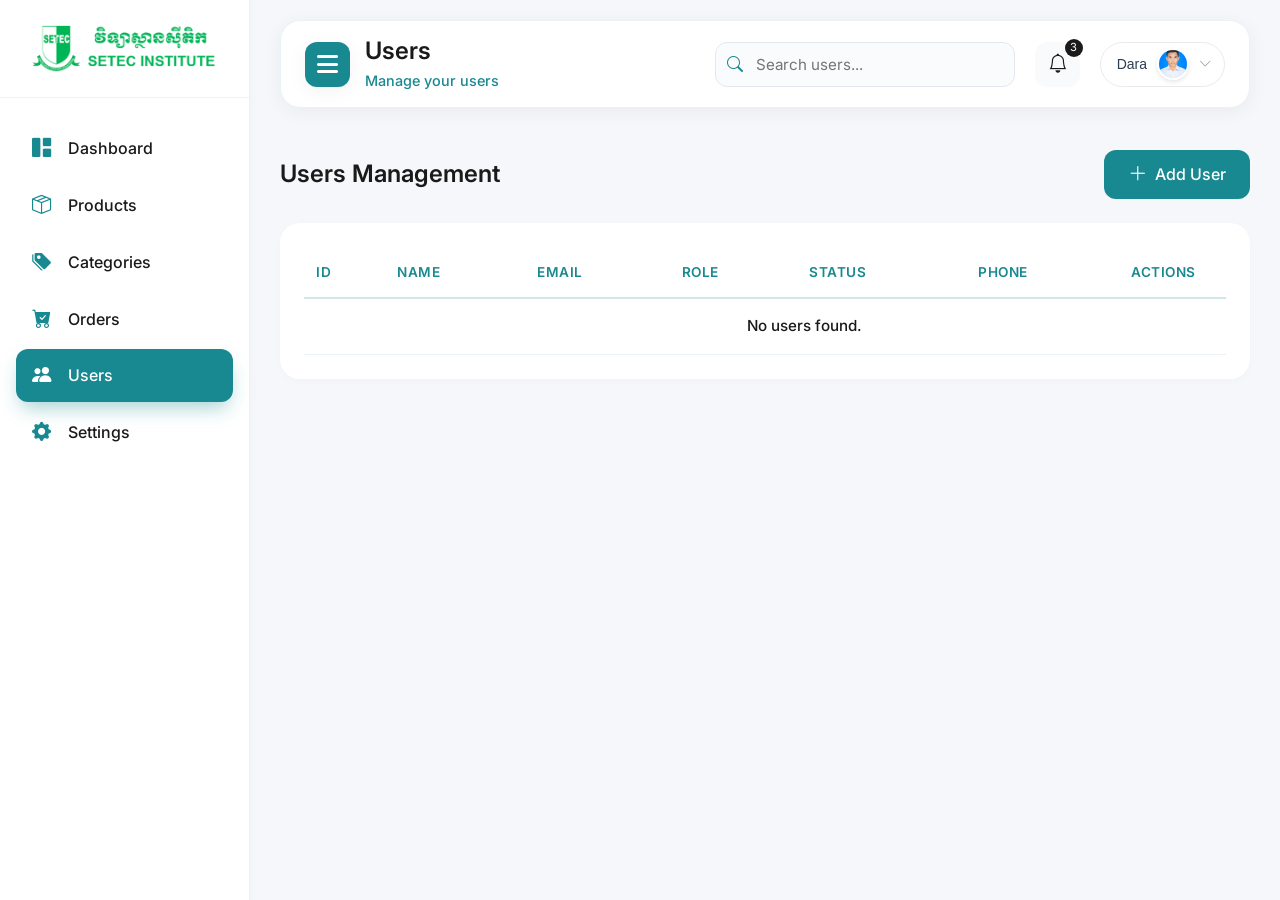
<file: users.html>
<!doctype html>
<html lang="en">
  <head>
    <meta charset="UTF-8" />
    <meta
      name="viewport"
      content="width=device-width, initial-scale=1.0, maximum-scale=1.0, user-scalable=yes" />
    <title>Setec | Users Admin</title>
    <link
      rel="icon"
      type="image/png"
      sizes="180x180"
      href="./image/setec.png" />

    <!-- Font Awesome -->
    <link
      rel="stylesheet"
      href="https://cdnjs.cloudflare.com/ajax/libs/font-awesome/6.0.0/css/all.min.css" />
    <!-- Bootstrap 5 CSS -->
    <link
      href="https://cdn.jsdelivr.net/npm/bootstrap@5.3.0/dist/css/bootstrap.min.css"
      rel="stylesheet" />
    <!-- Bootstrap Icons -->
    <link
      rel="stylesheet"
      href="https://cdn.jsdelivr.net/npm/bootstrap-icons@1.11.0/font/bootstrap-icons.css" />
    <!-- Google Fonts -->
    <link
      href="https://fonts.googleapis.com/css2?family=Inter:wght@300;400;500;600;700&display=swap"
      rel="stylesheet" />
    <!-- Custom CSS -->
    <link rel="stylesheet" href="style.css" />

    <style>
      /* ===== USERS PAGE SPECIFIC STYLES ===== */

      /* Section Header */
      .section-header {
        display: flex;
        flex-direction: row;
        justify-content: space-between;
        align-items: center;
        gap: 15px;
        margin-bottom: 24px;
        margin-top: 30px;
      }

      .section-header h3 {
        font-size: 1.5rem;
        font-weight: 600;
        color: var(--dark);
        margin: 0;
      }

      /* Add User Button */
      .btn-add {
        background: var(--primary);
        color: white;
        border: none;
        padding: 10px 24px;
        border-radius: 12px;
        font-weight: 500;
        display: inline-flex;
        align-items: center;
        justify-content: center;
        gap: 8px;
        transition: var(--transition);
        font-size: 1rem;
        cursor: pointer;
        white-space: nowrap;
      }

      .btn-add:hover {
        background: var(--dark);
        transform: translateY(-2px);
        box-shadow: 0 10px 20px -5px rgba(26, 26, 26, 0.5);
      }

      .btn-add i {
        font-size: 1.2rem;
      }

      /* Table Card */
      .section-card {
        background: var(--light);
        border-radius: 20px;
        padding: 24px;
        margin-bottom: 30px;
        box-shadow: 0 2px 10px rgba(0, 0, 0, 0.02);
      }

      /* Table Styles */
      .table {
        margin: 0;
        min-width: 1000px;
      }

      .table thead th {
        border-bottom: 2px solid rgba(25, 137, 145, 0.2);
        color: var(--primary);
        font-weight: 600;
        font-size: 0.85rem;
        text-transform: uppercase;
        letter-spacing: 0.5px;
        padding: 15px 12px;
        white-space: nowrap;
      }

      .table tbody td {
        padding: 16px 12px;
        color: var(--dark);
        font-weight: 500;
        vertical-align: middle;
        border-bottom: 1px solid var(--border-light);
      }

      .table tbody tr:hover {
        background: rgba(25, 137, 145, 0.05);
      }

      /* Role Badges */
      .role-badge {
        padding: 6px 12px;
        border-radius: 30px;
        font-weight: 500;
        font-size: 0.8rem;
        display: inline-block;
        white-space: nowrap;
      }

      .role-admin {
        background: rgba(25, 137, 145, 0.15);
        color: var(--primary);
      }

      .role-user {
        background: #e2e8f0;
        color: #475569;
      }

      .role-manager {
        background: #fed7aa;
        color: #92400e;
      }

      /* Status Badges */
      .status-badge {
        padding: 6px 12px;
        border-radius: 30px;
        font-weight: 500;
        font-size: 0.8rem;
        display: inline-block;
        white-space: nowrap;
      }

      .status-active {
        background: #d1fae5;
        color: #065f46;
      }

      .status-inactive {
        background: #fee2e2;
        color: #991b1b;
      }

      /* Action Buttons */
      .action-btn {
        width: 36px;
        height: 36px;
        border-radius: 10px;
        border: none;
        display: inline-flex;
        align-items: center;
        justify-content: center;
        margin: 0 4px;
        cursor: pointer;
        transition: var(--transition);
      }

      .btn-edit {
        background: rgba(25, 137, 145, 0.1);
        color: var(--primary);
      }

      .btn-edit:hover {
        background: var(--primary);
        color: white;
        transform: scale(1.1);
      }

      .btn-delete {
        background: rgba(220, 53, 69, 0.1);
        color: #dc3545;
      }

      .btn-delete:hover {
        background: #dc3545;
        color: white;
        transform: scale(1.1);
      }

      /* Empty State */
      .empty-state {
        text-align: center;
        padding: 60px 20px;
      }

      .empty-state i {
        font-size: 4rem;
        color: var(--primary);
        opacity: 0.3;
        margin-bottom: 20px;
      }

      .empty-state h5 {
        font-size: 1.3rem;
        color: var(--dark);
        margin-bottom: 10px;
        font-weight: 600;
      }

      .empty-state p {
        color: #64748b;
        margin-bottom: 25px;
        font-size: 1rem;
      }

      .empty-state .btn-add {
        width: auto;
        display: inline-flex;
      }

      /* Delete Modal Header */
      .delete-modal-header {
        background: #dc3545 !important;
        border-bottom: none;
      }

      /* ===== HEADER FIXES ===== */
      .header {
        background: rgba(255, 255, 255, 0.95);
        backdrop-filter: blur(10px);
        border-radius: 20px;
        padding: 16px 24px;
        box-shadow: var(--shadow-md);
        display: flex;
        justify-content: space-between;
        align-items: center;
        position: fixed;
        top: 20px;
        right: 30px;
        left: calc(250px + 30px);
        z-index: 99;
        border: 1px solid rgba(25, 137, 145, 0.1);
        transition: var(--transition);
      }

      .hamber {
        display: flex;
        align-items: center;
        gap: 15px;
      }

      .page-title {
        display: flex;
        flex-direction: column;
      }

      .page-title h2 {
        font-weight: 600;
        margin: 0;
        color: var(--dark);
        font-size: 1.5rem;
        line-height: 1.2;
      }

      .page-title p {
        color: var(--primary);
        margin: 4px 0 0 0;
        font-size: 0.9rem;
        font-weight: 500;
      }

      .header-actions {
        display: flex;
        align-items: center;
        gap: 20px;
        height: 100%;
      }

      /* Search box alignment */
      .search-box {
        position: relative;
        display: flex;
        align-items: center;
      }

      .search-box i {
        position: absolute;
        left: 12px;
        top: 50%;
        transform: translateY(-50%);
        color: var(--primary);
        z-index: 1;
      }

      .search-box input {
        padding: 10px 16px 10px 40px;
        border: 1px solid #e2e8f0;
        border-radius: 12px;
        width: 300px;
        font-size: 0.95rem;
        transition: var(--transition);
        background: rgba(248, 250, 252, 0.8);
        height: 45px;
        line-height: normal;
      }

      .search-box input:focus {
        outline: none;
        border-color: var(--primary);
        box-shadow: 0 0 0 3px rgba(25, 137, 145, 0.2);
      }

      /* Notification button alignment */
      .notification-btn {
        position: relative;
        background: #f8fafc;
        border: none;
        width: 45px;
        height: 45px;
        border-radius: 12px;
        display: flex;
        align-items: center;
        justify-content: center;
        color: var(--dark);
        transition: var(--transition);
        padding: 0;
      }

      .notification-btn:hover {
        background: var(--primary);
        color: white;
      }

      .notification-btn i {
        font-size: 1.2rem;
      }

      .notification-badge {
        position: absolute;
        top: -3px;
        right: -3px;
        background: var(--dark);
        color: white;
        font-size: 0.7rem;
        width: 18px;
        height: 18px;
        border-radius: 50%;
        display: flex;
        align-items: center;
        justify-content: center;
      }

      /* ===== USER DROPDOWN WITH MENU ===== */
      .user-menu-container {
        position: relative;
        display: inline-block;
      }

      .user-dropdown {
        display: flex;
        align-items: center;
        gap: 10px;
        padding: 6px 12px 6px 16px;
        background: white;
        border-radius: 40px;
        border: 1px solid #eaeaea;
        cursor: pointer;
        transition: all 0.2s ease;
        height: 45px;
        position: relative;
        z-index: 100;
      }

      .user-dropdown:hover {
        background: #f8f9fa;
        border-color: #d0d0d0;
        box-shadow: 0 2px 8px rgba(0, 0, 0, 0.05);
      }

      .user-dropdown span {
        font-size: 14px;
        font-weight: 500;
        color: #2c3e50;
      }

      .user-avatar {
        width: 32px;
        height: 32px;
        border-radius: 50%;
        overflow: hidden;
        border: 2px solid white;
        box-shadow: 0 2px 4px rgba(0, 0, 0, 0.1);
      }

      .user-avatar img {
        width: 100%;
        height: 100%;
        object-fit: cover;
      }

      .dropdown-arrow {
        font-size: 0.8rem;
        color: #94a3b8;
        transition: transform 0.3s ease;
      }

      .user-dropdown.active .dropdown-arrow {
        transform: rotate(180deg);
      }

      /* Dropdown Menu */
      .dropdown-menu {
        position: absolute;
        top: calc(100% + 10px);
        right: 0;
        width: 240px;
        background: white;
        border-radius: 16px;
        box-shadow: 0 10px 30px rgba(0, 0, 0, 0.15);
        opacity: 0;
        visibility: hidden;
        transform: translateY(-10px);
        transition: all 0.3s ease;
        z-index: 1000;
        overflow: hidden;
        border: 1px solid rgba(25, 137, 145, 0.1);
      }

      .dropdown-menu.show {
        opacity: 1;
        visibility: visible;
        transform: translateY(0);
      }

      .dropdown-header {
        padding: 16px 16px 8px 16px;
      }

      .dropdown-user-info {
        display: flex;
        flex-direction: column;
      }

      .dropdown-user-info strong {
        font-size: 1rem;
        color: var(--dark);
        margin-bottom: 4px;
      }

      .dropdown-user-info span {
        font-size: 0.8rem;
        color: var(--primary);
      }

      .dropdown-divider {
        height: 1px;
        background: var(--border-light);
        margin: 8px 0;
      }

      .dropdown-item {
        display: flex;
        align-items: center;
        gap: 12px;
        padding: 12px 16px;
        color: var(--dark);
        text-decoration: none;
        transition: all 0.2s ease;
        font-size: 0.95rem;
        cursor: pointer;
        border: none;
        background: none;
        width: 100%;
        text-align: left;
      }

      .dropdown-item:hover {
        background: #f8fafc;
      }

      .dropdown-item i {
        font-size: 1.2rem;
        color: var(--primary);
        width: 20px;
      }

      .dropdown-item.text-danger i {
        color: #dc3545;
      }

      .dropdown-item.text-danger:hover {
        background: #fff5f5;
        color: #dc3545;
      }

      /* Mobile search icon */
      .mobile-search-icon {
        display: none;
        width: 40px;
        height: 40px;
        background: #f8fafc;
        border-radius: 12px;
        align-items: center;
        justify-content: center;
        cursor: pointer;
        color: var(--primary);
        font-size: 1.2rem;
        transition: var(--transition);
      }

      .mobile-search-icon:hover {
        color: white;
      }

      .mobile-search-icon i {
        font-size: 1.2rem;
      }

      /* Mobile search overlay */
      .mobile-search-overlay {
        position: fixed;
        top: 0;
        left: 0;
        width: 100%;
        height: 100%;
        background: rgba(255, 255, 255, 0.98);
        backdrop-filter: blur(10px);
        z-index: 2000;
        display: flex;
        align-items: flex-start;
        justify-content: center;
        padding: 80px 20px 20px 20px;
        opacity: 0;
        visibility: hidden;
        transition: all 0.3s ease;
      }

      .mobile-search-overlay.active {
        opacity: 1;
        visibility: visible;
      }

      .mobile-search-overlay .bi-search {
        position: absolute;
        left: 35px;
        top: 95px;
        color: var(--primary);
        font-size: 1.2rem;
        z-index: 2001;
      }

      .mobile-search-overlay input {
        width: 100%;
        max-width: 500px;
        padding: 15px 20px 15px 50px;
        font-size: 1.1rem;
        border: 2px solid #e2e8f0;
        border-radius: 30px;
        outline: none;
        background: white;
        box-shadow: var(--shadow-md);
      }

      .mobile-search-overlay input:focus {
        border-color: var(--primary);
        box-shadow: 0 0 0 3px rgba(25, 137, 145, 0.2);
      }

      .mobile-search-close {
        position: absolute;
        top: 20px;
        right: 20px;
        width: 45px;
        height: 45px;
        background: var(--primary);
        border-radius: 50%;
        display: flex;
        align-items: center;
        justify-content: center;
        cursor: pointer;
        color: white;
        font-size: 1.2rem;
        transition: var(--transition);
        box-shadow: var(--shadow-md);
      }

      .mobile-search-close:hover {
        background: var(--dark);
        transform: rotate(90deg);
      }

      /* Hamburger button */
      .hamburger-btn {
        display: none;
        width: 45px;
        height: 45px;
        background: var(--primary);
        border: none;
        border-radius: 12px;
        color: white;
        font-size: 1.5rem;
        cursor: pointer;
        z-index: 1000;
        box-shadow: var(--shadow-md);
        transition: var(--transition);
        align-items: center;
        justify-content: center;
      }

      .hamburger-btn:hover {
        background-color: #1f7278;
        transform: scale(1.05);
      }

      .hamburger-btn i {
        font-size: 1.5rem;
      }

      @media (min-width: 769px) {
        .hamburger-btn {
          display: flex;
        }
      }

      /* ===== TABLET STYLES (iPad) ===== */
      @media (min-width: 768px) and (max-width: 1024px) {
        .header {
          left: calc(250px + 20px);
          right: 20px;
          padding: 14px 20px;
        }

        .search-box input {
          width: 220px;
          height: 42px;
        }

        .notification-btn {
          width: 42px;
          height: 42px;
        }

        .user-dropdown {
          height: 42px;
        }

        .section-header {
          margin-top: 40px;
        }

        .section-header h3 {
          font-size: 1.5rem;
        }

        .btn-add {
          padding: 10px 20px;
          font-size: 0.95rem;
        }

        .section-card {
          padding: 20px;
        }

        .table {
          min-width: 900px;
        }

        .table thead th {
          padding: 15px 10px;
          font-size: 0.85rem;
        }

        .table tbody td {
          padding: 16px 10px;
          font-size: 0.9rem;
        }

        .action-btn {
          width: 38px;
          height: 38px;
        }

        .role-badge,
        .status-badge {
          padding: 5px 10px;
          font-size: 0.75rem;
        }

        .dropdown-menu {
          width: 220px;
        }
      }

      /* ===== MOBILE STYLES (Phone) ===== */
      @media (max-width: 767px) {
        .header {
          left: 15px;
          right: 15px;
          top: 15px;
          padding: 12px 16px;
        }

        .hamber {
          gap: 10px;
        }

        .page-title h2 {
          font-size: 1.2rem;
        }

        .page-title p {
          font-size: 0.8rem;
        }

        .hamburger-btn {
          width: 38px;
          height: 38px;
        }

        .hamburger-btn i {
          font-size: 1.2rem;
        }

        .header-actions {
          gap: 8px;
        }

        .search-box {
          display: none;
        }

        .mobile-search-icon {
          display: flex;
          width: 38px;
          height: 38px;
        }

        .notification-btn {
          width: 38px;
          height: 38px;
        }

        .user-dropdown {
          padding: 4px;
          height: 38px;
        }

        .user-dropdown span {
          display: none;
        }

        .dropdown-arrow {
          display: none;
        }

        .user-avatar {
          width: 30px;
          height: 30px;
        }

        .dropdown-menu {
          width: 200px;
          right: 0;
        }

        .dropdown-header {
          padding: 12px 12px 4px 12px;
        }

        .dropdown-item {
          padding: 10px 12px;
          font-size: 0.9rem;
        }

        .main-content {
          padding: 80px 12px 20px 12px;
        }

        .section-header {
          flex-direction: column;
          align-items: stretch;
          margin-top: 20px;
          gap: 12px;
        }

        .section-header h3 {
          font-size: 1.3rem;
          text-align: left;
        }

        .btn-add {
          width: 100%;
          padding: 10px 20px;
          font-size: 1rem;
          border-radius: 14px;
          justify-content: center;
        }

        .btn-add i {
          font-size: 1.3rem;
        }

        .section-card {
          padding: 12px;
          border-radius: 16px;
        }

        /* Horizontal scroll hint */
        .table-responsive {
          position: relative;
          border-radius: 12px;
        }

        .table-responsive::after {
          content: "← Swipe to see more →";
          position: absolute;
          bottom: -25px;
          left: 50%;
          transform: translateX(-50%);
          font-size: 0.75rem;
          color: var(--primary);
          white-space: nowrap;
          animation: fadeInOut 2s infinite;
          pointer-events: none;
        }

        @keyframes fadeInOut {
          0%,
          100% {
            opacity: 0.3;
          }
          50% {
            opacity: 1;
          }
        }

        .table-responsive.scrolled::after {
          display: none;
        }

        .table {
          min-width: 800px;
        }

        .table thead th {
          padding: 12px 8px;
          font-size: 0.75rem;
        }

        .table tbody td {
          padding: 12px 8px;
          font-size: 0.85rem;
        }

        .role-badge,
        .status-badge {
          padding: 4px 8px;
          font-size: 0.7rem;
        }

        .action-btn {
          width: 34px;
          height: 34px;
        }

        .action-btn i {
          font-size: 0.9rem;
        }

        /* Empty state for mobile */
        .empty-state {
          padding: 40px 15px;
        }

        .empty-state i {
          font-size: 3.5rem;
        }

        .empty-state h5 {
          font-size: 1.2rem;
        }

        .empty-state p {
          font-size: 0.9rem;
        }

        /* Mobile Modal Styles */
        .modal-dialog {
          margin: 10px;
          max-width: calc(100% - 20px);
        }

        .modal-content {
          border-radius: 20px;
        }

        .modal-header {
          padding: 16px 20px;
        }

        .modal-header .modal-title {
          font-size: 1.2rem;
        }

        .modal-body {
          padding: 20px;
        }

        .modal-body .form-label {
          font-size: 0.95rem;
          margin-bottom: 6px;
        }

        .modal-body .form-control,
        .modal-body .form-select {
          padding: 14px 16px;
          font-size: 1rem;
          border-radius: 14px;
        }

        .modal-footer {
          padding: 16px 20px;
          gap: 10px;
          flex-direction: column-reverse;
        }

        .modal-footer .btn {
          width: 100%;
          padding: 14px 20px;
          font-size: 1rem;
          border-radius: 14px;
          margin: 0;
        }

        .modal-footer .btn-light {
          background: #f1f5f9;
          border: 1px solid #e2e8f0;
        }

        .modal-footer .btn-primary,
        .modal-footer .btn-danger {
          margin-bottom: 5px;
        }
      }

      /* ===== SMALL PHONES (iPhone SE, etc) ===== */
      @media (max-width: 375px) {
        .page-title h2 {
          font-size: 1rem;
        }

        .page-title p {
          font-size: 0.7rem;
        }

        .hamburger-btn {
          width: 34px;
          height: 34px;
        }

        .mobile-search-icon,
        .notification-btn {
          width: 34px;
          height: 34px;
        }

        .user-avatar {
          width: 26px;
          height: 26px;
        }

        .section-header h3 {
          font-size: 1.2rem;
        }

        .btn-add {
          padding: 12px 16px;
          font-size: 0.95rem;
        }

        .table {
          min-width: 700px;
        }

        .table thead th {
          padding: 10px 6px;
          font-size: 0.7rem;
        }

        .table tbody td {
          padding: 10px 6px;
          font-size: 0.8rem;
        }

        .role-badge,
        .status-badge {
          padding: 3px 6px;
          font-size: 0.65rem;
        }

        .action-btn {
          width: 32px;
          height: 32px;
        }

        .dropdown-menu {
          width: 180px;
        }
      }

      /* Landscape mode on phones */
      @media (max-width: 767px) and (orientation: landscape) {
        .main-content {
          padding: 80px 15px 15px 15px;
        }

        .section-header {
          margin-top: 15px;
        }

        .table-responsive::after {
          content: "← Swipe →";
          bottom: -20px;
        }

        .modal-dialog {
          max-width: 500px;
          margin: 20px auto;
        }

        .modal-footer {
          flex-direction: row;
        }

        .modal-footer .btn {
          width: auto;
          padding: 10px 24px;
        }
      }

      /* iPad Landscape */
      @media (min-width: 1025px) and (max-width: 1366px) {
        .section-header {
          margin-top: 50px;
        }

        .btn-add {
          width: auto;
        }

        .table tbody td {
          font-size: 0.95rem;
        }
      }

      /* Touch-friendly improvements */
      @media (hover: none) and (pointer: coarse) {
        .action-btn {
          width: 44px;
          height: 44px;
        }

        .action-btn i {
          font-size: 1.2rem;
        }

        .btn-add {
          min-height: 50px;
        }

        .modal-footer .btn {
          min-height: 50px;
        }

        .dropdown-item {
          padding: 14px 16px;
        }
      }

      /* Animation */
      @keyframes searchFadeIn {
        from {
          opacity: 0;
          transform: translateY(-20px);
        }
        to {
          opacity: 1;
          transform: translateY(0);
        }
      }

      .mobile-search-overlay.active input {
        animation: searchFadeIn 0.3s ease forwards;
      }

      @keyframes dropdownFade {
        from {
          opacity: 0;
          transform: translateY(-10px);
        }
        to {
          opacity: 1;
          transform: translateY(0);
        }
      }

      .dropdown-menu.show {
        animation: dropdownFade 0.3s ease forwards;
      }
    </style>
  </head>
  <body>
    <div class="container-fluid g-0">
      <div class="row g-0">
        <!-- Fixed Sidebar -->
        <div class="col-md-3 col-lg-2 px-0">
          <div class="sidebar">
            <div class="sidebar-brand">
              <img src="./image/logo.png" width="200px" alt="Logo" />
            </div>
            <div class="nav-menu">
              <div class="nav-item">
                <a href="index.html" class="nav-link">
                  <i class="bi bi-grid-1x2-fill"></i>
                  <span>Dashboard</span>
                </a>
              </div>
              <div class="nav-item">
                <a href="products.html" class="nav-link">
                  <i class="bi bi-box-seam"></i>
                  <span>Products</span>
                </a>
              </div>
              <div class="nav-item">
                <a href="categories.html" class="nav-link">
                  <i class="bi bi-tags-fill"></i>
                  <span>Categories</span>
                </a>
              </div>
              <div class="nav-item">
                <a href="orders.html" class="nav-link">
                  <i class="bi bi-cart-check-fill"></i>
                  <span>Orders</span>
                </a>
              </div>
              <div class="nav-item">
                <a href="users.html" class="nav-link active">
                  <i class="bi bi-people-fill"></i>
                  <span>Users</span>
                </a>
              </div>
              <div class="nav-item">
                <a href="settings.html" class="nav-link">
                  <i class="bi bi-gear-fill"></i>
                  <span>Settings</span>
                </a>
              </div>
            </div>
          </div>
        </div>

        <!-- Main Content -->
        <div class="main-wrapper">
          <!-- Fixed Header -->
          <div class="header">
            <div class="hamber">
              <button class="hamburger-btn" id="hamburgerBtn">
                <i class="fas fa-bars"></i>
              </button>
              <div class="page-title">
                <h2>Users</h2>
                <p>Manage your users</p>
              </div>
            </div>

            <div class="header-actions">
              <!-- Mobile search icon -->
              <div class="mobile-search-icon" id="mobileSearchIcon"></div>

              <!-- Regular search box -->
              <div class="search-box">
                <i class="bi bi-search"></i>
                <input
                  type="text"
                  id="searchUsers"
                  placeholder="Search users..." />
              </div>

              <button class="notification-btn">
                <i class="bi bi-bell"></i>
                <span class="notification-badge">3</span>
              </button>

              <!-- User Dropdown with Profile & Logout -->
              <div class="user-menu-container">
                <div class="user-dropdown" id="userDropdownBtn">
                  <span>Dara</span>
                  <div class="user-avatar">
                    <img src="./image/aboutme.JPG" alt="Dara" />
                  </div>
                  <i class="bi bi-chevron-down dropdown-arrow"></i>
                </div>

                <!-- Dropdown Menu -->
                <div class="dropdown-menu" id="userDropdownMenu">
                  <div class="dropdown-header">
                    <div class="dropdown-user-info">
                      <strong>Dara</strong>
                      <span>Administrator</span>
                    </div>
                  </div>
                  <div class="dropdown-divider"></div>
                  <a href="settings.html" class="dropdown-item">
                    <i class="bi bi-gear"></i>
                    Settings
                  </a>
                  <div class="dropdown-divider"></div>
                  <a href="#" class="dropdown-item text-danger" id="logoutBtn">
                    <i class="bi bi-box-arrow-right"></i>
                    Logout
                  </a>
                </div>
              </div>
            </div>
          </div>

          <!-- Mobile Search Overlay -->
          <div class="mobile-search-overlay" id="mobileSearchOverlay">
            <i class="bi bi-search"></i>
            <input
              type="text"
              id="mobileSearchInput"
              placeholder="Search users by name, email, role..." />
            <div class="mobile-search-close" id="mobileSearchClose">
              <i class="bi bi-x-lg"></i>
            </div>
          </div>

          <!-- Main Content Area -->
          <main class="main-content">
            <div class="section-header">
              <h3>Users Management</h3>
              <button class="btn-add" onclick="openUserModal()">
                <i class="bi bi-plus-lg"></i> Add User
              </button>
            </div>

            <div class="section-card">
              <div class="table-responsive" id="tableResponsive">
                <table class="table table-hover">
                  <thead>
                    <tr>
                      <th>ID</th>
                      <th>Name</th>
                      <th>Email</th>
                      <th>Role</th>
                      <th>Status</th>
                      <th>Phone</th>
                      <th>Actions</th>
                    </tr>
                  </thead>
                  <tbody id="usersTable">
                    <!-- Users will be loaded here dynamically -->
                  </tbody>
                </table>
              </div>

              <!-- Empty state -->
              <div
                id="emptyUsersMessage"
                class="empty-state"
                style="display: none">
                <i class="bi bi-people"></i>
                <h5>No users found</h5>
                <p>Click the "Add User" button to create your first user.</p>
                <button
                  class="btn-add"
                  onclick="openUserModal()"
                  style="width: auto; display: inline-flex">
                  <i class="bi bi-plus-lg"></i> Create User
                </button>
              </div>
            </div>
          </main>
        </div>
      </div>
    </div>

    <!-- User Modal -->
    <div class="modal fade" id="userModal" tabindex="-1" aria-hidden="true">
      <div class="modal-dialog">
        <div class="modal-content">
          <div class="modal-header">
            <h5 class="modal-title" id="userModalTitle">Add User</h5>
            <button
              type="button"
              class="btn-close"
              data-bs-dismiss="modal"
              aria-label="Close"></button>
          </div>
          <div class="modal-body">
            <form
              id="userForm"
              onsubmit="
                event.preventDefault();
                saveUser();
              ">
              <input type="hidden" id="userId" />
              <div class="row">
                <div class="col-md-6 mb-3">
                  <label class="form-label">First Name</label>
                  <input
                    placeholder="Enter first name"
                    type="text"
                    class="form-control"
                    id="firstName"
                    required />
                </div>
                <div class="col-md-6 mb-3">
                  <label class="form-label">Last Name</label>
                  <input
                    placeholder="Enter last name"
                    type="text"
                    class="form-control"
                    id="lastName"
                    required />
                </div>
              </div>
              <div class="mb-3">
                <label class="form-label">Email</label>
                <input
                  type="email"
                  class="form-control"
                  id="email"
                  required
                  placeholder="user@example.com" />
              </div>
              <div class="row">
                <div class="col-md-6 mb-3">
                  <label class="form-label">Role</label>
                  <select class="form-select" id="role">
                    <option value="User">User</option>
                    <option value="Admin">Admin</option>
                    <option value="Manager">Manager</option>
                  </select>
                </div>
                <div class="col-md-6 mb-3">
                  <label class="form-label">Status</label>
                  <select class="form-select" id="userStatus">
                    <option value="Active">Active</option>
                    <option value="Inactive">Inactive</option>
                  </select>
                </div>
              </div>
              <div class="mb-3">
                <label class="form-label">Phone</label>
                <input
                  type="text"
                  class="form-control"
                  id="phone"
                  placeholder="+855 12 345 678" />
              </div>
            </form>
          </div>
          <div class="modal-footer">
            <button type="button" class="btn btn-light" data-bs-dismiss="modal">
              Cancel
            </button>
            <button type="button" class="btn btn-primary" onclick="saveUser()">
              <i class="bi bi-check-lg me-1"></i> Save User
            </button>
          </div>
        </div>
      </div>
    </div>

    <!-- Delete Modal -->
    <div class="modal fade" id="deleteModal" tabindex="-1" aria-hidden="true">
      <div class="modal-dialog">
        <div class="modal-content">
          <div
            class="modal-header delete-modal-header"
            style="background: #c51c1c">
            <h5 class="modal-title text-white">
              <i class="bi bi-exclamation-triangle-fill me-2"></i>
              Confirm Delete
            </h5>
            <button
              type="button"
              class="btn-close btn-close-white"
              data-bs-dismiss="modal"
              aria-label="Close"></button>
          </div>
          <div class="modal-body">
            <p class="mb-0">
              Are you sure you want to delete
              <strong id="deleteItemName"></strong>?
            </p>
            <div class="text-danger mt-3 small">
              <i class="bi bi-info-circle me-1"></i>
              This action cannot be undone.
            </div>
          </div>
          <div class="modal-footer">
            <button type="button" class="btn btn-light" data-bs-dismiss="modal">
              <i class="bi bi-x-lg me-1"></i> Cancel
            </button>
            <button
              type="button"
              class="btn btn-danger"
              onclick="confirmDelete()">
              <i class="bi bi-trash me-1"></i> Delete User
            </button>
          </div>
        </div>
      </div>
    </div>

    <!-- Toast Container -->
    <div class="toast-container" id="toastContainer"></div>

    <!-- Scripts -->
    <script src="https://cdn.jsdelivr.net/npm/bootstrap@5.3.0/dist/js/bootstrap.bundle.min.js"></script>
    <script src="app.js"></script>
    <script>
      // ===== USER DROPDOWN FUNCTIONALITY =====
      function initUserDropdown() {
        const userDropdownBtn = document.getElementById("userDropdownBtn");
        const userDropdownMenu = document.getElementById("userDropdownMenu");
        const logoutBtn = document.getElementById("logoutBtn");

        if (!userDropdownBtn || !userDropdownMenu) return;

        // Toggle dropdown on click
        userDropdownBtn.addEventListener("click", function (e) {
          e.stopPropagation();
          e.preventDefault();
          this.classList.toggle("active");
          userDropdownMenu.classList.toggle("show");
        });

        // Close dropdown when clicking outside
        document.addEventListener("click", function (e) {
          if (
            !userDropdownBtn.contains(e.target) &&
            !userDropdownMenu.contains(e.target)
          ) {
            userDropdownBtn.classList.remove("active");
            userDropdownMenu.classList.remove("show");
          }
        });

        // Close dropdown on escape key
        document.addEventListener("keydown", function (e) {
          if (e.key === "Escape") {
            userDropdownBtn.classList.remove("active");
            userDropdownMenu.classList.remove("show");
          }
        });

        // Prevent dropdown from closing when clicking inside menu
        userDropdownMenu.addEventListener("click", function (e) {
          e.stopPropagation();
        });

        // Logout functionality
        if (logoutBtn) {
          logoutBtn.addEventListener("click", function (e) {
            e.preventDefault();
            logout();
          });
        }
      }

      // ===== LOGOUT FUNCTION =====
      function logout() {
        // Show confirmation toast
        if (typeof showToast === "function") {
          showToast("Logging out...", "info");
        } else {
          alert("Logging out...");
        }

        // Clear any user session data
        localStorage.removeItem("user");
        localStorage.removeItem("sidebarCollapsed");
        sessionStorage.clear();

        // Redirect to login page after short delay
        setTimeout(() => {
          window.location.href = "./Login/login.html";
        }, 1500);
      }

      // Page-specific initialization
      document.addEventListener("DOMContentLoaded", function () {
        // Load users when page loads
        if (typeof loadUsers === "function") {
          loadUsers();
        }

        // Initialize user dropdown
        initUserDropdown();

        // Setup desktop search functionality
        const searchInput = document.getElementById("searchUsers");
        if (searchInput) {
          searchInput.addEventListener("keyup", function (e) {
            const term = e.target.value.toLowerCase();
            if (typeof users !== "undefined") {
              const filtered = users.filter(
                (u) =>
                  u.firstName.toLowerCase().includes(term) ||
                  u.lastName.toLowerCase().includes(term) ||
                  u.email.toLowerCase().includes(term) ||
                  u.role.toLowerCase().includes(term),
              );
              if (typeof displayFilteredUsers === "function") {
                displayFilteredUsers(filtered);
              }
            }
          });
        }

        // Mobile search functionality
        const mobileSearchIcon = document.getElementById("mobileSearchIcon");
        const mobileSearchOverlay = document.getElementById(
          "mobileSearchOverlay",
        );
        const mobileSearchClose = document.getElementById("mobileSearchClose");
        const mobileSearchInput = document.getElementById("mobileSearchInput");

        if (mobileSearchIcon && mobileSearchOverlay) {
          mobileSearchIcon.addEventListener("click", function () {
            mobileSearchOverlay.classList.add("active");
            setTimeout(() => mobileSearchInput.focus(), 300);
          });
        }

        if (mobileSearchClose && mobileSearchOverlay) {
          mobileSearchClose.addEventListener("click", function () {
            mobileSearchOverlay.classList.remove("active");
          });
        }

        if (mobileSearchInput) {
          mobileSearchInput.addEventListener("keyup", function (e) {
            const term = e.target.value.toLowerCase();
            if (typeof users !== "undefined") {
              const filtered = users.filter(
                (u) =>
                  u.firstName.toLowerCase().includes(term) ||
                  u.lastName.toLowerCase().includes(term) ||
                  u.email.toLowerCase().includes(term) ||
                  u.role.toLowerCase().includes(term),
              );
              if (typeof displayFilteredUsers === "function") {
                displayFilteredUsers(filtered);
              }
            }
          });
        }

        // Close mobile search with Escape key
        document.addEventListener("keydown", function (e) {
          if (
            e.key === "Escape" &&
            mobileSearchOverlay?.classList.contains("active")
          ) {
            mobileSearchOverlay.classList.remove("active");
          }
        });

        // Remove scroll hint after user scrolls
        const tableResponsive = document.getElementById("tableResponsive");
        if (tableResponsive) {
          tableResponsive.addEventListener("scroll", function () {
            this.classList.add("scrolled");
          });
        }

        // Fix for iOS tap highlight
        const buttons = document.querySelectorAll(
          "button, .btn-add, .action-btn, .user-dropdown, .mobile-search-icon, .dropdown-item",
        );
        buttons.forEach((button) => {
          button.addEventListener("touchstart", function () {}, {
            passive: true,
          });
        });
      });

      // Fix for iOS modal scrolling issue
      document.addEventListener(
        "touchmove",
        function (e) {
          if (e.target.closest(".modal-content")) {
            e.stopPropagation();
          }
        },
        { passive: false },
      );
    </script>
  </body>
</html>
</file>
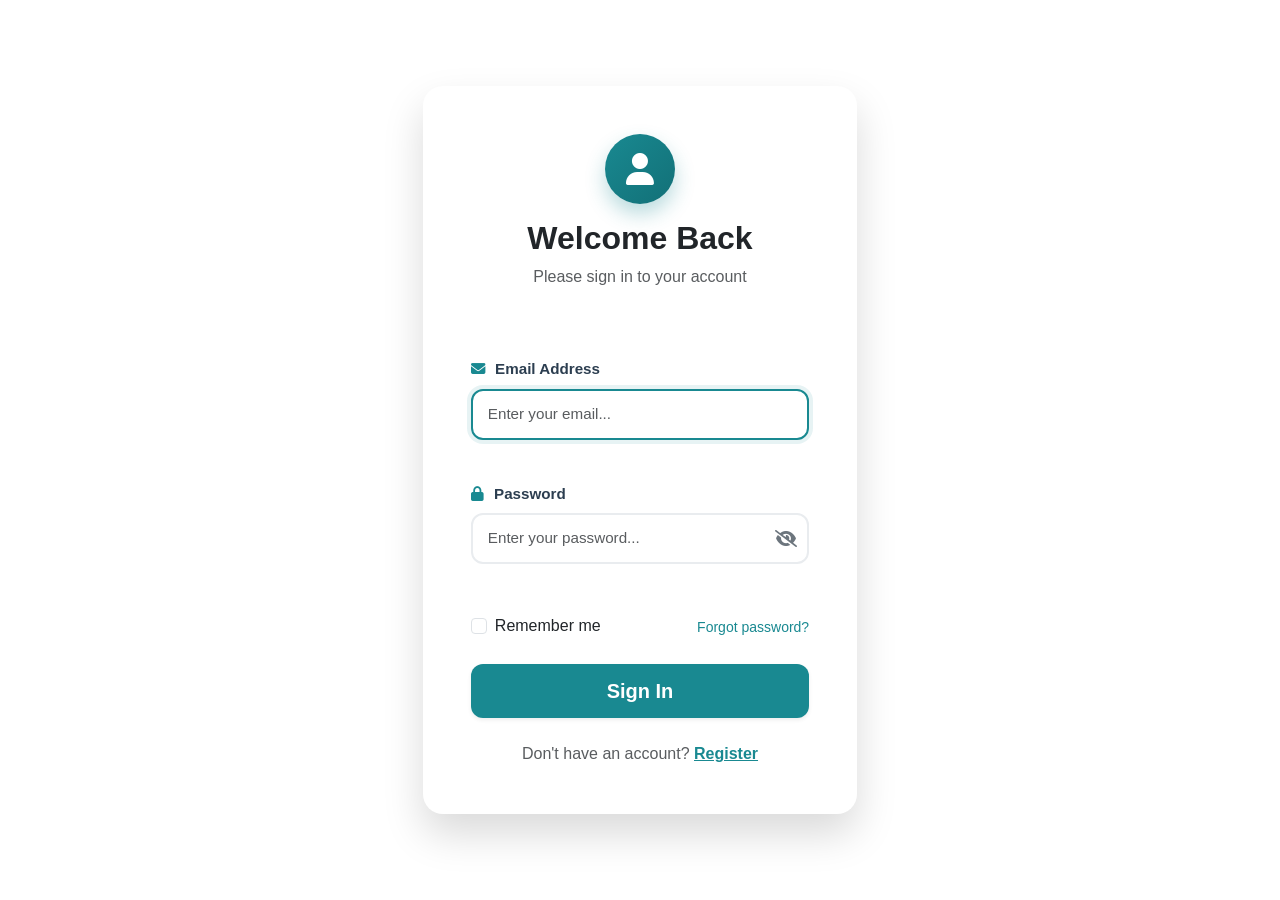
<file: Login/login.html>
<!doctype html>
<html lang="en">
  <head>
    <meta charset="UTF-8" />
    <meta name="viewport" content="width=device-width, initial-scale=1.0" />
    <title> Login | Register</title>
    <!-- Font Awesome -->
    <link
      rel="stylesheet"
      href="https://cdnjs.cloudflare.com/ajax/libs/font-awesome/6.4.0/css/all.min.css" />
    <!-- Bootstrap 5 CSS -->
    <link
      href="https://cdn.jsdelivr.net/npm/bootstrap@5.3.0/dist/css/bootstrap.min.css"
      rel="stylesheet" />
    <style>
      :root {
        --primary: #198991;
        --primary-dark: #127077;
        --primary-light: #e6f3f4;
        --primary-soft: #d4ecee;
        --text-dark: #2c3e50;
        --text-muted: #6c757d;
        --border-color: #e9ecef;
        --success: #28a745;
        --error: #dc3545;
        --white: #ffffff;
        --gray-light: #f8f9fa;
      }

      body {
        
        min-height: 100vh;
        font-family: "Segoe UI", Tahoma, Geneva, Verdana, sans-serif;
      }

      .container {
        padding: 20px;
      }

      /* Card Styling */
      .auth-card {
        border: none;
        border-radius: 20px !important;
        background: var(--white);
        box-shadow: 0 20px 40px rgba(0, 0, 0, 0.15);
        overflow: hidden;
        animation: slideUp 0.5s ease;
      }

      @keyframes slideUp {
        from {
          opacity: 0;
          transform: translateY(30px);
        }
        to {
          opacity: 1;
          transform: translateY(0);
        }
      }

      /* Header Icon */
      .icon-wrapper {
        background: var(--primary) !important;
        background: linear-gradient(
          135deg,
          var(--primary) 0%,
          var(--primary-dark) 100%
        ) !important;
        width: 70px;
        height: 70px;
        border-radius: 50%;
        display: inline-flex;
        align-items: center;
        justify-content: center;
        margin-bottom: 15px;
        box-shadow: 0 10px 20px rgba(25, 137, 145, 0.3);
      }

      .icon-wrapper i {
        color: var(--white);
        font-size: 2rem;
      }

      /* Form Switch Buttons */
      .form-switch-container {
        display: flex;
        gap: 10px;
        margin-bottom: 25px;
        padding: 5px;
        background: var(--gray-light);
        border-radius: 12px;
      }

      .form-switch-btn {
        flex: 1;
        padding: 12px;
        border: none;
        background: transparent;
        color: var(--text-muted);
        font-weight: 600;
        border-radius: 10px;
        transition: all 0.3s ease;
        cursor: pointer;
      }

      .form-switch-btn i {
        margin-right: 8px;
      }

      .form-switch-btn:hover {
        color: var(--primary);
      }

      .form-switch-btn.active {
        background: var(--white);
        color: var(--primary);
        box-shadow: 0 4px 10px rgba(0, 0, 0, 0.05);
      }

      /* Form Containers */
      .form-container {
        display: none;
        animation: fadeIn 0.5s ease;
      }

      .form-container.active {
        display: block;
      }

      @keyframes fadeIn {
        from {
          opacity: 0;
          transform: translateX(20px);
        }
        to {
          opacity: 1;
          transform: translateX(0);
        }
      }

      /* Form Controls */
      .form-label {
        color: var(--text-dark);
        font-weight: 600;
        font-size: 0.95rem;
        margin-bottom: 8px;
      }

      .form-label i {
        color: var(--primary);
        margin-right: 6px;
        font-size: 0.9rem;
      }

      .input-wrapper {
        position: relative;
        display: flex;
        align-items: center;
      }

      .form-control {
        border: 2px solid var(--border-color);
        border-radius: 12px;
        padding: 12px 45px 12px 15px;
        font-size: 0.95rem;
        transition: all 0.3s ease;
        height: auto;
      }

      .form-control:focus {
        border-color: var(--primary);
        box-shadow: 0 0 0 4px rgba(25, 137, 145, 0.1);
        outline: none;
      }

      .form-control.error {
        border-color: var(--error);
        background-color: #fff8f8;
      }

      .form-control.success {
        border-color: var(--success);
        background-color: #f8fff8;
      }

      /* Toggle Password Button */
      .toggle-password {
        position: absolute;
        right: 12px;
        background: none;
        border: none;
        color: var(--text-muted);
        cursor: pointer;
        padding: 0;
        font-size: 1.1rem;
        transition: color 0.3s ease;
        z-index: 10;
      }

      .toggle-password:hover {
        color: var(--primary);
      }

      /* Error Message */
      .error-message {
        display: block;
        margin-top: 6px;
        font-size: 0.85rem;
        color: var(--error);
        opacity: 0;
        transform: translateY(-10px);
        transition: all 0.3s ease;
        min-height: 20px;
      }

      .error-message.show {
        opacity: 1;
        transform: translateY(0);
      }

      /* Form Message */
      .form-message {
        padding: 12px 16px;
        border-radius: 10px;
        margin: 20px 0;
        font-size: 0.95rem;
        display: flex;
        align-items: center;
        gap: 8px;
        animation: slideDown 0.3s ease;
      }

      .form-message::before {
        font-family: "Font Awesome 6 Free";
        font-weight: 900;
      }

      .form-message.success {
        background: #d4edda;
        color: #155724;
        border: 1px solid #c3e6cb;
      }

      .form-message.success::before {
        content: "\f00c";
      }

      .form-message.error {
        background: #f8d7da;
        color: #721c24;
        border: 1px solid #f5c6cb;
      }

      .form-message.error::before {
        content: "\f071";
      }

      @keyframes slideDown {
        from {
          opacity: 0;
          transform: translateY(-10px);
        }
        to {
          opacity: 1;
          transform: translateY(0);
        }
      }

      /* Primary Button */
      .btn-primary {
        background: var(--primary) !important;
        border: none !important;
        border-radius: 12px !important;
        padding: 12px !important;
        font-weight: 600 !important;
        transition: all 0.3s ease !important;
      }

      .btn-primary:hover {
        background: var(--primary-dark) !important;
        transform: translateY(-2px);
        box-shadow: 0 10px 20px rgba(25, 137, 145, 0.3) !important;
      }

      .btn-primary:active {
        transform: translateY(0);
      }

      /* Links */
      .text-primary {
        color: var(--primary) !important;
      }

      .text-primary:hover {
        color: var(--primary-dark) !important;
      }

      .form-check-input:checked {
        background-color: var(--primary);
        border-color: var(--primary);
      }

      /* Password Requirements */
      .password-requirements {
        background: var(--gray-light);
        padding: 12px;
        border-radius: 10px;
        margin-top: 15px;
        font-size: 0.85rem;
      }

      .password-requirements p {
        margin: 5px 0;
        color: var(--text-muted);
      }

      .password-requirements i {
        color: var(--primary);
        margin-right: 8px;
      }

      /* Responsive */
      @media (max-width: 576px) {
        .card-body {
          padding: 1.5rem !important;
        }

        .form-switch-btn {
          padding: 10px;
          font-size: 0.9rem;
        }

        .form-switch-btn i {
          margin-right: 4px;
        }
      }
    </style>
  </head>
  <body>
    <div
      class="container d-flex justify-content-center align-items-center min-vh-100">
      <div class="row w-100 justify-content-center">
        <div class="col-md-8 col-lg-6 col-xl-5">
          <div class="card auth-card">
            <div class="card-body p-4 p-md-5">
              <!-- Header -->
              <div class="text-center mb-4">
                <div class="icon-wrapper">
                  <i class="fa-solid fa-user"></i>
                </div>
                <h2 class="fw-bold text-dark" id="form-title">Welcome Back</h2>
                <p class="text-muted" id="form-subtitle">
                  Please sign in to your account
                </p>
              </div>

              <!-- Form Switch Buttons -->
                <div class="form-message" id="login-message"></div>
              <div class="form-switch-container" style="display: none;">
                <button
                  class="form-switch-btn active"
                  data-form="login"
                  id="switch-login">
                  Login
                </button>
                <button
                  class="form-switch-btn"
                  data-form="signup"
                  id="switch-signup">
                  Register
                </button>
              </div>

              <!-- Login Form Container -->
              <div class="form-container active" id="login-form">
                <form id="loginForm">
                  <!-- Email -->
                  <div class="mb-3">
                    <label class="form-label">
                      <i class="fa-solid fa-envelope"></i> Email Address
                    </label>
                    <div class="input-wrapper">
                      <input
                        type="email"
                        class="form-control"
                        id="login-email"
                        placeholder="Enter your email..."
                        autocomplete="off" />
                    </div>
                    <span class="error-message" id="login-email-error"></span>
                  </div>

                  <!-- Password with toggle -->
                  <div class="mb-4">
                    <label class="form-label">
                      <i class="fa-solid fa-lock"></i> Password
                    </label>
                    <div class="input-wrapper">
                      <input
                        type="password"
                        class="form-control"
                        id="login-password"
                        placeholder="Enter your password..." />
                      <button
                        type="button"
                        class="toggle-password"
                        data-target="login-password">
                        <i class="fa-solid fa-eye-slash"></i>
                      </button>
                    </div>
                    <span
                      class="error-message"
                      id="login-password-error"></span>
                  </div>

                  <!-- Remember Me & Forgot Password -->
                  <div
                    class="d-flex justify-content-between align-items-center mb-4">
                    <div class="form-check">
                      <input
                        class="form-check-input"
                        type="checkbox"
                        id="remember" />
                      <label class="form-check-label" for="remember">
                        Remember me
                      </label>
                    </div>
                    <a href="#" class="text-decoration-none text-primary small"
                      >Forgot password?</a
                    >
                  </div>

                  <!-- Form Message -->
                 

                  <!-- Submit Button -->
                  <div class="d-grid mb-4">
                    <button
                      type="submit"
                      class="btn btn-primary btn-lg fw-semibold py-2 shadow-sm">
                      Sign In
                    </button>
                  </div>

                  <!-- Register Link -->
                  <div class="text-center">
                    <p class="text-muted mb-0">
                      Don't have an account?
                      <a
                        href="#"
                        class="text-primary fw-semibold"
                        id="goto-signup"
                        >Register</a
                      >
                    </p>
                  </div>
                </form>
              </div>

              <!-- Signup Form Container -->
              <div class="form-container" id="signup-form">
                <form id="signupForm">
                  <!-- Email -->
                  <div class="mb-3">
                    <label class="form-label">
                      <i class="fa-solid fa-envelope"></i> Email Address
                    </label>
                    <div class="input-wrapper">
                      <input
                        type="email"
                        class="form-control"
                        id="signup-email"
                        placeholder="Enter your email..."
                        autocomplete="off" />
                    </div>
                    <span class="error-message" id="signup-email-error"></span>
                  </div>

                  <!-- Password with toggle -->
                  <div class="mb-3">
                    <label class="form-label">
                      <i class="fa-solid fa-lock"></i> Password
                    </label>
                    <div class="input-wrapper">
                      <input
                        type="password"
                        class="form-control"
                        id="signup-password"
                        placeholder="Create a password (min. 6 characters)" />
                      <button
                        type="button"
                        class="toggle-password"
                        data-target="signup-password">
                        <i class="fa-solid fa-eye-slash"></i>
                      </button>
                    </div>
                    <span
                      class="error-message"
                      id="signup-password-error"></span>
                  </div>

                  <!-- Confirm Password with toggle -->
                  <div class="mb-4">
                    <label class="form-label">
                      <i class="fa-solid fa-check-circle"></i> Confirm Password
                    </label>
                    <div class="input-wrapper">
                      <input
                        type="password"
                        class="form-control"
                        id="signup-confirm"
                        placeholder="Confirm your password" />
                      <button
                        type="button"
                        class="toggle-password"
                        data-target="signup-confirm">
                        <i class="fa-solid fa-eye-slash"></i>
                      </button>
                    </div>
                    <span
                      class="error-message"
                      id="signup-confirm-error"></span>
                  </div>

                  <!-- Form Message -->
                 

                  <!-- Submit Button -->
                  <div class="d-grid mb-4">
                    <button
                      type="submit"
                      class="btn btn-primary btn-lg fw-semibold py-2 shadow-sm">
                    Create Account
                    </button>
                  </div>

                  <!-- Login Link -->
                  <div class="text-center">
                    <p class="text-muted mb-0">
                      Already have an account?
                      <a href="#" id="goto-login">Login</a>
                    </p>
                  </div>
                </form>

                <!-- Password Requirements -->
                
              </div>
            </div>
          </div>
        </div>
      </div>
    </div>

    <!-- JavaScript -->
    <script>
      // ========== DOM ELEMENTS ==========
      const loginForm = document.getElementById("loginForm");
      const signupForm = document.getElementById("signupForm");
      const loginFormContainer = document.getElementById("login-form");
      const signupFormContainer = document.getElementById("signup-form");
      const formSwitchBtns = document.querySelectorAll(".form-switch-btn");
      const formTitle = document.getElementById("form-title");
      const formSubtitle = document.getElementById("form-subtitle");
      const gotoSignup = document.getElementById("goto-signup");
      const gotoLogin = document.getElementById("goto-login");

      // ========== FIX: Create message elements if they don't exist ==========
      if (!document.getElementById("login-message")) {
        const loginMessageDiv = document.createElement("div");
        loginMessageDiv.id = "login-message";
        loginMessageDiv.className = "form-message";
        loginMessageDiv.style.display = "none";
        loginForm.insertBefore(loginMessageDiv, loginForm.firstChild);
      }
      
      if (!document.getElementById("signup-message")) {
        const signupMessageDiv = document.createElement("div");
        signupMessageDiv.id = "signup-message";
        signupMessageDiv.className = "form-message";
        signupMessageDiv.style.display = "none";
        signupForm.insertBefore(signupMessageDiv, signupForm.firstChild);
      }

      // Password visibility toggle functionality
      document.querySelectorAll(".toggle-password").forEach((button) => {
        button.addEventListener("click", function () {
          const targetId = this.getAttribute("data-target");
          const passwordField = document.getElementById(targetId);
          const icon = this.querySelector("i");

          if (passwordField.type === "password") {
            passwordField.type = "text";
            icon.classList.remove("fa-eye-slash");
            icon.classList.add("fa-eye");
          } else {
            passwordField.type = "password";
            icon.classList.remove("fa-eye");
            icon.classList.add("fa-eye-slash");
          }
        });
      });

      // ========== FORM SWITCHING ==========
      formSwitchBtns.forEach((btn) => {
        btn.addEventListener("click", () => {
          const formToShow = btn.getAttribute("data-form");

          // Update active button state
          formSwitchBtns.forEach((b) => b.classList.remove("active"));
          btn.classList.add("active");

          // Hide both forms
          loginFormContainer.classList.remove("active");
          signupFormContainer.classList.remove("active");

          // Clear all errors and messages
          clearFormErrors();
          clearFormMessages();

          // Clear form fields
          clearFormFields();

          // Show selected form and update title
          if (formToShow === "login") {
            loginFormContainer.classList.add("active");
            formTitle.textContent = "Welcome Back";
            formSubtitle.textContent = "Please sign in to your account";
          } else {
            signupFormContainer.classList.add("active");
            formTitle.textContent = "Create Account";
            formSubtitle.textContent = "Please fill in your details";
          }
        });
      });

      // Quick links
      if (gotoSignup) {
        gotoSignup.addEventListener("click", (e) => {
          e.preventDefault();
          document.querySelector('[data-form="signup"]').click();
        });
      }

      if (gotoLogin) {
        gotoLogin.addEventListener("click", (e) => {
          e.preventDefault();
          document.querySelector('[data-form="login"]').click();
        });
      }

      // ========== VALIDATION FUNCTIONS ==========
      function isValidEmail(email) {
        return /^[^\s@]+@[^\s@]+\.[^\s@]+$/.test(email.trim());
      }

      function clearFormErrors() {
        document.querySelectorAll(".error-message").forEach((el) => {
          el.classList.remove("show");
          el.textContent = "";
        });

        document.querySelectorAll(".form-control").forEach((input) => {
          input.classList.remove("error", "success");
        });
      }

      function clearFormMessages() {
        const loginMsg = document.getElementById("login-message");
        const signupMsg = document.getElementById("signup-message");
        
        if (loginMsg) {
          loginMsg.style.display = "none";
          loginMsg.className = "form-message";
        }
        if (signupMsg) {
          signupMsg.style.display = "none";
          signupMsg.className = "form-message";
        }
      }

      function clearFormFields() {
        document.querySelectorAll(".form-control").forEach((input) => {
          input.value = "";
        });
      }

      function showError(inputId, message) {
        const input = document.getElementById(inputId);
        const errorEl = document.getElementById(`${inputId}-error`);

        if (input) {
          input.classList.add("error");
          input.classList.remove("success");
        }

        if (errorEl) {
          errorEl.textContent = message;
          errorEl.classList.add("show");
        }
      }

      function showSuccess(inputId) {
        const input = document.getElementById(inputId);
        if (input) {
          input.classList.add("success");
          input.classList.remove("error");
        }
      }

      function showFormMessage(formId, message, type = "success") {
        const messageEl = document.getElementById(`${formId}-message`);
        if (messageEl) {
          messageEl.textContent = message;
          messageEl.className = `form-message ${type}`;
          messageEl.style.display = "flex";
          
          // Auto-hide after 5 seconds
          setTimeout(() => {
            if (messageEl) {
              messageEl.style.display = "none";
            }
          }, 5000);
        }
      }

      // ========== USER STORAGE (FIXED) ==========
      function storeUser(email, password) {
        // Store in registered users
        const users = JSON.parse(localStorage.getItem("registeredUsers") || "{}");
        users[email.toLowerCase()] = { 
          email: email.toLowerCase(), 
          password: password,
          createdAt: new Date().toISOString()
        };
        localStorage.setItem("registeredUsers", JSON.stringify(users));
        
        // Also update dashboard users array
        let dashboardUsers = JSON.parse(localStorage.getItem("users") || "[]");
        const newId = dashboardUsers.length > 0 ? Math.max(...dashboardUsers.map(u => u.id)) + 1 : 1;
        dashboardUsers.push({
          id: newId,
          firstName: email.split('@')[0],
          lastName: "",
          email: email.toLowerCase(),
          role: "User",
          status: "Active",
          phone: ""
        });
        localStorage.setItem("users", JSON.stringify(dashboardUsers));
      }

      function getUser(email) {
        const users = JSON.parse(localStorage.getItem("registeredUsers") || "{}");
        return users[email.toLowerCase()] || null;
      }

      // ========== LOGIN FORM HANDLER (FIXED) ==========
      if (loginForm) {
        loginForm.addEventListener("submit", function (e) {
          e.preventDefault();
          clearFormErrors();
          clearFormMessages();

          const email = document.getElementById("login-email").value.trim();
          const password = document.getElementById("login-password").value;
          const remember = document.getElementById("remember")?.checked || false;

          let isValid = true;

          // Email validation
          if (!email) {
            showError("login-email", "Email is required");
            isValid = false;
          } else if (!isValidEmail(email)) {
            showError("login-email", "Please enter a valid email address");
            isValid = false;
          } else {
            showSuccess("login-email");
          }

          // Password validation
          if (!password) {
            showError("login-password", "Password is required");
            isValid = false;
          } else {
            showSuccess("login-password");
          }

          if (!isValid) {
            showFormMessage("login", "Please fix the errors above", "error");
            return;
          }

          // Check if user exists
          const user = getUser(email);
          if (!user) {
            showError("login-email", "No account found with this email");
            showFormMessage("login", "Please sign up first", "error");
            return;
          }

          // Check password
          if (user.password !== password) {
            showError("login-password", "Incorrect password");
            showFormMessage("login", "Login failed. Please check your credentials", "error");
            return;
          }

          // Login successful
          showFormMessage("login", "Welcome back! Login successful!", "success");

          // Save user session
          if (remember) {
            localStorage.setItem("currentUser", JSON.stringify(user));
          } else {
            sessionStorage.setItem("currentUser", JSON.stringify(user));
          }
          localStorage.setItem("isLoggedIn", "true");

          // Redirect to dashboard
          setTimeout(() => {
            window.location.href = "../index.html";
          }, 1500);
        });
      }

      // ========== SIGNUP FORM HANDLER (FIXED) ==========
      if (signupForm) {
        signupForm.addEventListener("submit", function (e) {
          e.preventDefault();
          clearFormErrors();
          clearFormMessages();

          const email = document.getElementById("signup-email").value.trim();
          const password = document.getElementById("signup-password").value;
          const confirmPassword = document.getElementById("signup-confirm").value;

          let isValid = true;

          // Email validation
          if (!email) {
            showError("signup-email", "Email is required");
            isValid = false;
          } else if (!isValidEmail(email)) {
            showError("signup-email", "Please enter a valid email address");
            isValid = false;
          } else {
            // Check if email already exists
            if (getUser(email)) {
              showError("signup-email", "This email is already registered");
              isValid = false;
            } else {
              showSuccess("signup-email");
            }
          }

          // Password validation
          if (!password) {
            showError("signup-password", "Password is required");
            isValid = false;
          } else if (password.length < 6) {
            showError("signup-password", "Password must be at least 6 characters");
            isValid = false;
          } else {
            showSuccess("signup-password");
          }

          // Confirm password validation
          if (!confirmPassword) {
            showError("signup-confirm", "Please confirm your password");
            isValid = false;
          } else if (password !== confirmPassword) {
            showError("signup-confirm", "Passwords do not match");
            isValid = false;
          } else {
            showSuccess("signup-confirm");
          }

          if (!isValid) {
            showFormMessage("signup", "Please fix the errors above", "error");
            return;
          }

          // Store user
          storeUser(email, password);

          // Show success message
          showFormMessage("signup", "Account created successfully! You can now log in.", "success");

          // Clear form
          signupForm.reset();

          // Switch to login form after delay
          setTimeout(() => {
            document.querySelector('[data-form="login"]').click();
            document.getElementById("login-email").value = email;
            showFormMessage("login", "Please login with your new account", "success");
          }, 2000);
        });
      }

      // ========== REAL-TIME PASSWORD VALIDATION ==========
      const passwordInput = document.getElementById("signup-password");
      const confirmInput = document.getElementById("signup-confirm");

      if (passwordInput && confirmInput) {
        function validatePasswordMatch() {
          const password = passwordInput.value;
          const confirm = confirmInput.value;

          if (password && confirm) {
            if (password === confirm) {
              confirmInput.classList.add("success");
              confirmInput.classList.remove("error");
              const errorEl = document.getElementById("signup-confirm-error");
              if (errorEl) {
                errorEl.classList.remove("show");
                errorEl.textContent = "";
              }
            } else {
              confirmInput.classList.add("error");
              confirmInput.classList.remove("success");
            }
          }
        }

        passwordInput.addEventListener("input", validatePasswordMatch);
        confirmInput.addEventListener("input", validatePasswordMatch);
      }

      // ========== ENTER KEY SUBMISSION ==========
      document.addEventListener("keypress", (e) => {
        if (e.key === "Enter") {
          if (loginFormContainer.classList.contains("active")) {
            loginForm.dispatchEvent(new Event("submit"));
          } else if (signupFormContainer.classList.contains("active")) {
            signupForm.dispatchEvent(new Event("submit"));
          }
        }
      });

      // ========== INITIALIZE DEMO DATA ==========
      function initializeDemoData() {
        if (!localStorage.getItem("demoInitialized")) {
          const demoUser = {
            "demo@example.com": {
              email: "demo@example.com",
              password: "demo123",
              createdAt: new Date().toISOString()
            }
          };
          localStorage.setItem("registeredUsers", JSON.stringify(demoUser));
          
          // Add demo user to dashboard users
          const dashboardUsers = [{
            id: 1,
            firstName: "Demo",
            lastName: "User",
            email: "demo@example.com",
            role: "Admin",
            status: "Active",
            phone: "555-1234"
          }];
          localStorage.setItem("users", JSON.stringify(dashboardUsers));
          
          localStorage.setItem("demoInitialized", "true");
        }
      }

      // Initialize when page loads
      window.addEventListener("DOMContentLoaded", function() {
        initializeDemoData();
        
        // Auto-focus first input
        setTimeout(() => {
          const firstInput = document.querySelector(".form-container.active .form-control");
          if (firstInput) {
            firstInput.focus();
          }
        }, 100);
      });

      // ========== REMOVE ERROR ON INPUT ==========
      document.querySelectorAll(".form-control").forEach((input) => {
        input.addEventListener("input", function () {
          this.classList.remove("error");
          const errorId = this.id + "-error";
          const errorEl = document.getElementById(errorId);
          if (errorEl) {
            errorEl.classList.remove("show");
            errorEl.textContent = "";
          }
        });
      });
    </script>
  </body>
</html>
</file>
<file: style.css>
/* ===== RESET & VARIABLES ===== */
* {
    margin: 0;
    padding: 0;
    box-sizing: border-box;
}

:root {
    --primary: #198991;
    --dark: #1a1a1a;
    --light: #ffffff;
    --gray-bg: #f5f7fb;
    --border-light: #edf2f7;
    --text-muted: #64748b;
    --shadow-sm: 0 2px 10px rgba(0,0,0,0.02);
    --shadow-md: 0 4px 20px rgba(0,0,0,0.05);
    --shadow-lg: 0 10px 30px rgba(0,0,0,0.1);
    --transition: all 0.3s ease;
}

body {
    font-family: 'Inter', sans-serif;
    background-color: var(--gray-bg);
    color: var(--dark);
    overflow-x: hidden;
}

/* ===== FIXED SIDEBAR ===== */
.sidebar {
    background: var(--light);
    min-height: 200vh;
    box-shadow: 2px 0 10px rgba(0,0,0,0.02);
    border-right: 1px solid var(--border-light);
    position: fixed;
    top: 0;
    left: 0;
    width: 250px;
    z-index: 100;
    transition: var(--transition);
}

.sidebar-brand {
    padding: 24px;
    border-bottom: 1px solid var(--border-light);
}

.sidebar-brand img {
    max-width: 100%;
    height: auto;
}

.nav-menu {
    padding: 20px 0;
}

.nav-item {
    margin: 4px 16px;
}

.nav-link {
    padding: 12px 16px;
    color: var(--dark);
    border-radius: 12px;
    font-weight: 500;
    transition: var(--transition);
    display: flex;
    align-items: center;
    gap: 12px;
    text-decoration: none;
}

.nav-link i {
    font-size: 1.2rem;
    width: 24px;
    color: var(--primary);
}

.nav-link:hover {
    background-color: #f8fafc;
    color: var(--primary);
}

.nav-link:hover i {
    color: var(--primary);
}

.nav-link.active {
    background: var(--primary);
    color: white;
    box-shadow: 0 10px 20px -5px rgba(25, 137, 145, 0.4);
}

.nav-link.active i {
    color: white;
}

/* Collapsed sidebar */
.sidebar.collapsed {
    width: 80px;
}

.sidebar.collapsed .sidebar-brand {
    padding: 20px 10px;
}

.sidebar.collapsed .sidebar-brand img {
    width: 60px;
}

.sidebar.collapsed .nav-link span {
    display: none;
}

.sidebar.collapsed .nav-link {
    justify-content: center;
    padding: 12px 0;
}

.sidebar.collapsed .nav-link i {
    margin: 0;
    font-size: 1.4rem;
}

/* ===== MAIN WRAPPER ===== */
.main-wrapper {
    margin-left: 250px;
    width: calc(100% - 250px);
    background-color: var(--gray-bg);
    min-height: 100vh;
    position: relative;
    transition: var(--transition);
}

.main-wrapper.expanded {
    margin-left: 80px;
    width: calc(100% - 80px);
}

/* ===== HAMBURGER MENU BUTTON ===== */
.hamburger-btn {
    display: none;
    width: 45px;
    height: 45px;
    background: var(--primary);
    border: none;
    border-radius: 12px;
    color: white;
    font-size: 1.5rem;
    cursor: pointer;
    z-index: 1000;
    box-shadow: var(--shadow-md);
    transition: var(--transition);
    align-items: center;
    justify-content: center;
}

.hamburger-btn:hover {
    background-color: #1f7278;
    transform: scale(1.05);
}

.hamburger-btn i {
    font-size: 1.5rem;
}

@media (min-width: 769px) {
    .hamburger-btn {
        display: flex;
    }
}

/* ===== FIXED HEADER ===== */
.header {
    background: rgba(255, 255, 255, 0.95);
    backdrop-filter: blur(10px);
    border-radius: 20px;
    padding: 16px 24px;
    box-shadow: var(--shadow-md);
    display: flex;
    justify-content: space-between;
    align-items: center;
    position: fixed;
    top: 20px;
    right: 30px;
    left: calc(250px + 30px);
    z-index: 99;
    border: 1px solid rgba(25, 137, 145, 0.1);
    transition: var(--transition);
}

.header.scrolled {
    box-shadow: var(--shadow-lg);
    background: rgba(255, 255, 255, 0.98);
}

/* Header when sidebar is collapsed */
.header.expanded {
    left: calc(80px + 30px);
}

.hamber {
    display: flex;
    align-items: center;
    gap: 15px;
}

.page-title h2 {
    font-weight: 600;
    margin: 0;
    color: var(--dark);
    font-size: 1.5rem;
}

.page-title p {
    color: var(--primary);
    margin: 4px 0 0 0;
    font-size: 0.9rem;
}

.header-actions {
    display: flex;
    align-items: center;
    gap: 20px;
}

/* ===== SEARCH BOX ===== */
.search-box {
    position: relative;
}

.search-box i {
    position: absolute;
    left: 12px;
    top: 50%;
    transform: translateY(-50%);
    color: var(--primary);
}

.search-box input {
    padding: 10px 16px 10px 40px;
    border: 1px solid #e2e8f0;
    border-radius: 12px;
    width: 300px;
    font-size: 0.95rem;
    transition: var(--transition);
    background: rgba(248, 250, 252, 0.8);
}

.search-box input:focus {
    outline: none;
    border-color: var(--primary);
    box-shadow: 0 0 0 3px rgba(25, 137, 145, 0.2);
}

/* ===== NOTIFICATION BUTTON ===== */
.notification-btn {
    position: relative;
    background: #f8fafc;
    border: none;
    width: 40px;
    height: 40px;
    border-radius: 12px;
    display: flex;
    align-items: center;
    justify-content: center;
    color: var(--dark);
    transition: var(--transition);
}

.notification-btn:hover {
    background: var(--primary);
    color: white;
}

.notification-badge {
    position: absolute;
    top: -5px;
    right: -5px;
    background: var(--dark);
    color: white;
    font-size: 0.7rem;
    width: 18px;
    height: 18px;
    border-radius: 50%;
    display: flex;
    align-items: center;
    justify-content: center;
}

/* ===== USER DROPDOWN ===== */
.user-dropdown {
    display: flex;
    align-items: center;
    gap: 10px;
    padding: 6px 12px 6px 16px;
    background: white;
    border-radius: 40px;
    border: 1px solid #eaeaea;
    cursor: pointer;
    transition: all 0.2s ease;
}

.user-dropdown:hover {
    background: #f8f9fa;
    border-color: #d0d0d0;
    box-shadow: 0 2px 8px rgba(0,0,0,0.05);
}

.user-dropdown span {
    font-family: -apple-system, BlinkMacSystemFont, 'Segoe UI', Roboto, sans-serif;
    font-size: 14px;
    font-weight: 500;
    color: #2c3e50;
}

.user-avatar {
    width: 32px;
    height: 32px;
    border-radius: 50%;
    overflow: hidden;
    border: 2px solid white;
    box-shadow: 0 2px 4px rgba(0,0,0,0.1);
}

.user-avatar img {
    width: 100%;
    height: 100%;
    object-fit: cover;
}

/* ===== MAIN CONTENT ===== */
.main-content {
    padding: 100px 30px 30px 30px;
    background-color: var(--gray-bg);
    min-height: calc(100vh - 20px);
}

/* ===== STATS CARDS ===== */
.stats-grid {
    display: grid;
    grid-template-columns: repeat(4, 1fr);
    gap: 24px;
    margin-bottom: 30px;
    margin-top: 50px;
}

.stat-card {
    background: var(--light);
    border-radius: 20px;
    padding: 24px;
    box-shadow: var(--shadow-sm);
    display: flex;
    align-items: center;
    justify-content: space-between;
    transition: var(--transition);
    text-decoration: none;
}

.stat-card:hover {
    transform: translateY(-5px);
    box-shadow: 0 10px 25px rgba(25, 137, 145, 0.15);
}

.stat-info h3 {
    font-size: 2rem;
    font-weight: 700;
    margin: 0 0 5px 0;
    color: var(--dark);
}

.stat-info p {
    color: var(--primary);
    margin: 0;
    font-size: 0.9rem;
    font-weight: 500;
}

.stat-icon {
    width: 60px;
    height: 60px;
    border-radius: 16px;
    display: flex;
    align-items: center;
    justify-content: center;
    font-size: 1.8rem;
}

.stat-icon.products,
.stat-icon.orders,
.stat-icon.categories,
.stat-icon.users {
    background: rgba(25, 137, 145, 0.15);
    color: var(--primary);
}

/* ===== SECTION CARDS ===== */
.section-card {
    background: var(--light);
    border-radius: 20px;
    padding: 24px;
    margin-bottom: 30px;
    box-shadow: var(--shadow-sm);
    transition: var(--transition);
}

.section-card:hover {
    box-shadow: 0 10px 25px rgba(25, 137, 145, 0.1);
}

.section-header {
    display: flex;
    justify-content: space-between;
    align-items: center;
    margin-bottom: 20px;
    margin-top: 50px;
    flex-wrap: wrap;
    gap: 15px;
}

.section-header h3 {
    font-weight: 600;
    margin: 0;
    color: var(--dark);
    font-size: 1.25rem;
}

.view-all {
    color: var(--primary);
    text-decoration: none;
    font-weight: 500;
    font-size: 0.9rem;
    display: flex;
    align-items: center;
    gap: 5px;
    transition: var(--transition);
}

.view-all:hover {
    color: var(--dark);
    gap: 8px;
}

/* ===== TABLES ===== */
.table {
    margin: 0;
}

.table thead th {
    border-bottom: 2px solid rgba(25, 137, 145, 0.2);
    color: var(--primary);
    font-weight: 600;
    font-size: 0.85rem;
    text-transform: uppercase;
    letter-spacing: 0.5px;
    padding: 12px 8px;
}

.table tbody td {
    padding: 16px 8px;
    color: var(--dark);
    font-weight: 500;
    vertical-align: middle;
    border-bottom: 1px solid var(--border-light);
}

.table tbody tr:hover {
    background: rgba(25, 137, 145, 0.05);
}

/* ===== BADGES ===== */
.badge-success {
    background: #d1fae5;
    color: #065f46;
    padding: 6px 12px;
    border-radius: 30px;
    font-weight: 500;
    font-size: 0.8rem;
}

.badge-warning {
    background: #fed7aa;
    color: #92400e;
    padding: 6px 12px;
    border-radius: 30px;
    font-weight: 500;
    font-size: 0.8rem;
}

.badge-danger {
    background: #fee2e2;
    color: #991b1b;
    padding: 6px 12px;
    border-radius: 30px;
    font-weight: 500;
    font-size: 0.8rem;
}

.badge.bg-secondary {
    background-color: var(--primary) !important;
    color: white;
    padding: 6px 12px;
    border-radius: 30px;
    font-size: 0.8rem;
}

/* ===== ACTION BUTTONS ===== */
.action-btn {
    width: 32px;
    height: 32px;
    border-radius: 8px;
    border: none;
    display: inline-flex;
    align-items: center;
    justify-content: center;
    margin: 0 4px;
    cursor: pointer;
    transition: var(--transition);
}

.btn-edit {
    background: rgba(25, 137, 145, 0.2);
    color: var(--primary);
}

.btn-edit:hover {
    background: var(--primary);
    color: white;
    transform: scale(1.1);
}

.btn-delete {
    background: #fee2e2;
    color: #ef4444;
}

.btn-delete:hover {
    background: #ef4444;
    color: white;
    transform: scale(1.1);
}

/* ===== ADD BUTTON ===== */
.btn-add {
    background: var(--primary);
    color: white;
    border: none;
    padding: 10px 20px;
    border-radius: 12px;
    font-weight: 500;
    display: flex;
    align-items: center;
    gap: 8px;
    transition: var(--transition);
}

.btn-add:hover {
    background: var(--dark);
    transform: translateY(-2px);
    box-shadow: 0 10px 20px -5px rgba(26,26,26,0.5);
}

/* ===== MODAL STYLES ===== */
.modal {
    z-index: 1050;
}

.modal-backdrop {
    z-index: 1040;
    background-color: rgba(0, 0, 0, 0.5);
}

.modal-backdrop.show {
    opacity: 0.5;
}

.modal.show {
    z-index: 1055;
}

.modal-open {
    overflow: hidden;
    padding-right: 0 !important;
}

.modal-open .modal {
    overflow-x: hidden;
    overflow-y: auto;
}

.modal-content {
    border: none;
    border-radius: 20px;
    overflow: hidden;
    box-shadow: var(--shadow-lg);
}

.modal-header {
    background: var(--primary);
    color: white;
    border-radius: 0;
    padding: 20px 24px;
    border-bottom: none;
}

.modal-header .modal-title {
    font-weight: 600;
    font-size: 1.25rem;
}

.modal-header .btn-close {
    filter: brightness(0) invert(1);
    opacity: 0.8;
}

.modal-header .btn-close:hover {
    opacity: 1;
}

.modal-body {
    padding: 24px;
}

.modal-body .form-label {
    font-weight: 600;
    color: var(--dark);
    margin-bottom: 8px;
    font-size: 0.95rem;
}

.modal-body .form-control,
.modal-body .form-select {
    border: 1px solid #e2e8f0;
    border-radius: 12px;
    padding: 12px 16px;
    transition: var(--transition);
    margin-bottom: 20px;
}

.modal-body .form-control:focus,
.modal-body .form-select:focus {
    border-color: var(--primary);
    box-shadow: 0 0 0 3px rgba(25, 137, 145, 0.2);
    outline: none;
}

.modal-body .form-control::placeholder {
    color: #a0aec0;
    font-size: 0.95rem;
}

.modal-footer {
    border-top: 1px solid var(--border-light);
    padding: 20px 24px;
    gap: 12px;
}

.modal-footer .btn {
    padding: 10px 24px;
    border-radius: 12px;
    font-weight: 500;
    transition: var(--transition);
}

.modal-footer .btn-primary {
    background-color: var(--primary);
    border: none;
    color: white;
}

.modal-footer .btn-primary:hover {
    background-color: var(--dark);
    transform: translateY(-2px);
    box-shadow: 0 10px 20px -5px rgba(26, 26, 26, 0.5);
}

.modal-footer .btn-light {
    background-color: #f1f5f9;
    border: 1px solid #e2e8f0;
    color: var(--dark);
}

.modal-footer .btn-light:hover {
    background-color: #e2e8f0;
    transform: translateY(-2px);
}

.modal.fade .modal-dialog {
    transform: scale(0.95);
    transition: transform 0.2s ease-out, opacity 0.2s ease-out;
}

.modal.show .modal-dialog {
    transform: scale(1);
}

.modal-dialog {
    margin: 1.75rem auto;
    max-width: 500px;
}

/* ===== TOAST ===== */
.toast-container {
    position: fixed;
    top: 20px;
    right: 20px;
    z-index: 1100;
}

.toast {
    background: white;
    border: none;
    border-radius: 12px;
    box-shadow: var(--shadow-lg);
}

/* ===== MOBILE SEARCH OVERLAY STYLES ===== */
.mobile-search-icon {
    display: none;
    width: 40px;
    height: 40px;
    background: #f8fafc;
    border-radius: 12px;
    align-items: center;
    justify-content: center;
    cursor: pointer;
    position: relative;
}

.mobile-search-icon::before {
    content: '\F52A';
    font-family: 'bootstrap-icons';
    font-size: 1.2rem;
    color: var(--primary);
}

.mobile-search-overlay {
    position: fixed;
    top: 0;
    left: 0;
    width: 100%;
    height: 100%;
    background: rgba(255, 255, 255, 0.98);
    backdrop-filter: blur(10px);
    z-index: 2000;
    display: flex;
    align-items: flex-start;
    justify-content: center;
    padding: 80px 20px 20px 20px;
    opacity: 0;
    visibility: hidden;
    transition: all 0.3s ease;
}

.mobile-search-overlay.active {
    opacity: 1;
    visibility: visible;
}

.mobile-search-overlay .bi-search {
    position: absolute;
    left: 35px;
    top: 95px;
    color: var(--primary);
    font-size: 1.2rem;
    z-index: 2001;
}

.mobile-search-overlay input {
    width: 100%;
    max-width: 500px;
    padding: 15px 20px 15px 50px;
    font-size: 1.1rem;
    border: 2px solid #e2e8f0;
    border-radius: 30px;
    outline: none;
    transition: all 0.3s ease;
    background: white;
    box-shadow: var(--shadow-md);
}

.mobile-search-overlay input:focus {
    border-color: var(--primary);
    box-shadow: 0 0 0 3px rgba(25, 137, 145, 0.2);
}

.mobile-search-close {
    position: absolute;
    top: 20px;
    right: 20px;
    width: 45px;
    height: 45px;
    background: var(--primary);
    border-radius: 50%;
    display: flex;
    align-items: center;
    justify-content: center;
    cursor: pointer;
    color: white;
    font-size: 1.2rem;
    transition: var(--transition);
    box-shadow: var(--shadow-md);
}

.mobile-search-close:hover {
    background: var(--dark);
    transform: rotate(90deg);
}

/* ===== MOBILE MENU TOGGLE ===== */
.mobile-menu-toggle {
    display: none;
    position: fixed;
    bottom: 20px;
    right: 20px;
    width: 50px;
    height: 50px;
    background: var(--primary);
    color: white;
    border: none;
    border-radius: 50%;
    font-size: 1.5rem;
    z-index: 1002;
    box-shadow: var(--shadow-lg);
    align-items: center;
    justify-content: center;
    cursor: pointer;
    transition: var(--transition);
}

.mobile-menu-toggle:hover {
    background: var(--dark);
    transform: scale(1.1);
}

/* ===== RESPONSIVE DESIGN ===== */
@media (max-width: 1200px) {
    .search-box input {
        width: 200px;
    }
    
    .stats-grid {
        grid-template-columns: repeat(2, 1fr);
    }
}

@media (max-width: 992px) {
    .header {
        left: calc(250px + 20px);
        right: 20px;
    }
}

@media (max-width: 768px) {
    .sidebar {
        width: 280px;
        left: -280px;
        z-index: 1001;
        box-shadow: none;
    }
    
    .sidebar.open {
        left: 0;
        box-shadow: 5px 0 25px rgba(0,0,0,0.15);
    }
    
    .sidebar.open::before {
        content: '';
        position: fixed;
        top: 0;
        left: 0;
        width: 100%;
        height: 100%;
        background: rgba(250, 245, 245, 0.5);
        z-index: -1;
    }
    
    .sidebar.collapsed {
        width: 280px;
    }
    
    .sidebar.collapsed .sidebar-brand img {
        width: 150px;
    }
    
    .sidebar.collapsed .nav-link span {
        display: inline;
    }
    
    .sidebar.collapsed .nav-link {
        justify-content: flex-start;
        padding: 12px 16px;
    }
    
    .sidebar.collapsed .nav-link i {
        margin-right: 12px;
        font-size: 1.2rem;
    }
    
    .main-wrapper,
    .main-wrapper.expanded {
        margin-left: 0;
        width: 100%;
    }
    
    .header {
        left: 15px;
        right: 15px;
        top: 15px;
        padding: 12px 16px;
    }
    
    .header.expanded {
        left: 15px;
    }
    
    .hamber {
        gap: 10px;
    }
    
    .page-title h2 {
        font-size: 1.2rem;
    }
    
    .page-title p {
        font-size: 0.8rem;
    }
    
    .hamburger-btn {
        width: 38px;
        height: 38px;
    }
    
    .hamburger-btn i {
        font-size: 1.2rem;
    }
    
    .header-actions {
        gap: 8px;
    }
    
    .search-box {
        display: none;
    }
    
    .mobile-search-icon {
        display: flex;
    }
    
    .notification-btn {
        width: 36px;
        height: 36px;
    }
    
    .mobile-menu-toggle {
        display: flex;
    }
    
    .main-content {
        padding: 80px 15px 20px 15px;
    }
    
    .stats-grid {
        margin-top: 20px;
        gap: 15px;
    }
    
    .stat-card {
        padding: 18px;
    }
    
    .stat-info h3 {
        font-size: 1.5rem;
    }
    
    .stat-icon {
        width: 50px;
        height: 50px;
        font-size: 1.5rem;
    }
    
    .section-card {
        padding: 18px;
        margin-bottom: 20px;
    }
    
    .section-header {
        margin-top: 30px;
        margin-bottom: 15px;
    }
    
    .section-header h3 {
        font-size: 1.1rem;
    }
    
    .table tbody td {
        padding: 12px 5px;
        font-size: 0.85rem;
    }
    
    .badge {
        padding: 4px 8px;
        font-size: 0.7rem;
    }
    
    .modal-dialog {
        margin: 0.5rem;
    }
    
    .modal-body {
        padding: 16px;
    }
    
    .modal-footer {
        padding: 16px;
    }
    
    .modal-footer .btn {
        padding: 8px 16px;
        font-size: 0.9rem;
    }
}

@media (max-width: 576px) {
    .user-dropdown span {
        display: none;
    }
    
    .user-dropdown {
        padding: 4px;
    }
    
    .user-avatar {
        width: 28px;
        height: 28px;
    }
    
    .stats-grid {
        grid-template-columns: 1fr;
    }
    
    .section-header {
        flex-direction: column;
        align-items: flex-start;
    }
    
    .section-header h3 {
        font-size: 1.1rem;
    }
}

@media (max-width: 480px) {
    .header {
        padding: 10px 12px;
    }
    
    .page-title h2 {
        font-size: 1rem;
    }
    
    .page-title p {
        font-size: 0.7rem;
    }
    
    .hamburger-btn {
        width: 34px;
        height: 34px;
    }
    
    .hamburger-btn i {
        font-size: 1rem;
    }
}

/* ===== ANIMATIONS ===== */
@keyframes searchFadeIn {
    from {
        opacity: 0;
        transform: translateY(-20px);
    }
    to {
        opacity: 1;
        transform: translateY(0);
    }
}

.mobile-search-overlay.active input {
    animation: searchFadeIn 0.3s ease forwards;
}
</file>
